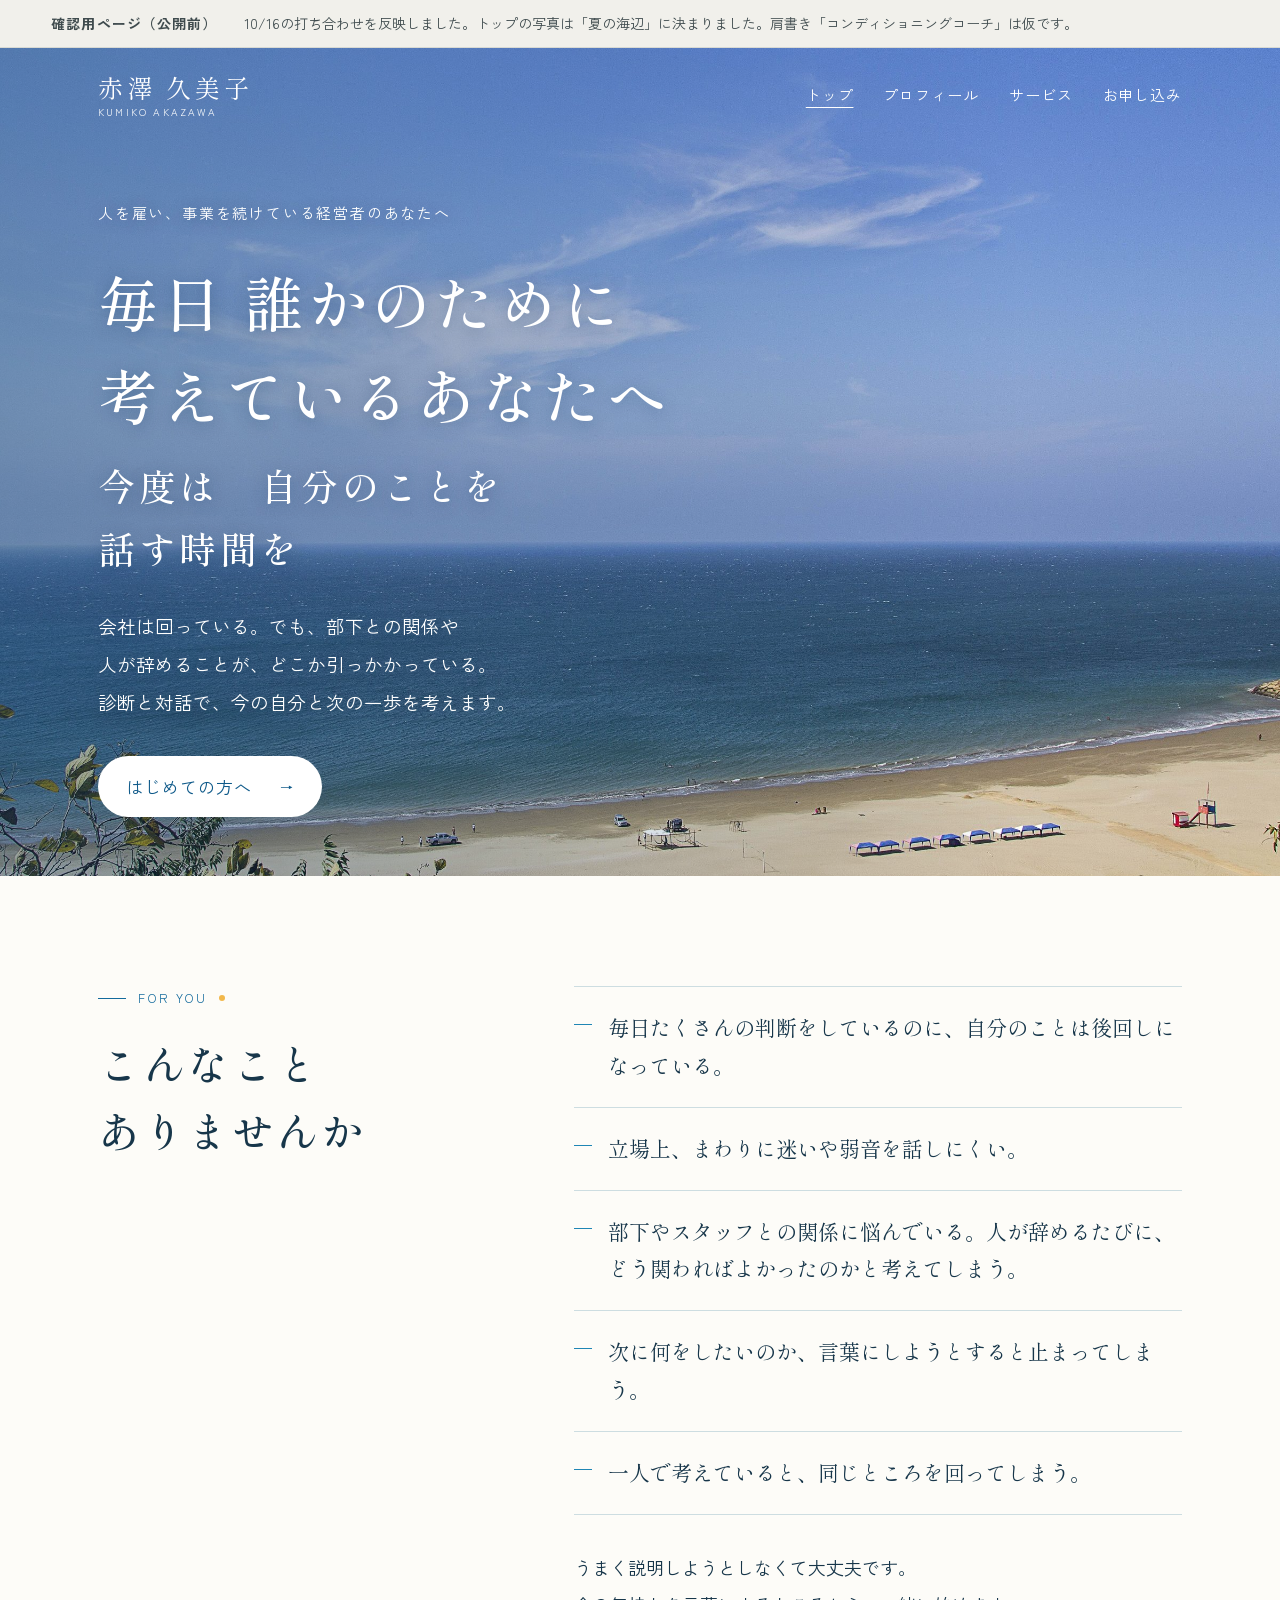
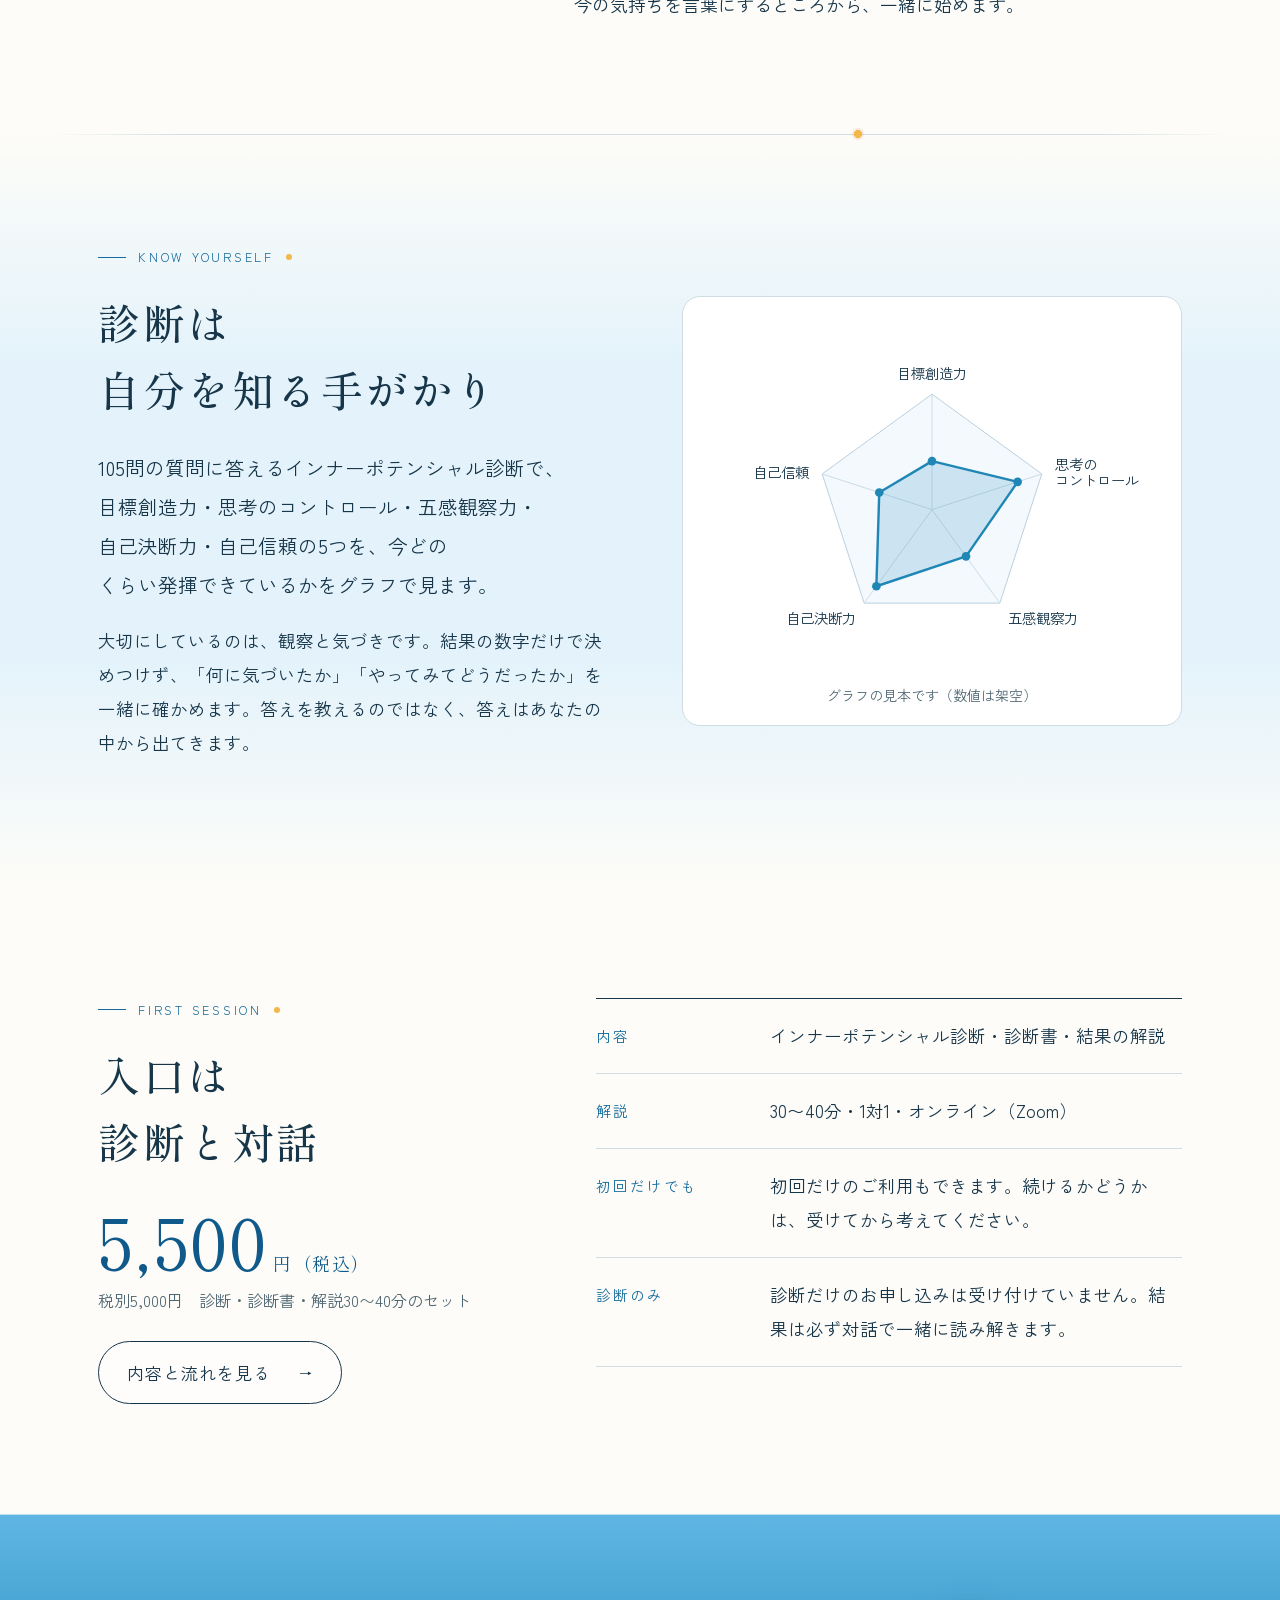
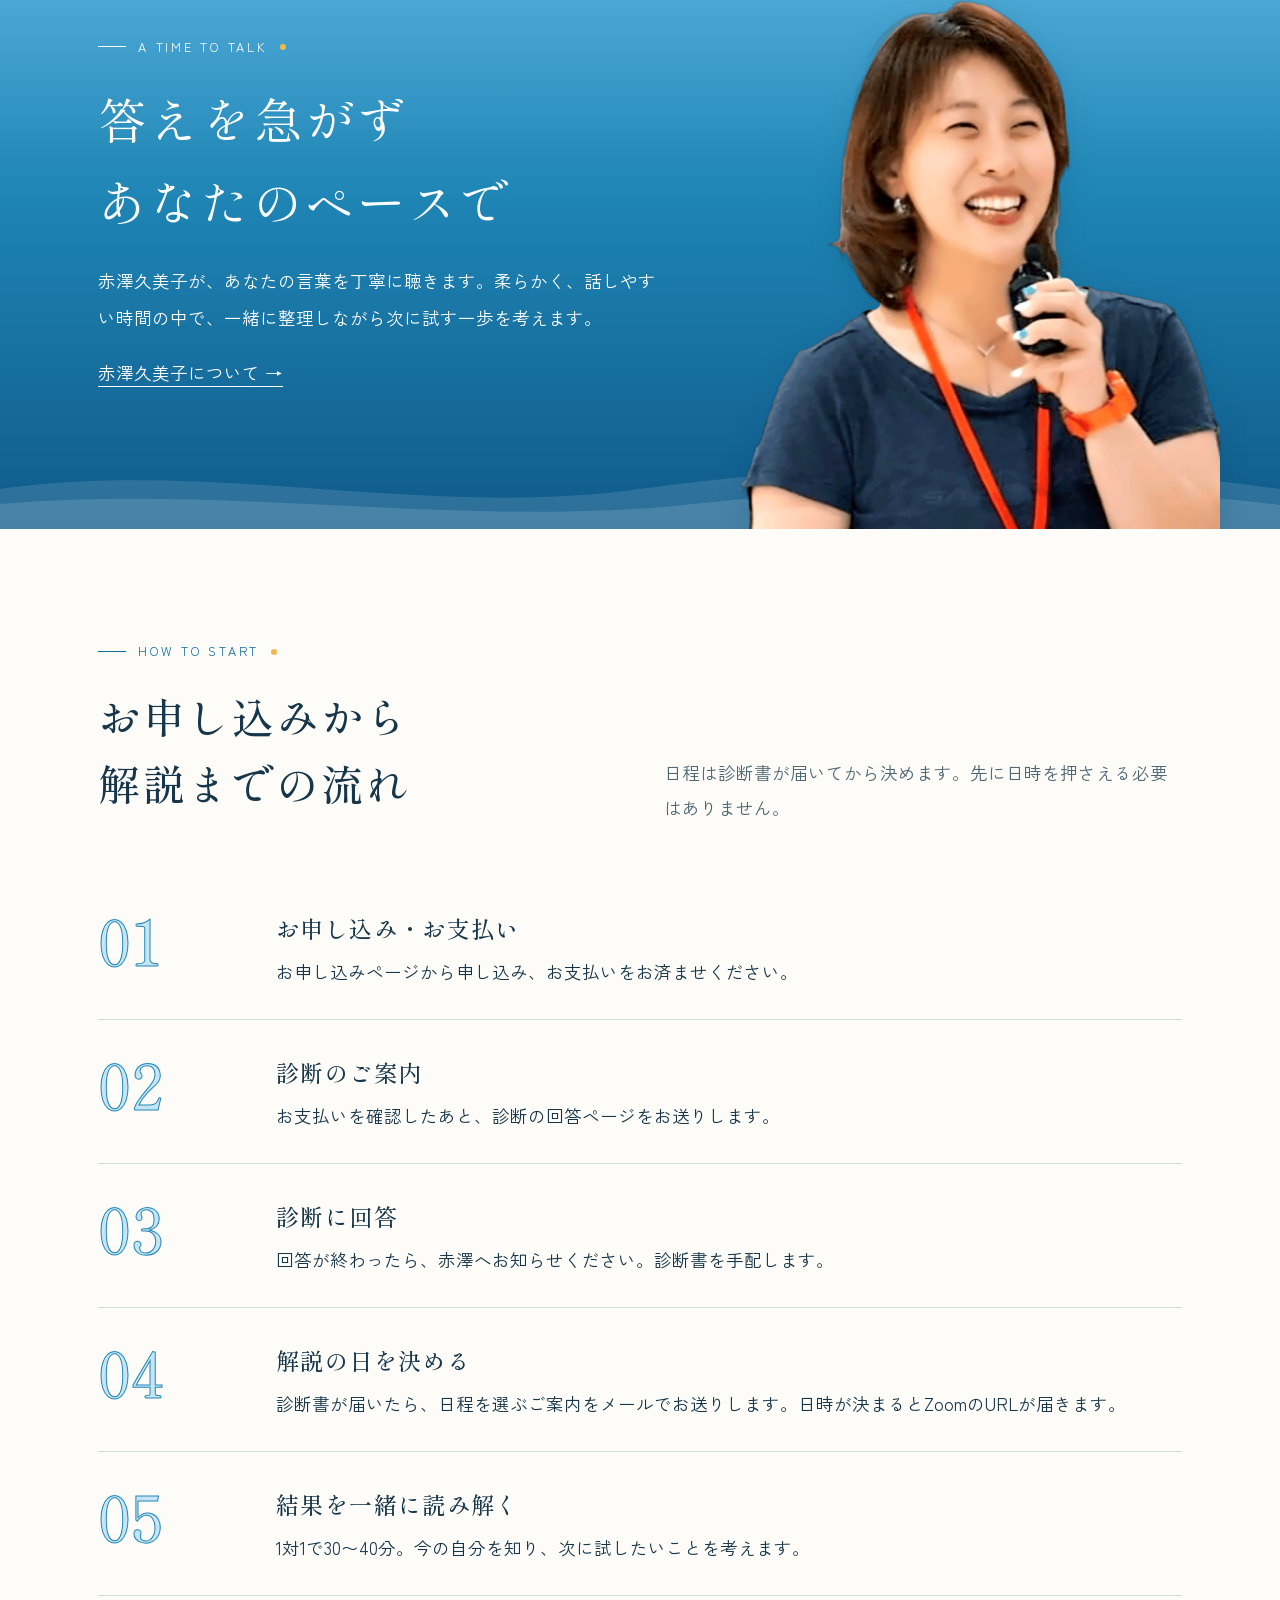
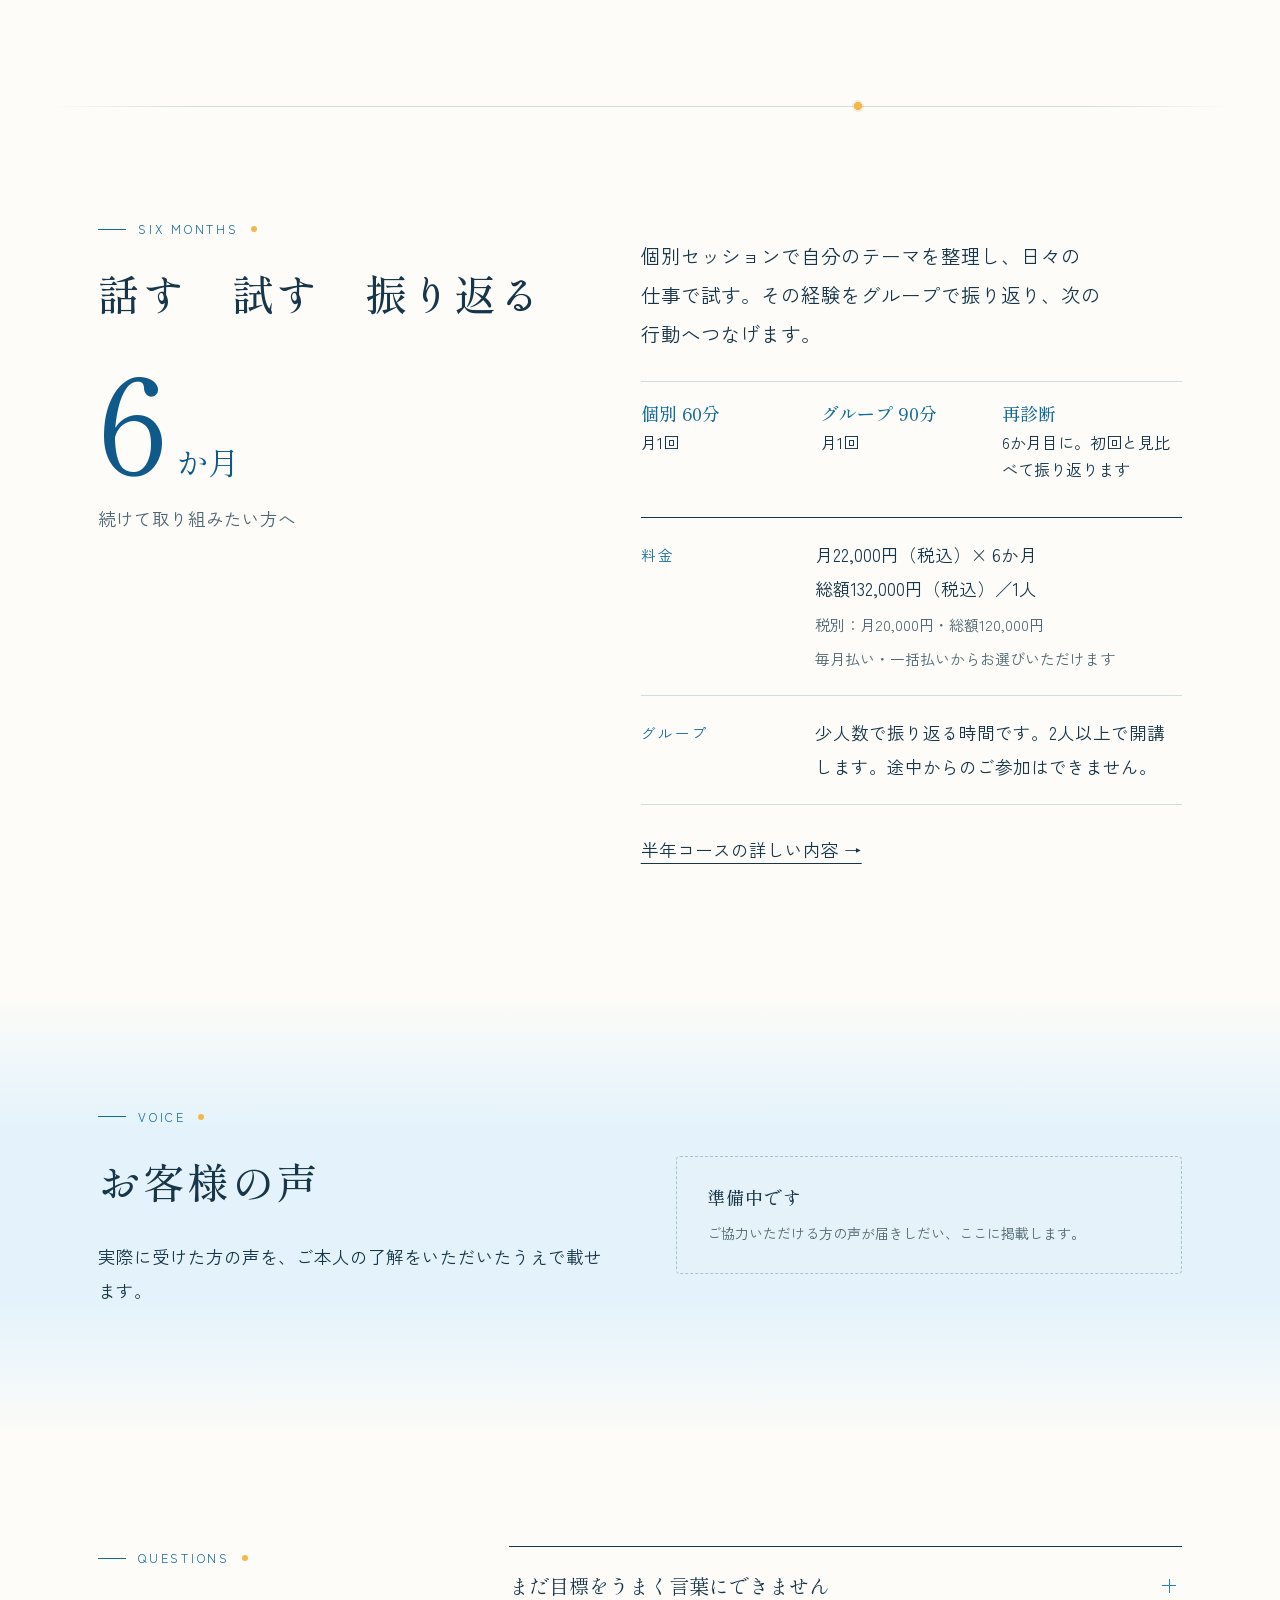
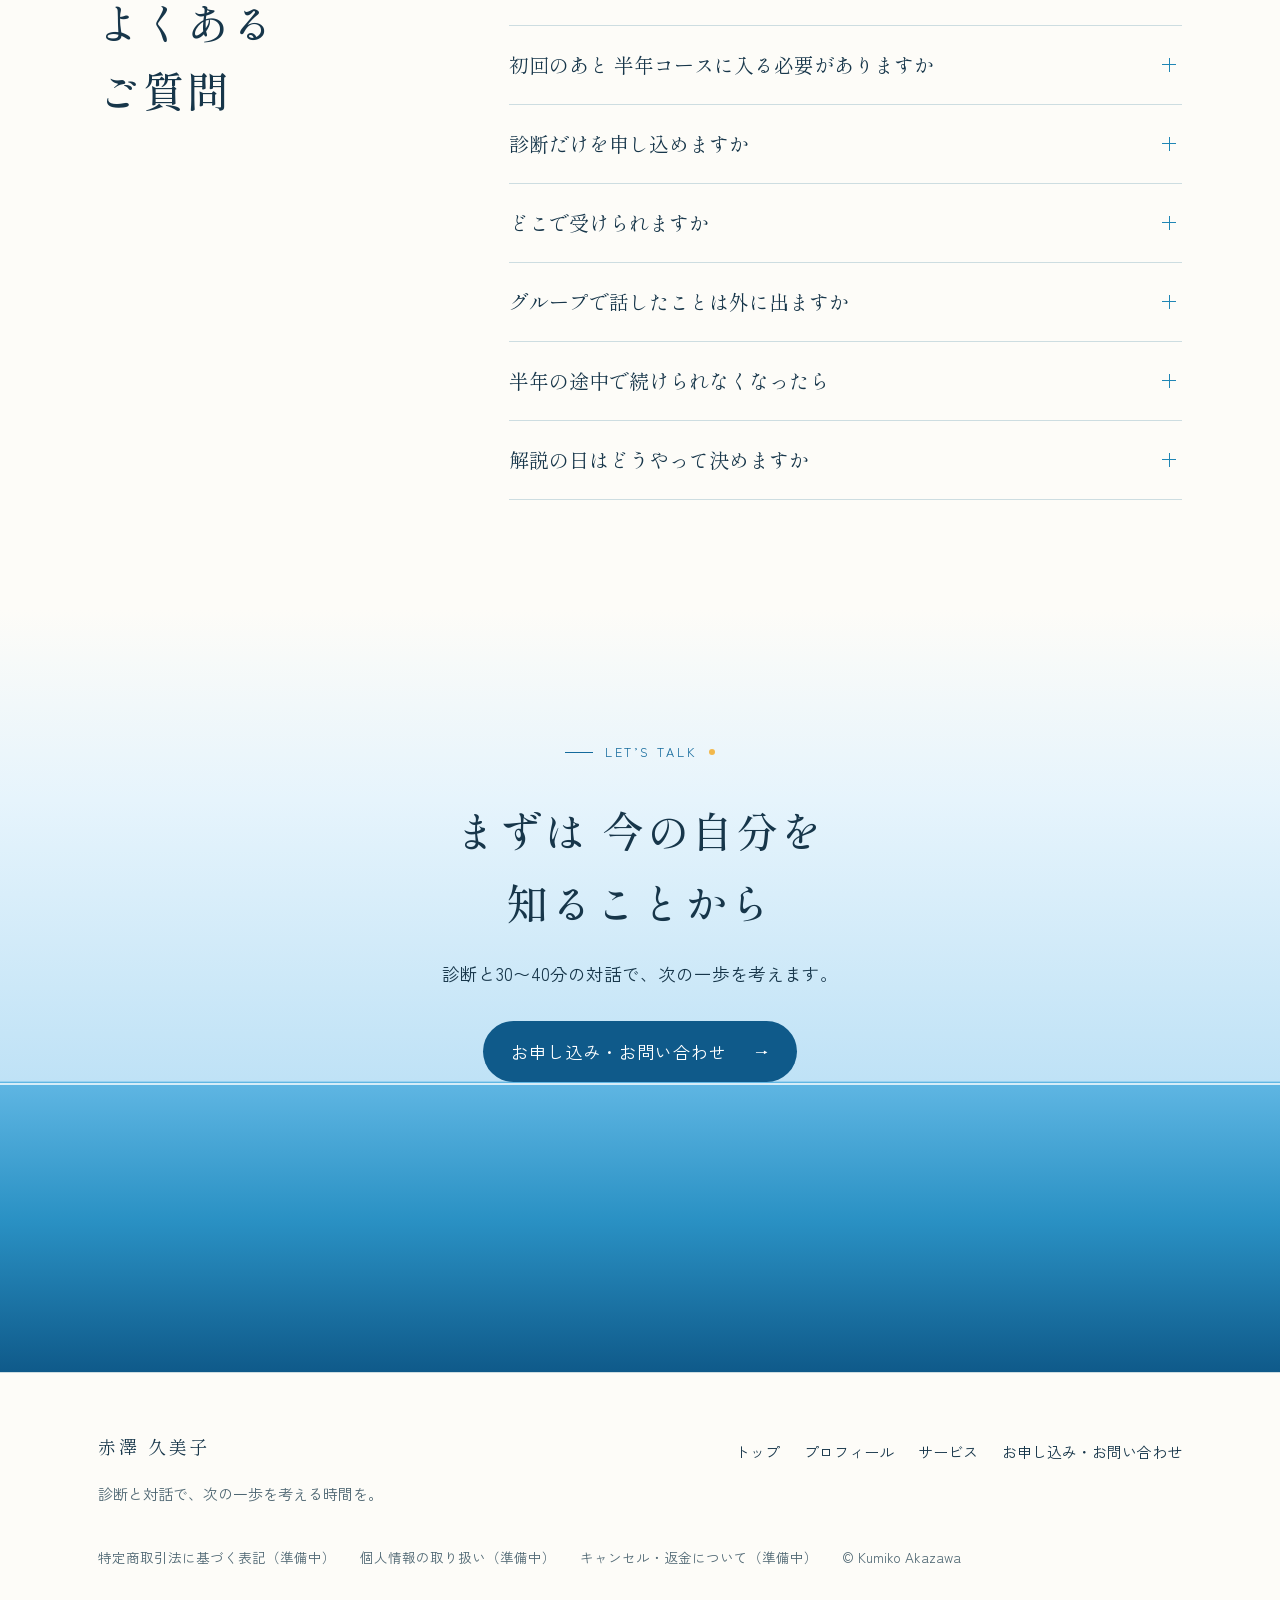
<file: index.html>
<!doctype html>
<html lang="ja"><head><meta charset="utf-8"><meta name="viewport" content="width=device-width, initial-scale=1.0">
<meta name="robots" content="noindex,nofollow"><title>トップ｜赤澤久美子</title><meta name="description" content="人を雇って事業を続ける経営者の方へ。インナーポテンシャル診断と1対1の対話で、今の自分と次の一歩を考えます。">
<link rel="preconnect" href="https://fonts.googleapis.com"><link rel="preconnect" href="https://fonts.gstatic.com" crossorigin><link href="https://fonts.googleapis.com/css2?family=Shippori+Mincho:wght@500;600&family=Zen+Kaku+Gothic+New:wght@400;500&display=swap" rel="stylesheet"><link rel="stylesheet" href="style.css"></head>
<body class="home fv-s3"><a href="#main" class="skip">本文へ</a>
<div class="review"><p><strong>確認用ページ（公開前）</strong>　10/16の打ち合わせを反映しました。トップの写真は「夏の海辺」に決まりました。肩書き「コンディショニングコーチ」は仮です。</p></div>
<header class="site-head"><div class="wrap"><a class="brand" href="index.html">赤澤 久美子<small>KUMIKO AKAZAWA</small></a><nav class="gnav" aria-label="サイトメニュー"><a href="index.html" aria-current="page">トップ</a><a href="profile.html">プロフィール</a><a href="services.html">サービス</a><a href="contact.html">お申し込み</a></nav></div></header>
<main id="main">
<section class="hero"><div class="photo-bg" aria-hidden="true"></div><div class="scene" aria-hidden="true"><svg viewBox="0 0 1440 900" preserveAspectRatio="xMidYMid slice">
<defs>
<linearGradient id="sky" x1="0" y1="0" x2="0" y2="1"><stop offset="0" stop-color="#b9dbea"/><stop offset=".45" stop-color="#dcedf4"/><stop offset=".6" stop-color="#f4f1ea"/><stop offset=".64" stop-color="#fbe9da"/></linearGradient>
<linearGradient id="sea" x1="0" y1="0" x2="0" y2="1"><stop offset="0" stop-color="#b4d8e2"/><stop offset=".25" stop-color="#8cc2d2"/><stop offset=".65" stop-color="#4b95ab"/><stop offset="1" stop-color="#23657b"/></linearGradient>
<radialGradient id="sun"><stop offset="0" stop-color="#fff4e6"/><stop offset=".35" stop-color="#fbd6b2"/><stop offset=".36" stop-color="#fbd6b2" stop-opacity=".55"/><stop offset="1" stop-color="#fbe6d4" stop-opacity="0"/></radialGradient>
<linearGradient id="path" x1="0" y1="0" x2="0" y2="1"><stop offset="0" stop-color="#fff3e4" stop-opacity=".9"/><stop offset="1" stop-color="#fff3e4" stop-opacity="0"/></linearGradient>
<filter id="soft"><feGaussianBlur stdDeviation="14"/></filter><filter id="haze"><feGaussianBlur stdDeviation="10"/></filter>
</defs>
<rect width="1440" height="900" fill="url(#sky)"/>
<circle cx="880" cy="560" r="150" fill="url(#sun)"/>
<g fill="#fff" filter="url(#soft)">
<g class="cloud"><ellipse cx="200" cy="150" rx="170" ry="34" opacity=".85"/><ellipse cx="290" cy="132" rx="90" ry="30" opacity=".7"/></g>
<g class="cloud c2"><ellipse cx="900" cy="250" rx="220" ry="30" opacity=".7"/><ellipse cx="1010" cy="236" rx="110" ry="26" opacity=".6"/></g>
<g class="cloud c3"><ellipse cx="520" cy="380" rx="150" ry="18" opacity=".55"/></g>
<g class="cloud-extra"><g class="cloud"><ellipse cx="1180" cy="110" rx="200" ry="40" opacity=".8"/></g><g class="cloud c2"><ellipse cx="420" cy="300" rx="240" ry="36" opacity=".75"/></g><g class="cloud c3"><ellipse cx="760" cy="470" rx="260" ry="26" opacity=".6"/></g></g>
</g>
<g class="sea-group">
<rect y="560" width="1440" height="560" fill="url(#sea)"/>
<rect y="559.5" width="1440" height="1.2" fill="#ffffff" opacity=".85"/>
<polygon points="860,562 900,562 960,900 800,900" fill="url(#path)" opacity=".38" filter="url(#haze)"/>
<g stroke="#fff" stroke-linecap="round">
<line class="glint" x1="858" y1="582" x2="896" y2="582" stroke-width="1.6" opacity=".6"/>
<line class="glint g2" x1="842" y1="604" x2="878" y2="604" stroke-width="1.8"/>
<line class="glint g3" x1="884" y1="618" x2="930" y2="618" stroke-width="1.8"/>
<line class="glint" x1="826" y1="652" x2="872" y2="652" stroke-width="2.2"/>
<line class="glint g2" x1="894" y1="676" x2="950" y2="676" stroke-width="2.2"/>
<line class="glint g3" x1="812" y1="722" x2="868" y2="722" stroke-width="2.6"/>
<line class="glint" x1="900" y1="760" x2="974" y2="760" stroke-width="2.6"/>
<line class="glint g2" x1="790" y1="820" x2="860" y2="820" stroke-width="3"/>
<line class="glint g3" x1="904" y1="858" x2="990" y2="858" stroke-width="3"/>
</g>
<g fill="none" stroke="#ffffff" stroke-width="1.4" opacity=".28" class="swell">
<path d="M0 640 C 180 628 360 652 540 640 S 900 628 1080 640 S 1320 652 1440 640"/>
<path d="M0 720 C 200 704 400 736 600 720 S 1000 704 1200 720 S 1380 732 1440 726"/>
<path d="M0 820 C 220 800 440 840 660 820 S 1100 800 1320 820 L 1440 816"/>
</g>
</g>
</svg></div>
<div class="hero-inner"><div class="hero-copy">
<p class="eyebrow">人を雇い、事業を続けている経営者のあなたへ</p>
<h1>毎日 誰かのために<br>考えているあなたへ<span class="soft">今度は　自分のことを<br class="sp">話す時間を</span></h1>
<p class="lead">会社は回っている。でも、部下との関係や<br>人が辞めることが、どこか引っかかっている。<br>診断と対話で、今の自分と次の一歩を考えます。</p>
<a class="btn btn-main" href="services.html#entry">はじめての方へ<span class="arw">→</span></a>
</div>
<figure class="hero-photo"><img src="assets/sprout.jpg" width="1800" height="1200" alt="土に根を下ろし、緑の葉を広げる小さな苗"><figcaption>ここから、少しずつ。（仮の写真）</figcaption></figure>
</div>
<p class="hero-note">— the horizon, your next step</p>
</section>

<section class="section"><div class="wrap letter">
<div class="rv"><p class="kicker">FOR YOU</p><h2>こんなこと<br>ありませんか</h2></div>
<div class="rv"><ul class="letter-list">
<li>毎日たくさんの判断をしているのに、自分のことは後回しになっている。</li>
<li>立場上、まわりに迷いや弱音を話しにくい。</li>
<li>部下やスタッフとの関係に悩んでいる。人が辞めるたびに、どう関わればよかったのかと考えてしまう。</li>
<li>次に何をしたいのか、言葉にしようとすると止まってしまう。</li>
<li>一人で考えていると、同じところを回ってしまう。</li>
</ul>
<p class="letter-after">うまく説明しようとしなくて大丈夫です。<br>今の気持ちを言葉にするところから、一緒に始めます。</p></div>
</div></section>
<div class="horizon" aria-hidden="true"></div>
<section class="section know"><div class="wrap know-grid">
<div class="rv"><p class="kicker">KNOW YOURSELF</p><h2>診断は<br>自分を知る手がかり</h2>
<p class="lead">105問の質問に答えるインナーポテンシャル診断で、目標創造力・思考のコントロール・五感観察力・自己決断力・自己信頼の5つを、今どのくらい発揮できているかをグラフで見ます。</p>
<p>大切にしているのは、観察と気づきです。結果の数字だけで決めつけず、「何に気づいたか」「やってみてどうだったか」を一緒に確かめます。答えを教えるのではなく、答えはあなたの中から出てきます。</p></div>
<figure class="chart-frame rv"><svg viewBox="-40 -6 480 372" role="img" aria-label="5つの項目のグラフの見本（目標創造力・思考のコントロール・五感観察力・自己決断力・自己信頼）"><g font-family="Zen Kaku Gothic New,Yu Gothic,sans-serif" font-size="15" fill="#17364a"><polygon points="200.0,166.0 222.8,182.6 214.1,209.4 185.9,209.4 177.2,182.6" fill="none" stroke="#b9cfdc" stroke-width="1"/><polygon points="200.0,142.0 245.7,175.2 228.2,228.8 171.8,228.8 154.3,175.2" fill="none" stroke="#b9cfdc" stroke-width="1"/><polygon points="200.0,118.0 268.5,167.8 242.3,248.2 157.7,248.2 131.5,167.8" fill="none" stroke="#b9cfdc" stroke-width="1"/><polygon points="200.0,94.0 291.3,160.3 256.4,267.7 143.6,267.7 108.7,160.3" fill="none" stroke="#b9cfdc" stroke-width="1"/><polygon points="200.0,70.0 314.1,152.9 270.5,287.1 129.5,287.1 85.9,152.9" fill="#f3f9fd" stroke="#b9cfdc" stroke-width="1"/><line x1="200" y1="190" x2="200.0" y2="70.0" stroke="#c9dbe5"/><line x1="200" y1="190" x2="314.1" y2="152.9" stroke="#c9dbe5"/><line x1="200" y1="190" x2="270.5" y2="287.1" stroke="#c9dbe5"/><line x1="200" y1="190" x2="129.5" y2="287.1" stroke="#c9dbe5"/><line x1="200" y1="190" x2="85.9" y2="152.9" stroke="#c9dbe5"/><polygon points="200.0,139.6 289.0,161.1 235.3,238.5 142.2,269.6 145.2,172.2" fill="rgba(31,134,181,.18)" stroke="#1f86b5" stroke-width="2.5" stroke-linejoin="round"/><circle cx="200.0" cy="139.6" r="4.5" fill="#1f86b5"/><circle cx="289.0" cy="161.1" r="4.5" fill="#1f86b5"/><circle cx="235.3" cy="238.5" r="4.5" fill="#1f86b5"/><circle cx="142.2" cy="269.6" r="4.5" fill="#1f86b5"/><circle cx="145.2" cy="172.2" r="4.5" fill="#1f86b5"/><text x="200.0" y="54.0" text-anchor="middle"><tspan x="200.0" dy="0">目標創造力</tspan></text><text x="328.1" y="148.9" text-anchor="start"><tspan x="328.1" dy="0">思考の</tspan><tspan x="328.1" dy="17">コントロール</tspan></text><text x="278.5" y="309.1" text-anchor="start"><tspan x="278.5" dy="0">五感観察力</tspan></text><text x="121.5" y="309.1" text-anchor="end"><tspan x="121.5" dy="0">自己決断力</tspan></text><text x="71.9" y="156.9" text-anchor="end"><tspan x="71.9" dy="0">自己信頼</tspan></text></g></svg><figcaption>グラフの見本です（数値は架空）</figcaption></figure>
</div></section>

<section class="section" id="first"><div class="wrap offer">
<div class="rv"><p class="kicker">FIRST SESSION</p><h2>入口は<br>診断と対話</h2><p class="price-big">5,500<small>円（税込）</small></p><p class="price-sub">税別5,000円　診断・診断書・解説30〜40分のセット</p>
<a class="btn btn-line" href="services.html#entry">内容と流れを見る<span class="arw">→</span></a></div>
<dl class="index-list rv">
<div><dt>内容</dt><dd>インナーポテンシャル診断・診断書・結果の解説</dd></div>
<div><dt>解説</dt><dd>30〜40分・<span class="nw">1対1</span>・オンライン（Zoom）</dd></div>
<div><dt>初回だけでも</dt><dd>初回だけのご利用もできます。続けるかどうかは、受けてから考えてください。</dd></div>
<div><dt>診断のみ</dt><dd>診断だけのお申し込みは受け付けていません。結果は必ず対話で一緒に読み解きます。</dd></div>
</dl></div></section>

<section class="band band-person"><div class="wrap rv">
<figure class="band-face"><img src="assets/akazawa-portrait.png" width="1200" height="1500" alt="笑顔で話す赤澤久美子"></figure>
<p class="kicker" style="color:#fff">A TIME TO TALK</p>
<p class="big">答えを急がず<br>あなたのペースで</p>
<p>赤澤久美子が、あなたの言葉を丁寧に聴きます。柔らかく、話しやすい時間の中で、一緒に整理しながら次に試す一歩を考えます。</p>
<p><a href="profile.html">赤澤久美子について →</a></p></div>
<svg class="waves" viewBox="0 0 1440 90" preserveAspectRatio="none" aria-hidden="true"><path d="M0 50 C 240 20 480 80 720 50 S 1200 20 1440 50 V90 H0Z" fill="#fff" opacity=".35"/><path d="M0 65 C 260 45 520 90 780 65 S 1240 45 1440 66 V90 H0Z" fill="#fff" opacity=".5"/></svg>
</section>

<section class="section"><div class="wrap">
<div class="flow-head rv"><div><p class="kicker">HOW TO START</p><h2>お申し込みから<br>解説までの流れ</h2></div><p class="muted">日程は診断書が届いてから決めます。先に日時を押さえる必要はありません。</p></div>
<ol class="steps"><li class="rv"><div><h3>お申し込み・お支払い</h3><p>お申し込みページから申し込み、お支払いをお済ませください。</p></div></li><li class="rv"><div><h3>診断のご案内</h3><p>お支払いを確認したあと、診断の回答ページをお送りします。</p></div></li><li class="rv"><div><h3>診断に回答</h3><p>回答が終わったら、赤澤へお知らせください。診断書を手配します。</p></div></li><li class="rv"><div><h3>解説の日を決める</h3><p>診断書が届いたら、日程を選ぶご案内をメールでお送りします。日時が決まるとZoomのURLが届きます。</p></div></li><li class="rv"><div><h3>結果を一緒に読み解く</h3><p><span class="nw">1対1</span>で30〜40分。今の自分を知り、次に試したいことを考えます。</p></div></li></ol>
</div></section>
<div class="horizon" aria-hidden="true"></div>
<section class="section" id="ongoing"><div class="wrap course">
<div class="rv"><p class="kicker">SIX MONTHS</p><h2>話す　試す　振り返る</h2><p class="course-mark">6<span>か月</span></p>
<p class="muted">続けて取り組みたい方へ</p></div>
<div class="rv"><p class="lead">個別セッションで自分のテーマを整理し、日々の仕事で試す。その経験をグループで振り返り、次の行動へつなげます。</p>
<ul class="course-rhythm"><li><b>個別 60分</b>月1回</li><li><b>グループ 90分</b>月1回</li><li><b>再診断</b>6か月目に。初回と見比べて振り返ります</li></ul>
<dl class="index-list" style="margin-top:34px">
<div><dt>料金</dt><dd>月22,000円（税込）× 6か月<br>総額132,000円（税込）／1人<br><span class="note">税別：月20,000円・総額120,000円<br>毎月払い・一括払いからお選びいただけます</span></dd></div>
<div><dt>グループ</dt><dd>少人数で振り返る時間です。2人以上で開講します。途中からのご参加はできません。</dd></div>
</dl>
<p style="margin-top:28px"><a href="services.html#ongoing">半年コースの詳しい内容 →</a></p></div>
</div></section>

<section class="section know"><div class="wrap know-grid">
<div class="rv"><p class="kicker">VOICE</p><h2>お客様の声</h2><p>実際に受けた方の声を、ご本人の了解をいただいたうえで載せます。</p></div>
<div class="rv"><div class="pending-box"><h3>準備中です</h3><p>ご協力いただける方の声が届きしだい、ここに掲載します。</p></div></div>
</div></section>
<section class="section" id="faq"><div class="wrap faq-grid">
<div class="rv"><p class="kicker">QUESTIONS</p><h2>よくある<br>ご質問</h2></div>
<div class="rv"><details><summary>まだ目標をうまく言葉にできません</summary><p>今気になっていることや、考えがまとまらないところからお話しいただけます。</p></details><details><summary>初回のあと 半年コースに入る必要がありますか</summary><p>初回だけで終えることもできます。続けたい方には、半年コースをご案内します。</p></details><details><summary>診断だけを申し込めますか</summary><p>診断と解説はセットでお届けしています。診断のみのお申し込みは受け付けていません。診断の回答ページは、このホームページからお申し込み・お支払いいただいた方にお送りします。</p></details><details><summary>どこで受けられますか</summary><p>初回の解説はオンライン（Zoom）で、赤澤と<span class="nw">1対1</span>で行います。対面をご希望の方は、ご相談ください。</p></details><details><summary>グループで話したことは外に出ますか</summary><p>グループで出た話は外に出しません。振り返りのための録画は、参加する皆さんの了解をいただいたうえで行い、外には渡しません。</p></details><details><summary>半年の途中で続けられなくなったら</summary><p>途中でやめた場合の返金はありません。お仕事などで参加できない月は、事前にご連絡いただければお休みにして、都合がよくなったときに再開できます。</p></details><details><summary>解説の日はどうやって決めますか</summary><p>診断書が届いたら、日程を選ぶご案内をメールでお送りします。日時が決まるとZoomの参加URLが届き、前日にもお知らせが届きます。</p></details></div></div></section>

<section class="closing"><div class="wrap rv">
<p class="kicker" style="justify-content:center">LET’S TALK</p>
<h2>まずは 今の自分を<br>知ることから</h2>
<p>診断と30〜40分の対話で、次の一歩を考えます。</p>
<a class="btn btn-main" href="contact.html">お申し込み・お問い合わせ<span class="arw">→</span></a>
<div class="space"></div></div></section>
</main>
<footer class="site-foot"><div class="wrap">
<div><p class="foot-brand">赤澤 久美子</p><p class="note">診断と対話で、次の一歩を考える時間を。</p></div>
<nav class="foot-nav" aria-label="フッターメニュー"><a href="index.html" aria-current="page">トップ</a><a href="profile.html">プロフィール</a><a href="services.html">サービス</a><a href="contact.html">お申し込み・お問い合わせ</a></nav>
<div class="foot-legal"><span>特定商取引法に基づく表記（準備中）</span><span>個人情報の取り扱い（準備中）</span><span>キャンセル・返金について（準備中）</span><span>© Kumiko Akazawa</span></div>

</div></footer>
<script src="site.js"></script></body></html>
</file>
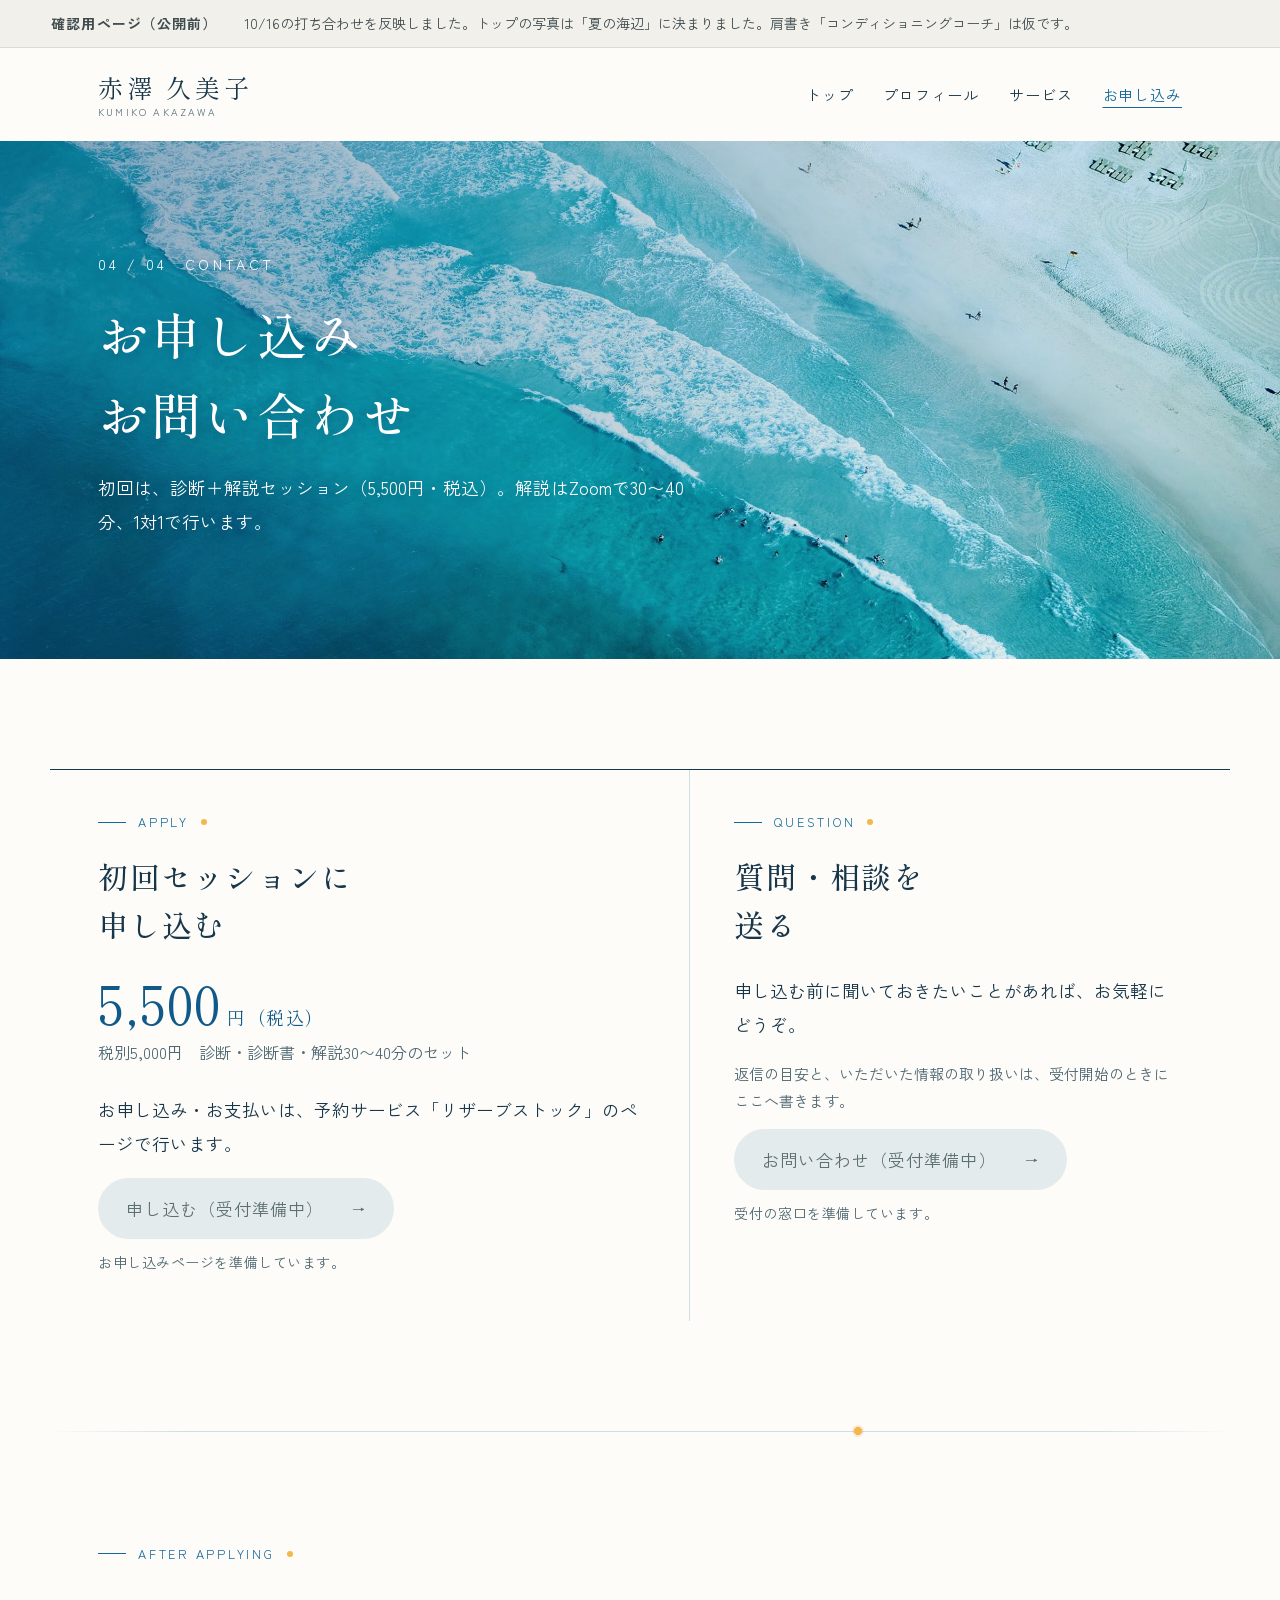
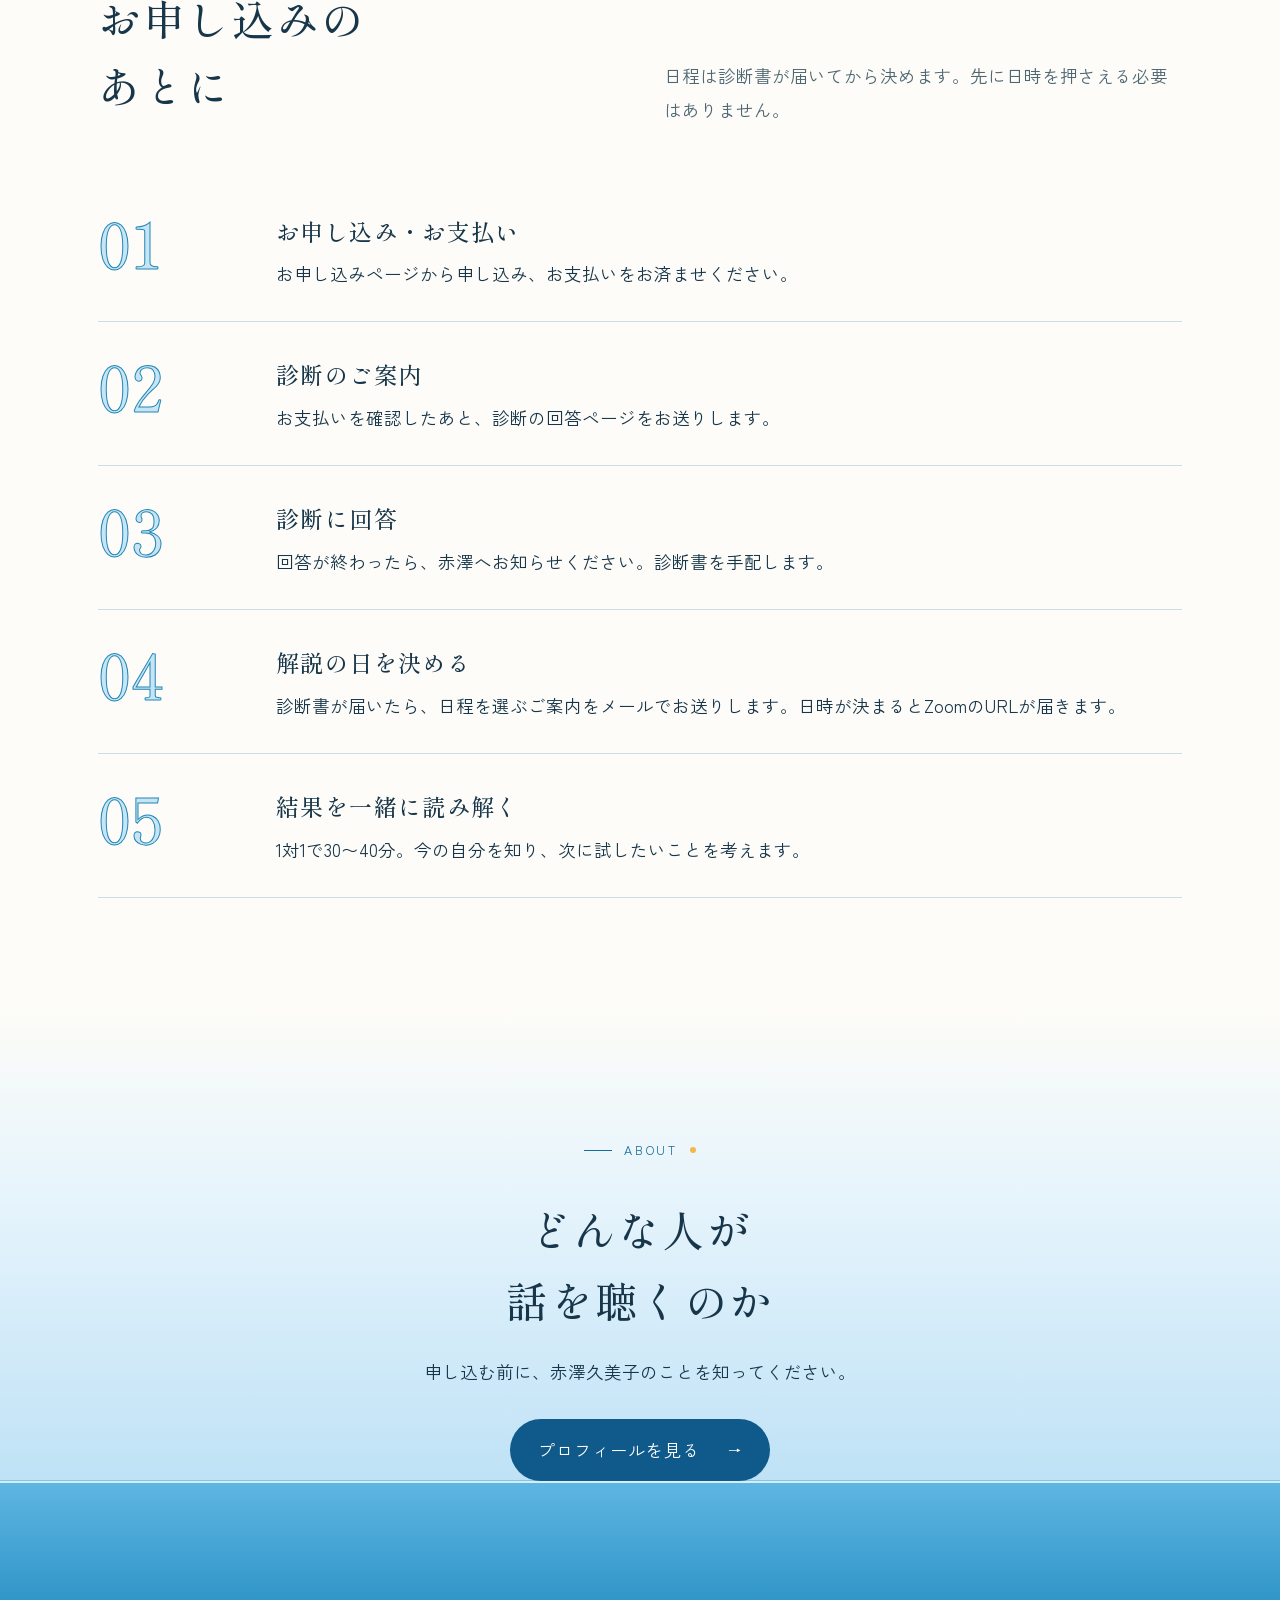
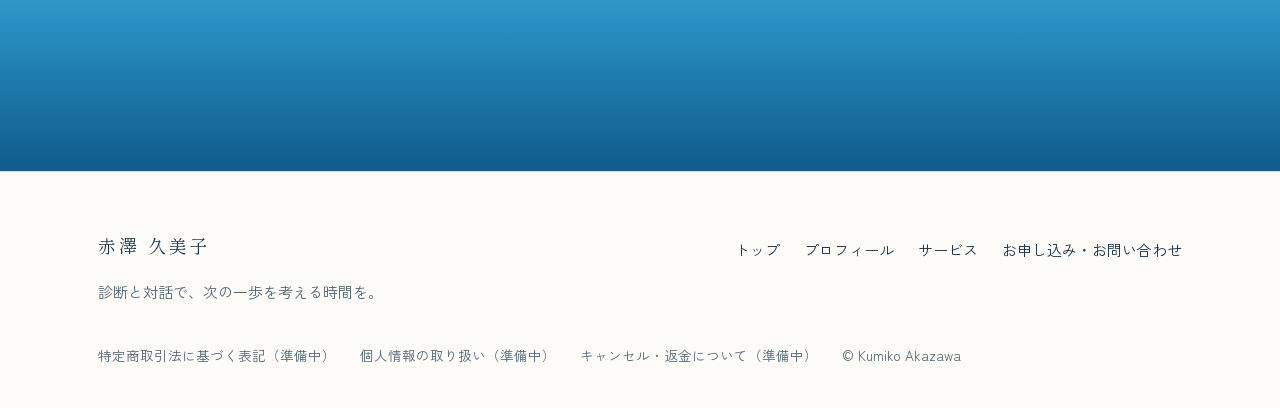
<file: contact.html>
<!doctype html>
<html lang="ja"><head><meta charset="utf-8"><meta name="viewport" content="width=device-width, initial-scale=1.0">
<meta name="robots" content="noindex,nofollow"><title>お申し込み・お問い合わせ｜赤澤久美子</title><meta name="description" content="初回の診断＋解説セッションのお申し込みと、お問い合わせの窓口です。">
<link rel="preconnect" href="https://fonts.googleapis.com"><link rel="preconnect" href="https://fonts.gstatic.com" crossorigin><link href="https://fonts.googleapis.com/css2?family=Shippori+Mincho:wght@500;600&family=Zen+Kaku+Gothic+New:wght@400;500&display=swap" rel="stylesheet"><link rel="stylesheet" href="style.css"></head>
<body class="fv-sea"><a href="#main" class="skip">本文へ</a>
<div class="review"><p><strong>確認用ページ（公開前）</strong>　10/16の打ち合わせを反映しました。トップの写真は「夏の海辺」に決まりました。肩書き「コンディショニングコーチ」は仮です。</p></div>
<header class="site-head"><div class="wrap"><a class="brand" href="index.html">赤澤 久美子<small>KUMIKO AKAZAWA</small></a><nav class="gnav" aria-label="サイトメニュー"><a href="index.html">トップ</a><a href="profile.html">プロフィール</a><a href="services.html">サービス</a><a href="contact.html" aria-current="page">お申し込み</a></nav></div></header>
<main id="main">
<section class="page-hero photo" style="--ph:url(assets/summer-aerial.jpg);--pos:center 55%"><div class="wrap"><p class="page-count">04 / 04　CONTACT</p><h1>お申し込み<br>お問い合わせ</h1>
<p class="desc">初回は、診断＋解説セッション（5,500円・税込）。解説はZoomで30〜40分、<span class="nw">1対1</span>で行います。</p></div></section>

<section class="section"><div class="wrap entries">
<div class="entry rv"><p class="kicker">APPLY</p><h2>初回セッションに<br>申し込む</h2><p class="price-big">5,500<small>円（税込）</small></p><p class="price-sub">税別5,000円　診断・診断書・解説30〜40分のセット</p>
<p>お申し込み・お支払いは、予約サービス「リザーブストック」のページで行います。</p>
<a class="btn btn-main" href="#" aria-disabled="true" data-reserve-slot>申し込む（受付準備中）<span class="arw">→</span></a><span class="btn-note">お申し込みページを準備しています。</span></div>
<div class="entry rv"><p class="kicker">QUESTION</p><h2>質問・相談を<br>送る</h2>
<p>申し込む前に聞いておきたいことがあれば、お気軽にどうぞ。</p>
<p class="note">返信の目安と、いただいた情報の取り扱いは、受付開始のときにここへ書きます。</p>
<a class="btn btn-main" href="#" aria-disabled="true" data-reserve-slot>お問い合わせ（受付準備中）<span class="arw">→</span></a><span class="btn-note">受付の窓口を準備しています。</span></div>
</div></section>
<div class="horizon" aria-hidden="true"></div>
<section class="section"><div class="wrap">
<div class="flow-head rv"><div><p class="kicker">AFTER APPLYING</p><h2>お申し込みの<br>あとに</h2></div><p class="muted">日程は診断書が届いてから決めます。先に日時を押さえる必要はありません。</p></div>
<ol class="steps"><li class="rv"><div><h3>お申し込み・お支払い</h3><p>お申し込みページから申し込み、お支払いをお済ませください。</p></div></li><li class="rv"><div><h3>診断のご案内</h3><p>お支払いを確認したあと、診断の回答ページをお送りします。</p></div></li><li class="rv"><div><h3>診断に回答</h3><p>回答が終わったら、赤澤へお知らせください。診断書を手配します。</p></div></li><li class="rv"><div><h3>解説の日を決める</h3><p>診断書が届いたら、日程を選ぶご案内をメールでお送りします。日時が決まるとZoomのURLが届きます。</p></div></li><li class="rv"><div><h3>結果を一緒に読み解く</h3><p><span class="nw">1対1</span>で30〜40分。今の自分を知り、次に試したいことを考えます。</p></div></li></ol>
</div></section>

<section class="closing"><div class="wrap rv">
<p class="kicker" style="justify-content:center">ABOUT</p>
<h2>どんな人が<br>話を聴くのか</h2>
<p>申し込む前に、赤澤久美子のことを知ってください。</p>
<a class="btn btn-main" href="profile.html">プロフィールを見る<span class="arw">→</span></a>
<div class="space"></div></div></section>
</main>
<footer class="site-foot"><div class="wrap">
<div><p class="foot-brand">赤澤 久美子</p><p class="note">診断と対話で、次の一歩を考える時間を。</p></div>
<nav class="foot-nav" aria-label="フッターメニュー"><a href="index.html">トップ</a><a href="profile.html">プロフィール</a><a href="services.html">サービス</a><a href="contact.html" aria-current="page">お申し込み・お問い合わせ</a></nav>
<div class="foot-legal"><span>特定商取引法に基づく表記（準備中）</span><span>個人情報の取り扱い（準備中）</span><span>キャンセル・返金について（準備中）</span><span>© Kumiko Akazawa</span></div>

</div></footer>
<script src="site.js"></script></body></html>
</file>
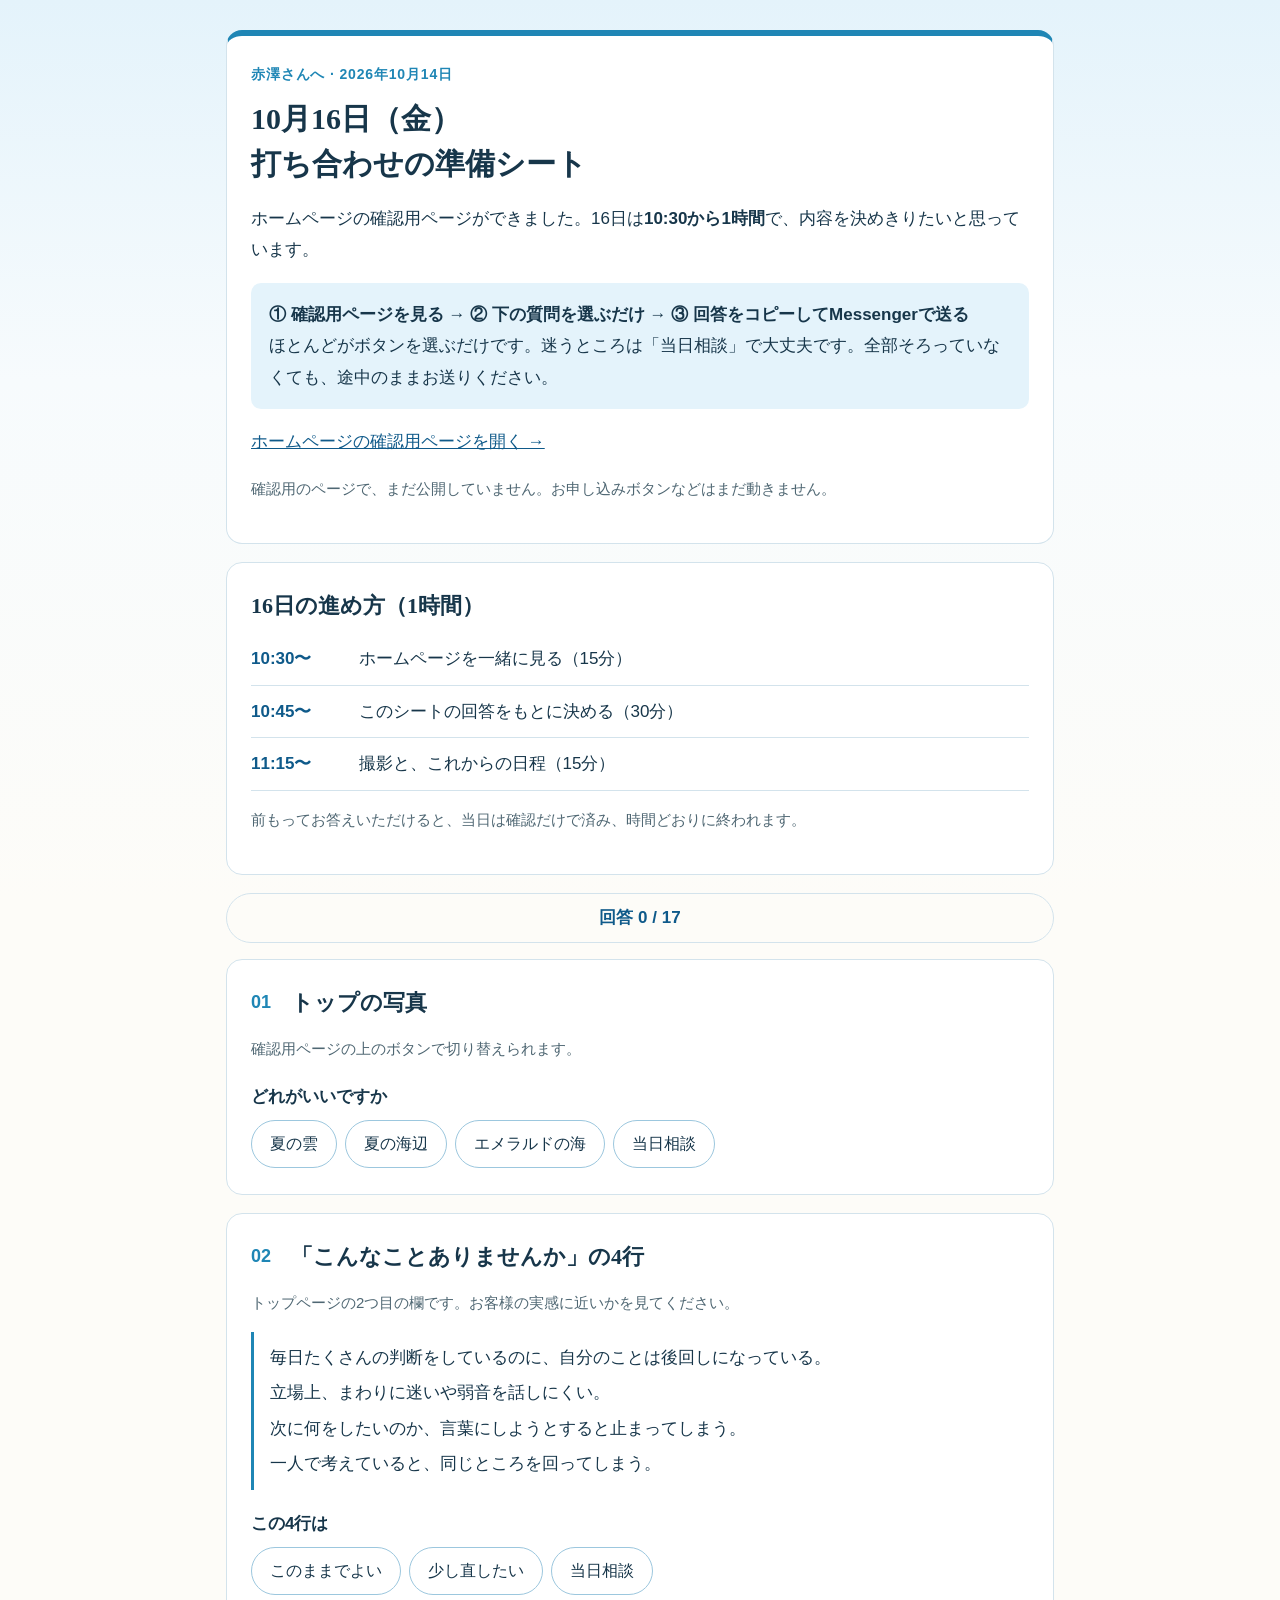
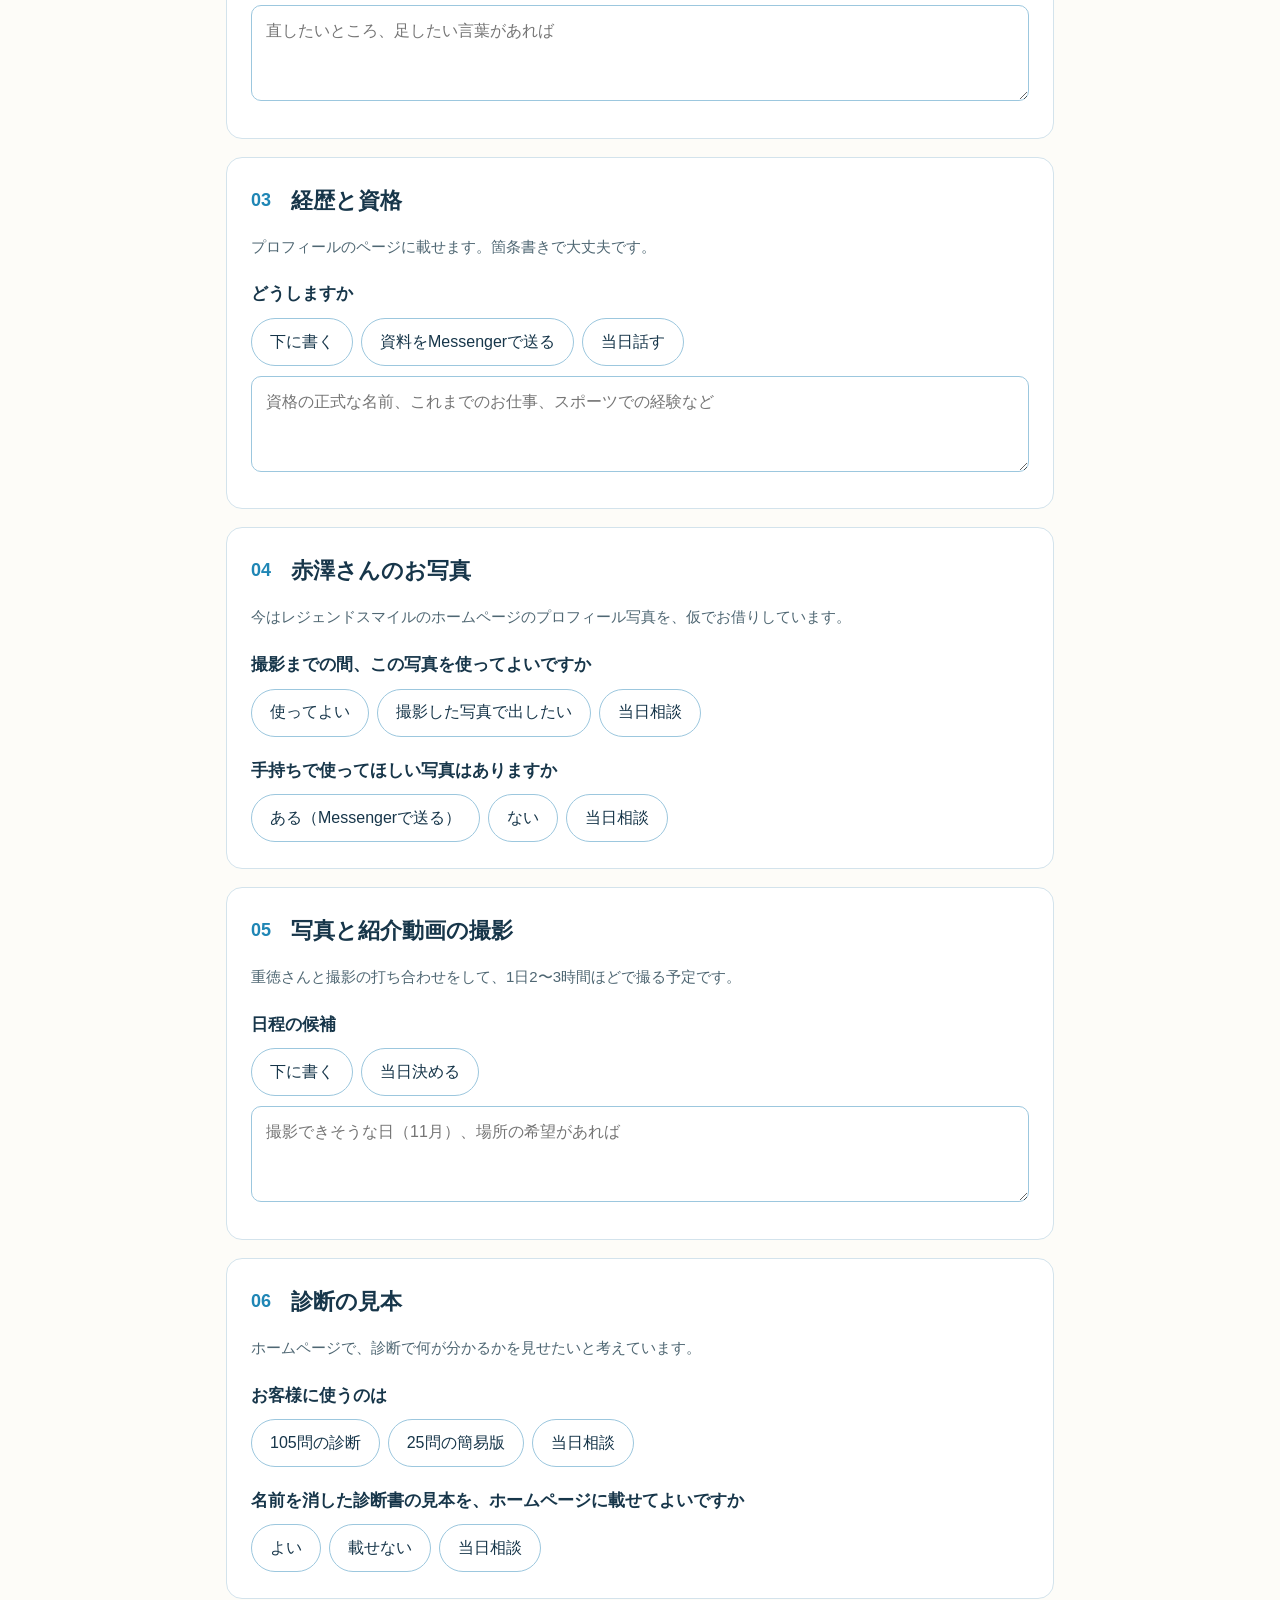
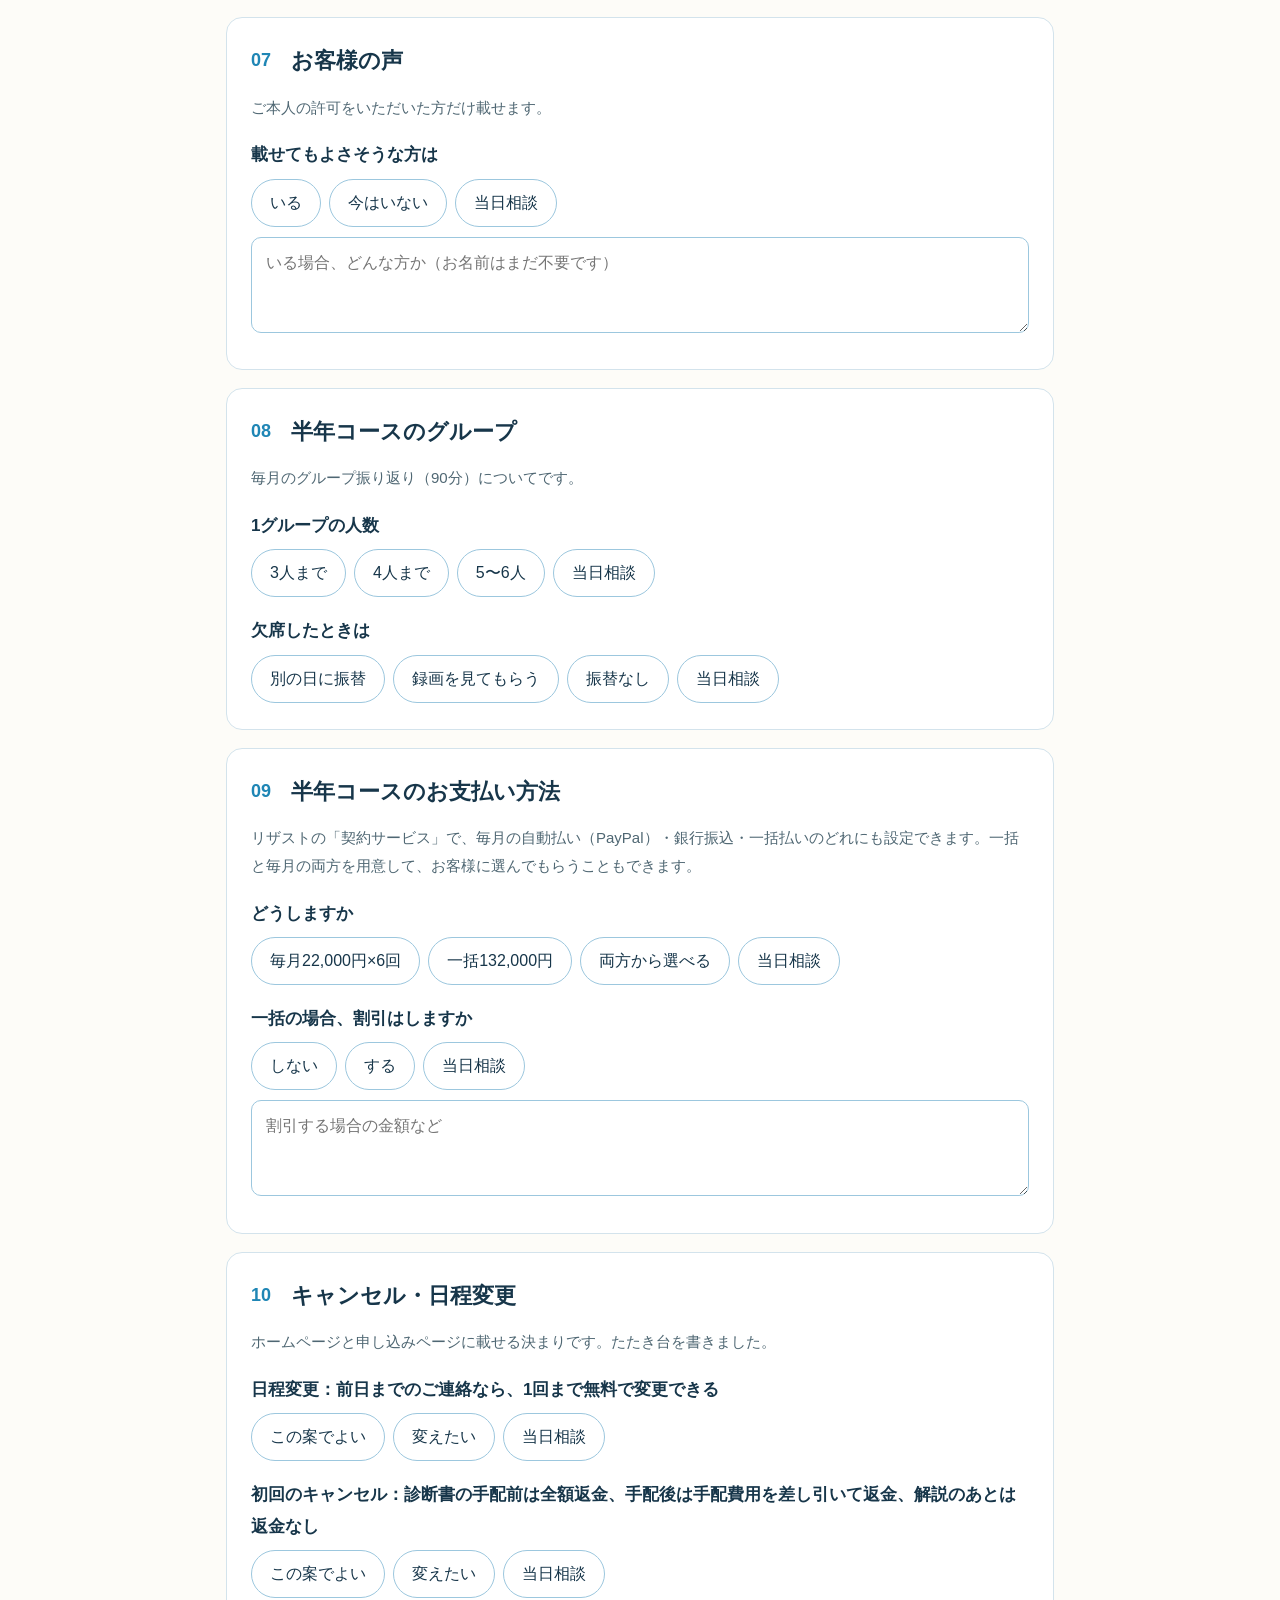
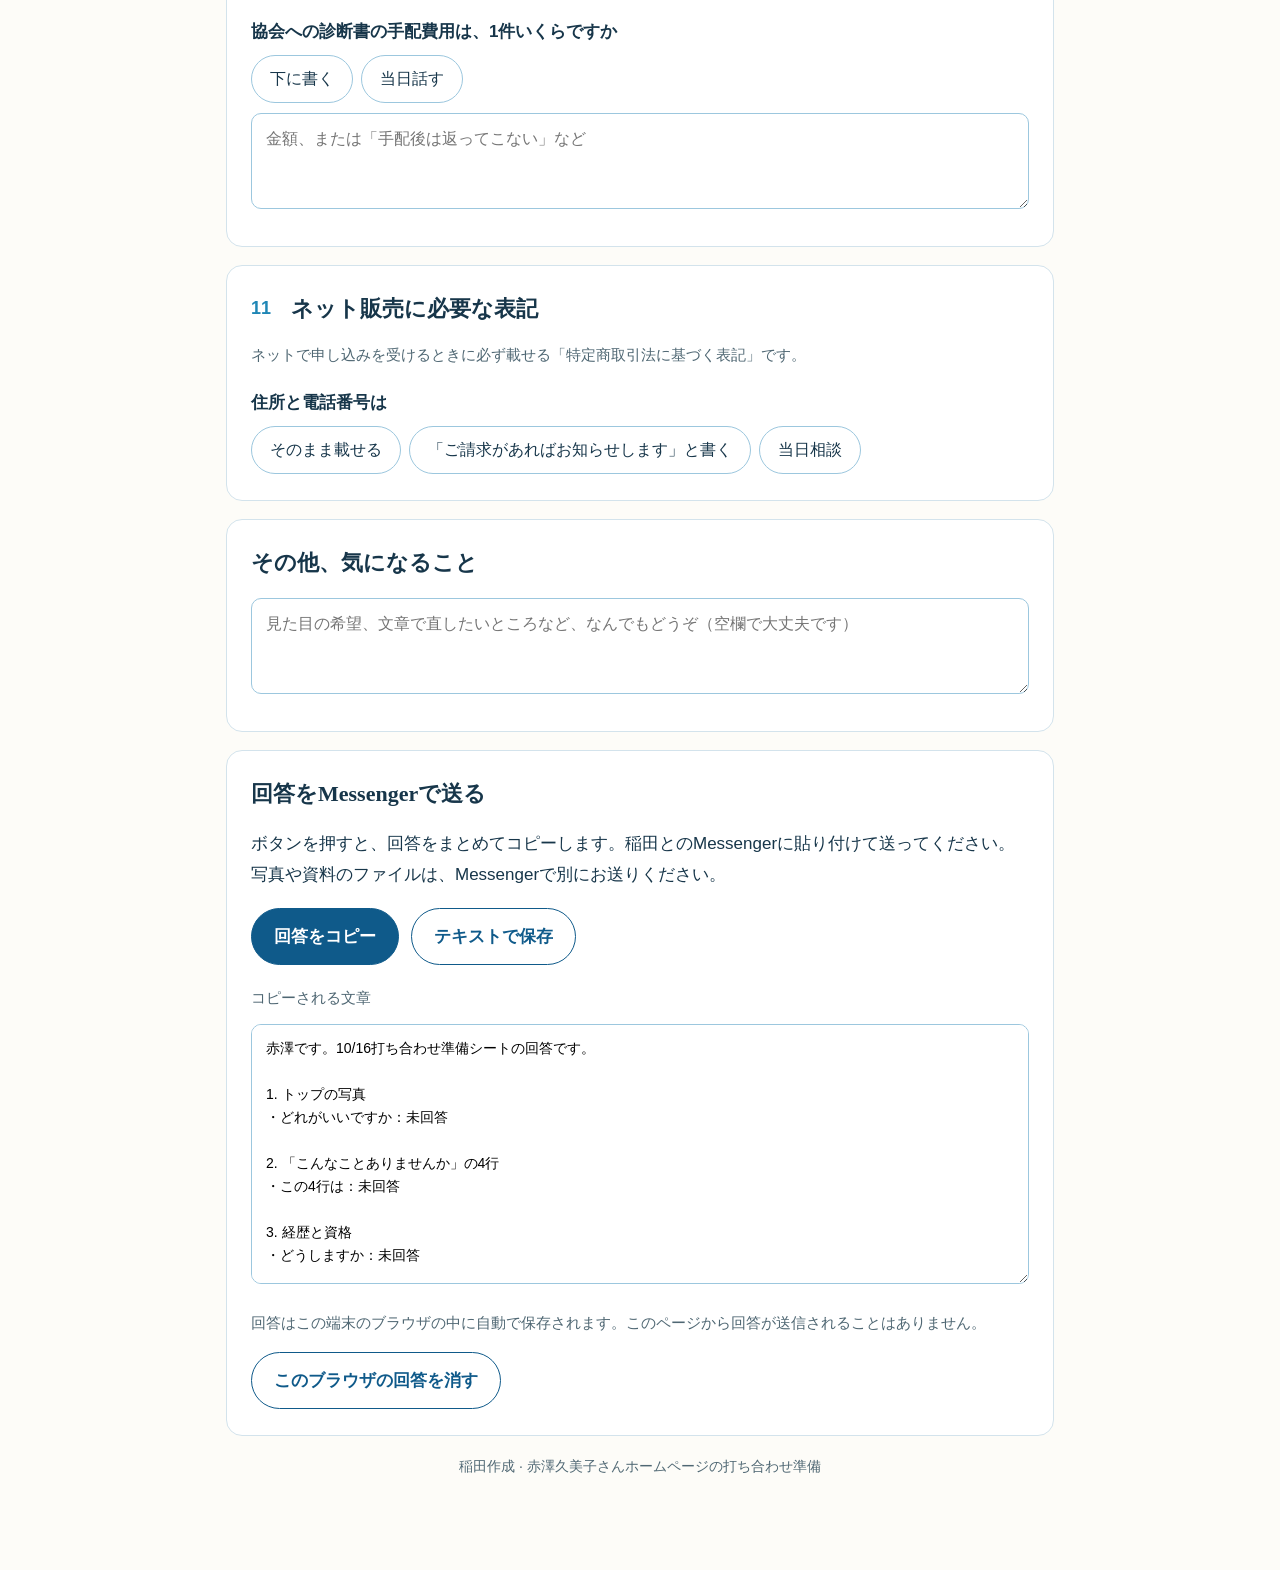
<file: junbi.html>
<!doctype html>
<html lang="ja"><head><meta charset="utf-8"><meta name="viewport" content="width=device-width, initial-scale=1.0"><meta name="robots" content="noindex,nofollow">
<title>10月16日の打ち合わせ準備シート</title>
<style>
:root{--ink:#17364a;--muted:#4f6773;--line:#d3e3ec;--sky:#e4f3fb;--sea:#1f86b5;--deep:#0f5a8a;--paper:#fdfcf8}
*{box-sizing:border-box}
body{margin:0;background:linear-gradient(180deg,#e4f3fb 0,#f7fbfd 380px,var(--paper) 900px);color:var(--ink);font:17px/1.85 'Yu Gothic','Hiragino Sans',Meiryo,sans-serif}
main{max-width:860px;margin:auto;padding:30px 16px 90px}
header,section{background:#fff;border:1px solid var(--line);border-radius:16px;padding:26px 24px;margin-bottom:18px}
header{border-top:6px solid var(--sea)}
.tag{color:var(--sea);font-weight:bold;font-size:14px;letter-spacing:.06em}
h1{font-family:'Yu Mincho','Hiragino Mincho ProN',serif;font-weight:600;font-size:30px;line-height:1.5;margin:8px 0 14px}
h2{font-family:'Yu Mincho','Hiragino Mincho ProN',serif;font-weight:600;font-size:22px;line-height:1.55;margin:0 0 8px;display:flex;gap:12px}
h2 .n{color:var(--sea);font-family:'Yu Gothic',sans-serif;font-size:18px;padding-top:3px;min-width:28px}
.note{background:var(--sky);border-radius:10px;padding:16px 18px;margin:14px 0}
.muted{font-size:15px;color:var(--muted)}
.agenda{margin:10px 0 0;padding:0;list-style:none}
.agenda li{display:flex;gap:14px;padding:10px 0;border-bottom:1px solid var(--line)}
.agenda li b{color:var(--deep);min-width:5.5em}
.sub{margin:18px 0 0}
.sub>p{font-weight:bold;margin:0 0 8px}
.chips{display:flex;flex-wrap:wrap;gap:8px}
.chips label{position:relative;display:inline-flex;align-items:center;min-height:48px;padding:8px 18px;border:1px solid #9cc7de;border-radius:30px;background:#fff;cursor:pointer;font-size:16px;line-height:1.4}
.chips input{position:absolute;opacity:0;pointer-events:none}
.chips label:has(input:checked){background:var(--deep);border-color:var(--deep);color:#fff}
.chips label:has(input:focus-visible){outline:3px solid #8fd0ef;outline-offset:2px}
textarea,input[type=text]{width:100%;margin-top:10px;padding:12px 14px;border:1px solid #9cc7de;border-radius:10px;font:inherit;font-size:16px;line-height:1.65}
textarea{min-height:96px;resize:vertical}
textarea:focus,input[type=text]:focus{outline:3px solid #8fd0ef;outline-offset:1px}
.quote{border-left:3px solid var(--sea);padding:6px 0 6px 16px;margin:10px 0;font-family:'Yu Mincho',serif;font-size:17px}
.quote p{margin:4px 0}
a{color:var(--deep)}
.btns{display:flex;flex-wrap:wrap;gap:12px;margin:16px 0}
button{min-height:52px;padding:12px 22px;border:1px solid var(--deep);border-radius:30px;background:var(--deep);color:#fff;font:inherit;font-weight:bold;cursor:pointer}
button.secondary{background:#fff;color:var(--deep)}
#reply{min-height:260px;font-size:14px}
.progress{position:sticky;top:0;z-index:2;background:rgba(253,252,248,.95);border:1px solid var(--line);border-radius:30px;padding:8px 18px;margin:0 0 16px;font-weight:bold;color:var(--deep);text-align:center}
footer{text-align:center;color:var(--muted);font-size:14px}
@media(max-width:600px){h1{font-size:25px}h2{font-size:19.5px}header,section{padding:22px 16px}.chips label{font-size:15px;padding:8px 14px}}
</style></head><body><main>

<header>
<div class="tag">赤澤さんへ · 2026年10月14日</div>
<h1>10月16日（金）<br>打ち合わせの準備シート</h1>
<p>ホームページの確認用ページができました。16日は<strong>10:30から1時間</strong>で、内容を決めきりたいと思っています。</p>
<div class="note"><strong>① 確認用ページを見る → ② 下の質問を選ぶだけ → ③ 回答をコピーしてMessengerで送る</strong><br>ほとんどがボタンを選ぶだけです。迷うところは「当日相談」で大丈夫です。全部そろっていなくても、途中のままお送りください。</div>
<p><a href="index.html" target="_blank" rel="noopener">ホームページの確認用ページを開く →</a></p>
<p class="muted">確認用のページで、まだ公開していません。お申し込みボタンなどはまだ動きません。</p>
</header>

<section>
<h2>16日の進め方（1時間）</h2>
<ul class="agenda">
<li><b>10:30〜</b><span>ホームページを一緒に見る（15分）</span></li>
<li><b>10:45〜</b><span>このシートの回答をもとに決める（30分）</span></li>
<li><b>11:15〜</b><span>撮影と、これからの日程（15分）</span></li>
</ul>
<p class="muted">前もってお答えいただけると、当日は確認だけで済み、時間どおりに終われます。</p>
</section>

<div class="progress" id="progress" role="status">回答 0 / 0</div>
<div id="items"></div>

<section>
<h2>その他、気になること</h2>
<textarea id="extra" placeholder="見た目の希望、文章で直したいところなど、なんでもどうぞ（空欄で大丈夫です）"></textarea>
</section>

<section id="send">
<h2>回答をMessengerで送る</h2>
<p>ボタンを押すと、回答をまとめてコピーします。稲田とのMessengerに貼り付けて送ってください。写真や資料のファイルは、Messengerで別にお送りください。</p>
<div class="btns"><button type="button" id="copy">回答をコピー</button><button type="button" id="download" class="secondary">テキストで保存</button></div>
<p id="status" role="status" aria-live="polite"></p>
<label for="reply" class="muted">コピーされる文章</label>
<textarea id="reply" readonly></textarea>
<p class="muted">回答はこの端末のブラウザの中に自動で保存されます。このページから回答が送信されることはありません。</p>
<button type="button" id="clear" class="secondary">このブラウザの回答を消す</button>
</section>
<footer>稲田作成 · 赤澤久美子さんホームページの打ち合わせ準備</footer>
</main>

<script id="formData" type="application/json">
[
 {"title":"トップの写真","lead":"確認用ページの上のボタンで切り替えられます。","subs":[
   {"q":"どれがいいですか","opts":["夏の雲","夏の海辺","エメラルドの海","当日相談"]}]},
 {"title":"「こんなことありませんか」の4行","lead":"トップページの2つ目の欄です。お客様の実感に近いかを見てください。",
  "quote":["毎日たくさんの判断をしているのに、自分のことは後回しになっている。","立場上、まわりに迷いや弱音を話しにくい。","次に何をしたいのか、言葉にしようとすると止まってしまう。","一人で考えていると、同じところを回ってしまう。"],
  "subs":[{"q":"この4行は","opts":["このままでよい","少し直したい","当日相談"],"text":"直したいところ、足したい言葉があれば"}]},
 {"title":"経歴と資格","lead":"プロフィールのページに載せます。箇条書きで大丈夫です。","subs":[
   {"q":"どうしますか","opts":["下に書く","資料をMessengerで送る","当日話す"],"text":"資格の正式な名前、これまでのお仕事、スポーツでの経験など"}]},
 {"title":"赤澤さんのお写真","lead":"今はレジェンドスマイルのホームページのプロフィール写真を、仮でお借りしています。","subs":[
   {"q":"撮影までの間、この写真を使ってよいですか","opts":["使ってよい","撮影した写真で出したい","当日相談"]},
   {"q":"手持ちで使ってほしい写真はありますか","opts":["ある（Messengerで送る）","ない","当日相談"]}]},
 {"title":"写真と紹介動画の撮影","lead":"重徳さんと撮影の打ち合わせをして、1日2〜3時間ほどで撮る予定です。","subs":[
   {"q":"日程の候補","opts":["下に書く","当日決める"],"text":"撮影できそうな日（11月）、場所の希望があれば"}]},
 {"title":"診断の見本","lead":"ホームページで、診断で何が分かるかを見せたいと考えています。","subs":[
   {"q":"お客様に使うのは","opts":["105問の診断","25問の簡易版","当日相談"]},
   {"q":"名前を消した診断書の見本を、ホームページに載せてよいですか","opts":["よい","載せない","当日相談"]}]},
 {"title":"お客様の声","lead":"ご本人の許可をいただいた方だけ載せます。","subs":[
   {"q":"載せてもよさそうな方は","opts":["いる","今はいない","当日相談"],"text":"いる場合、どんな方か（お名前はまだ不要です）"}]},
 {"title":"半年コースのグループ","lead":"毎月のグループ振り返り（90分）についてです。","subs":[
   {"q":"1グループの人数","opts":["3人まで","4人まで","5〜6人","当日相談"]},
   {"q":"欠席したときは","opts":["別の日に振替","録画を見てもらう","振替なし","当日相談"]}]},
 {"title":"半年コースのお支払い方法","lead":"リザストの「契約サービス」で、毎月の自動払い（PayPal）・銀行振込・一括払いのどれにも設定できます。一括と毎月の両方を用意して、お客様に選んでもらうこともできます。","subs":[
   {"q":"どうしますか","opts":["毎月22,000円×6回","一括132,000円","両方から選べる","当日相談"]},
   {"q":"一括の場合、割引はしますか","opts":["しない","する","当日相談"],"text":"割引する場合の金額など"}]},
 {"title":"キャンセル・日程変更","lead":"ホームページと申し込みページに載せる決まりです。たたき台を書きました。","subs":[
   {"q":"日程変更：前日までのご連絡なら、1回まで無料で変更できる","opts":["この案でよい","変えたい","当日相談"]},
   {"q":"初回のキャンセル：診断書の手配前は全額返金、手配後は手配費用を差し引いて返金、解説のあとは返金なし","opts":["この案でよい","変えたい","当日相談"]},
   {"q":"協会への診断書の手配費用は、1件いくらですか","opts":["下に書く","当日話す"],"text":"金額、または「手配後は返ってこない」など"}]},
 {"title":"ネット販売に必要な表記","lead":"ネットで申し込みを受けるときに必ず載せる「特定商取引法に基づく表記」です。","subs":[
   {"q":"住所と電話番号は","opts":["そのまま載せる","「ご請求があればお知らせします」と書く","当日相談"]}]}
]
</script>
<script>
(function(){
var items=JSON.parse(document.getElementById('formData').textContent),key='akazawa-junbi-20261016-v1',saved={},ok=true;
try{saved=JSON.parse(localStorage.getItem(key)||'{}')}catch(e){ok=false}
var box=document.getElementById('items'),esc=function(s){return s.replace(/[&<>"]/g,function(c){return{'&':'&amp;','<':'&lt;','>':'&gt;','"':'&quot;'}[c]})};
var html='',total=0;
items.forEach(function(it,i){
  html+='<section><h2><span class="n">'+String(i+1).padStart(2,'0')+'</span><span>'+esc(it.title)+'</span></h2>';
  if(it.lead)html+='<p class="muted">'+esc(it.lead)+'</p>';
  if(it.quote)html+='<div class="quote">'+it.quote.map(function(q){return '<p>'+esc(q)+'</p>'}).join('')+'</div>';
  it.subs.forEach(function(s,j){total++;var name='q'+i+'_'+j;
    html+='<div class="sub" role="radiogroup" aria-label="'+esc(s.q)+'"><p>'+esc(s.q)+'</p><div class="chips">'+s.opts.map(function(o){return '<label><input type="radio" name="'+name+'" value="'+esc(o)+'">'+esc(o)+'</label>'}).join('')+'</div>';
    if(s.text)html+='<textarea data-t="'+name+'" placeholder="'+esc(s.text)+'"></textarea>';
    html+='</div>';});
  html+='</section>';});
box.innerHTML=html;
document.querySelectorAll('input[type=radio]').forEach(function(r){if(saved[r.name]===r.value)r.checked=true});
document.querySelectorAll('textarea[data-t]').forEach(function(t){if(typeof saved['t_'+t.dataset.t]==='string')t.value=saved['t_'+t.dataset.t]});
var extra=document.getElementById('extra');if(typeof saved.extra==='string')extra.value=saved.extra;
var reply=document.getElementById('reply'),status=document.getElementById('status'),prog=document.getElementById('progress');
function val(name){var c=document.querySelector('input[name="'+name+'"]:checked');return c?c.value:''}
function txt(name){var t=document.querySelector('textarea[data-t="'+name+'"]');return t?t.value.trim():''}
function compose(){var out=['赤澤です。10/16打ち合わせ準備シートの回答です。',''];
  items.forEach(function(it,i){out.push((i+1)+'. '+it.title);
    it.subs.forEach(function(s,j){var n='q'+i+'_'+j,v=val(n),t=txt(n);out.push('・'+s.q+'：'+(v||'未回答')+(t?'（'+t+'）':''))});out.push('')});
  out.push('その他：'+(extra.value.trim()||'なし'));return out.join('\n')}
function update(save){var done=0;items.forEach(function(it,i){it.subs.forEach(function(s,j){if(val('q'+i+'_'+j))done++})});
  prog.textContent='回答 '+done+' / '+total+(done===total?'　ぜんぶ選べました':'');reply.value=compose();
  if(save){var d={extra:extra.value};document.querySelectorAll('input[type=radio]:checked').forEach(function(r){d[r.name]=r.value});document.querySelectorAll('textarea[data-t]').forEach(function(t){d['t_'+t.dataset.t]=t.value});
    try{localStorage.setItem(key,JSON.stringify(d))}catch(e){ok=false}}
  if(!ok)status.textContent='この端末では自動保存できません。回答をコピーするか、テキストで保存してください。'}
document.addEventListener('input',function(e){if(e.target.closest('main'))update(true)});
document.addEventListener('change',function(e){if(e.target.type==='radio')update(true)});
update(false);
document.getElementById('copy').addEventListener('click',function(){update(true);
  if(navigator.clipboard){navigator.clipboard.writeText(reply.value).then(function(){status.textContent='コピーしました。Messengerに貼り付けて送ってください。'},sel)}else sel()});
function sel(){reply.focus();reply.select();reply.setSelectionRange(0,reply.value.length);status.textContent='下の文章を選びました。端末のコピー操作でコピーしてください。'}
document.getElementById('download').addEventListener('click',function(){update(true);var u=URL.createObjectURL(new Blob(['﻿'+reply.value],{type:'text/plain;charset=utf-8'})),a=document.createElement('a');a.href=u;a.download='10月16日_準備シート_回答.txt';a.click();setTimeout(function(){URL.revokeObjectURL(u)},1000)});
document.getElementById('clear').addEventListener('click',function(){document.querySelectorAll('input[type=radio]').forEach(function(r){r.checked=false});document.querySelectorAll('textarea').forEach(function(t){if(t!==reply)t.value=''});try{localStorage.removeItem(key)}catch(e){}update(false);status.textContent='このブラウザの回答を消しました。'});
})();
</script></body></html>
</file>
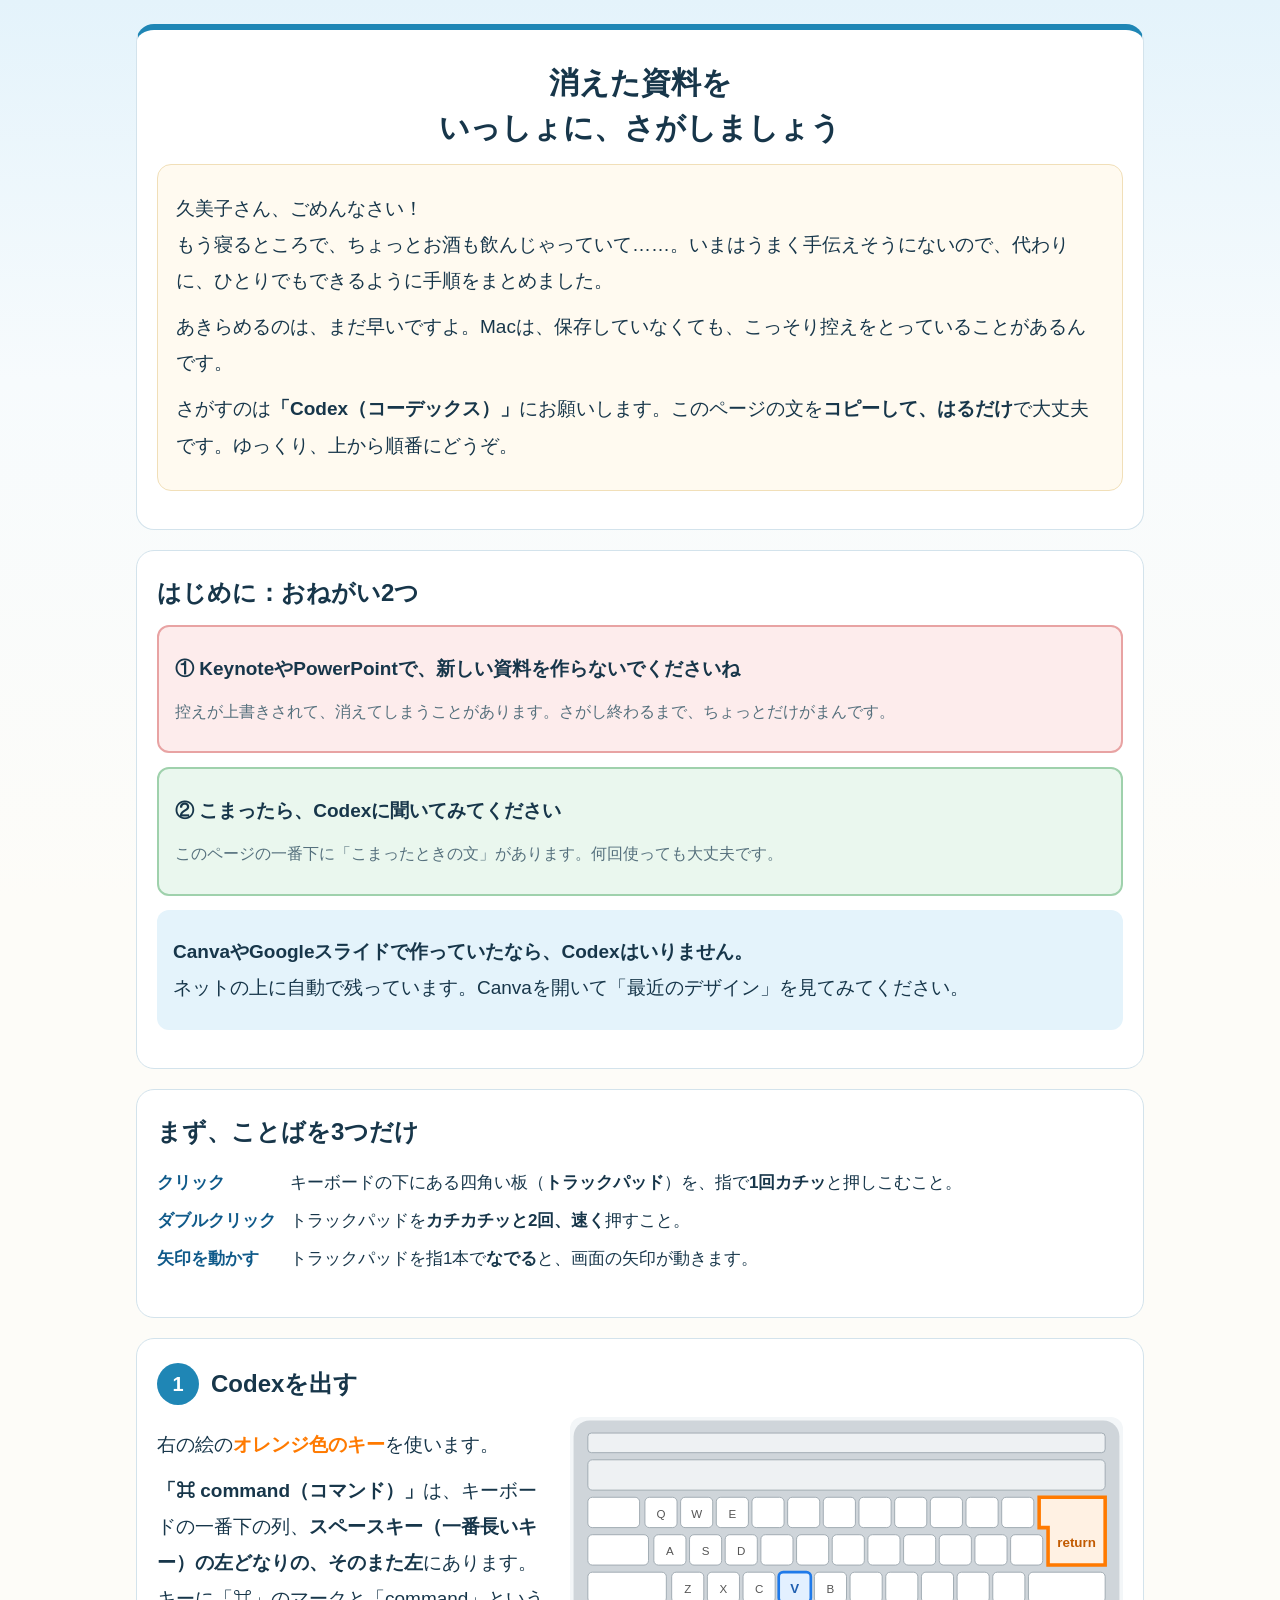
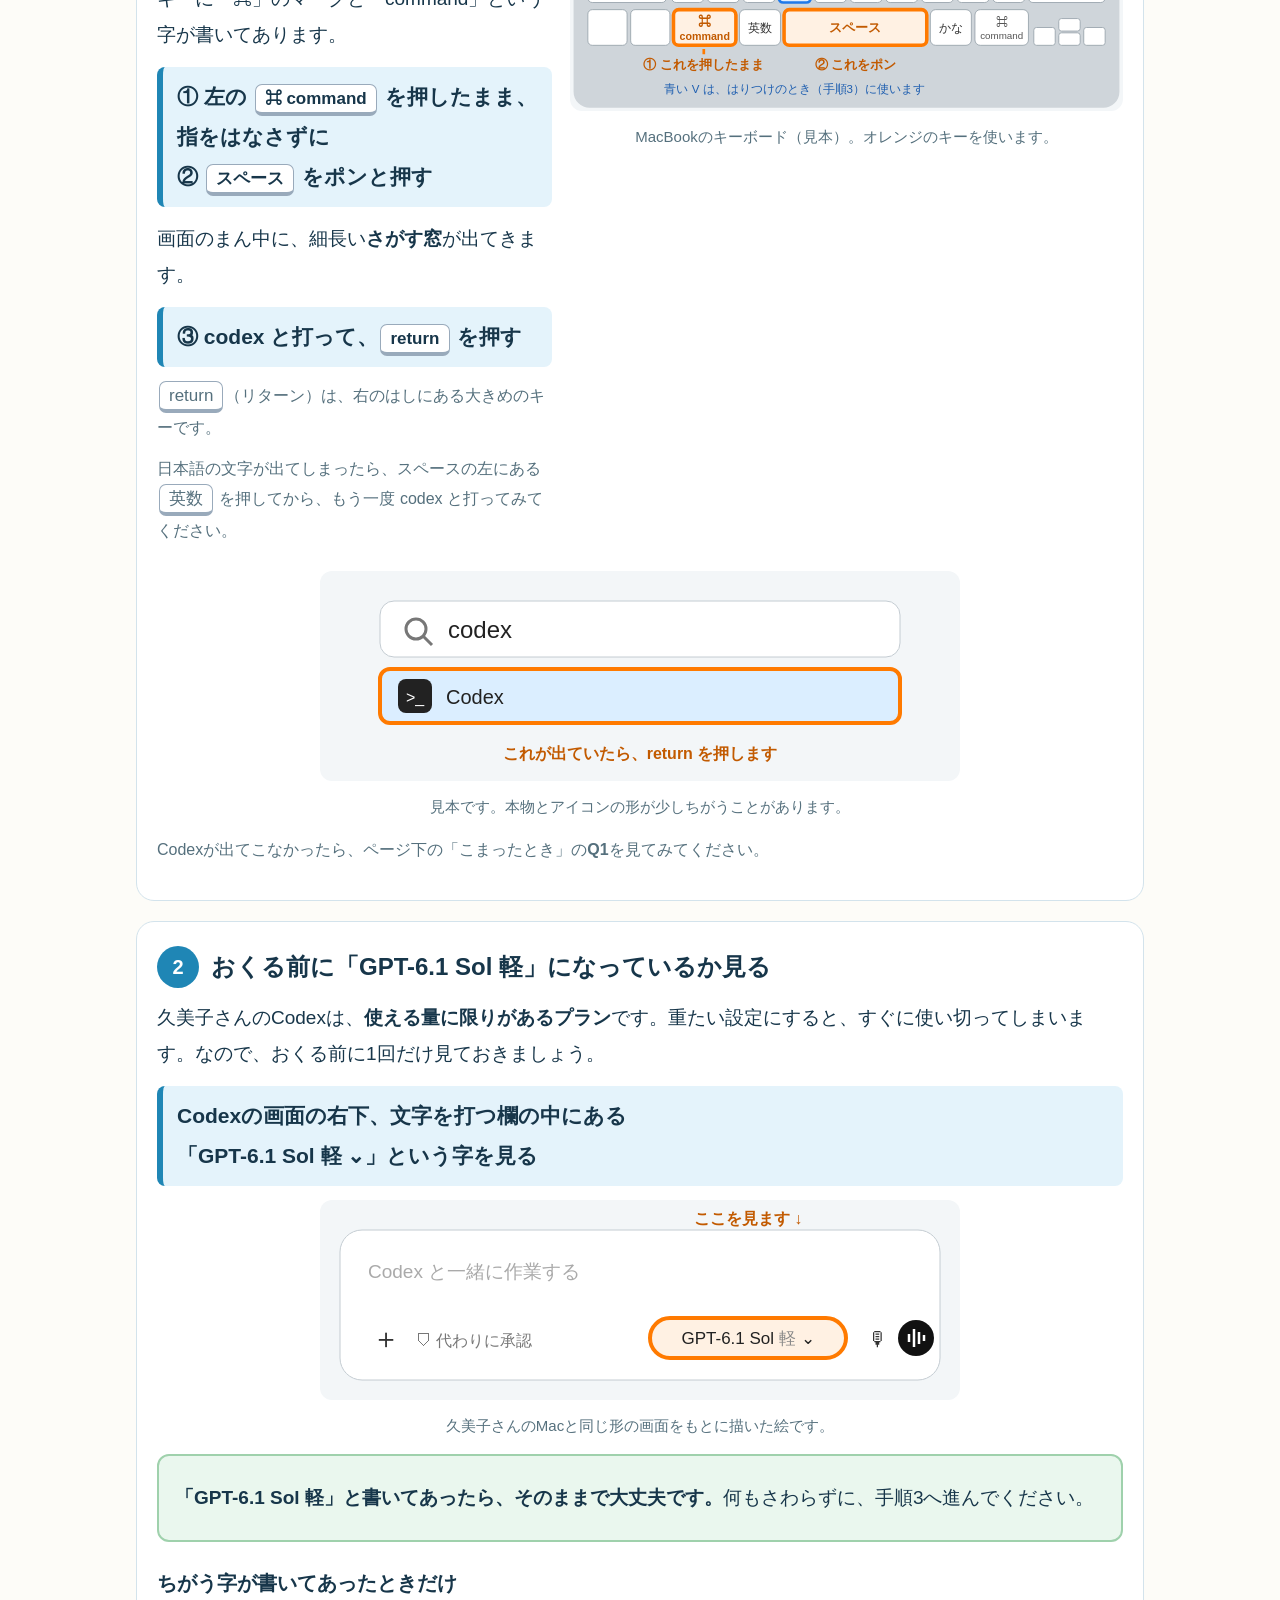
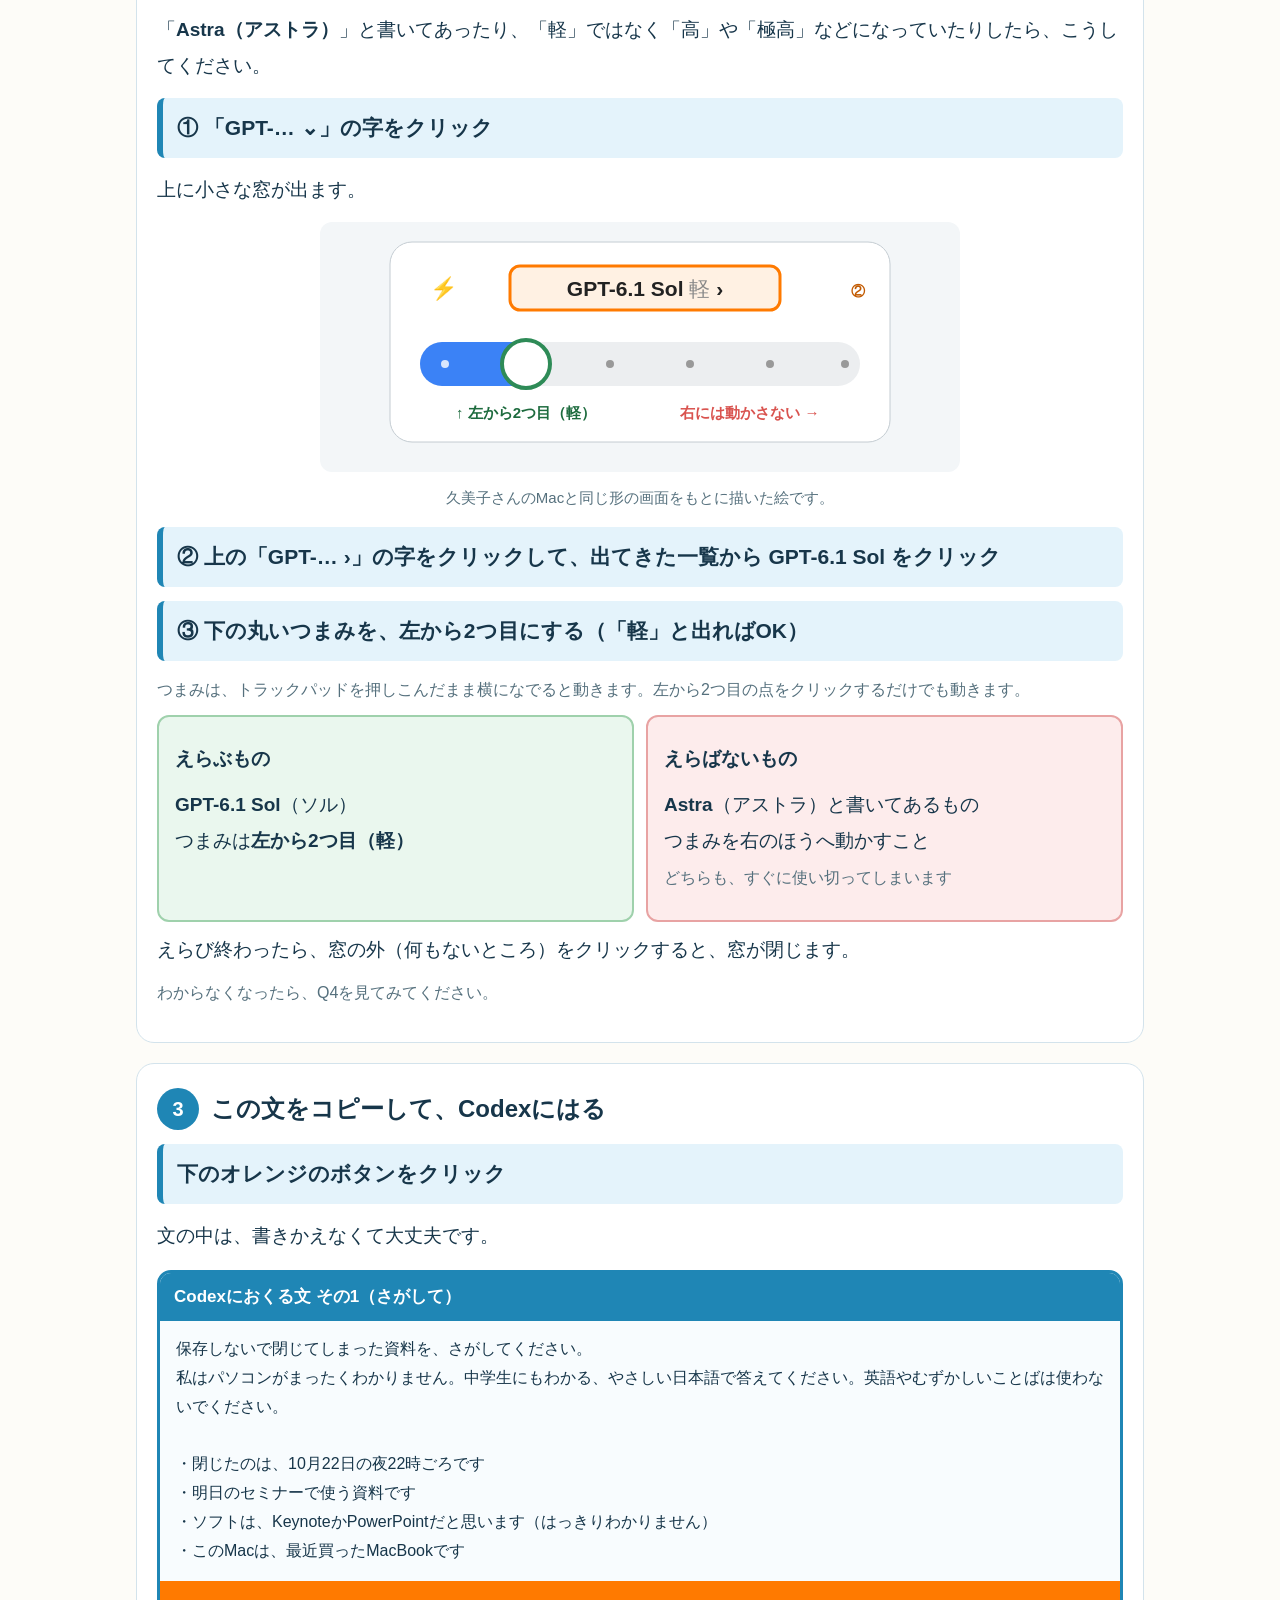
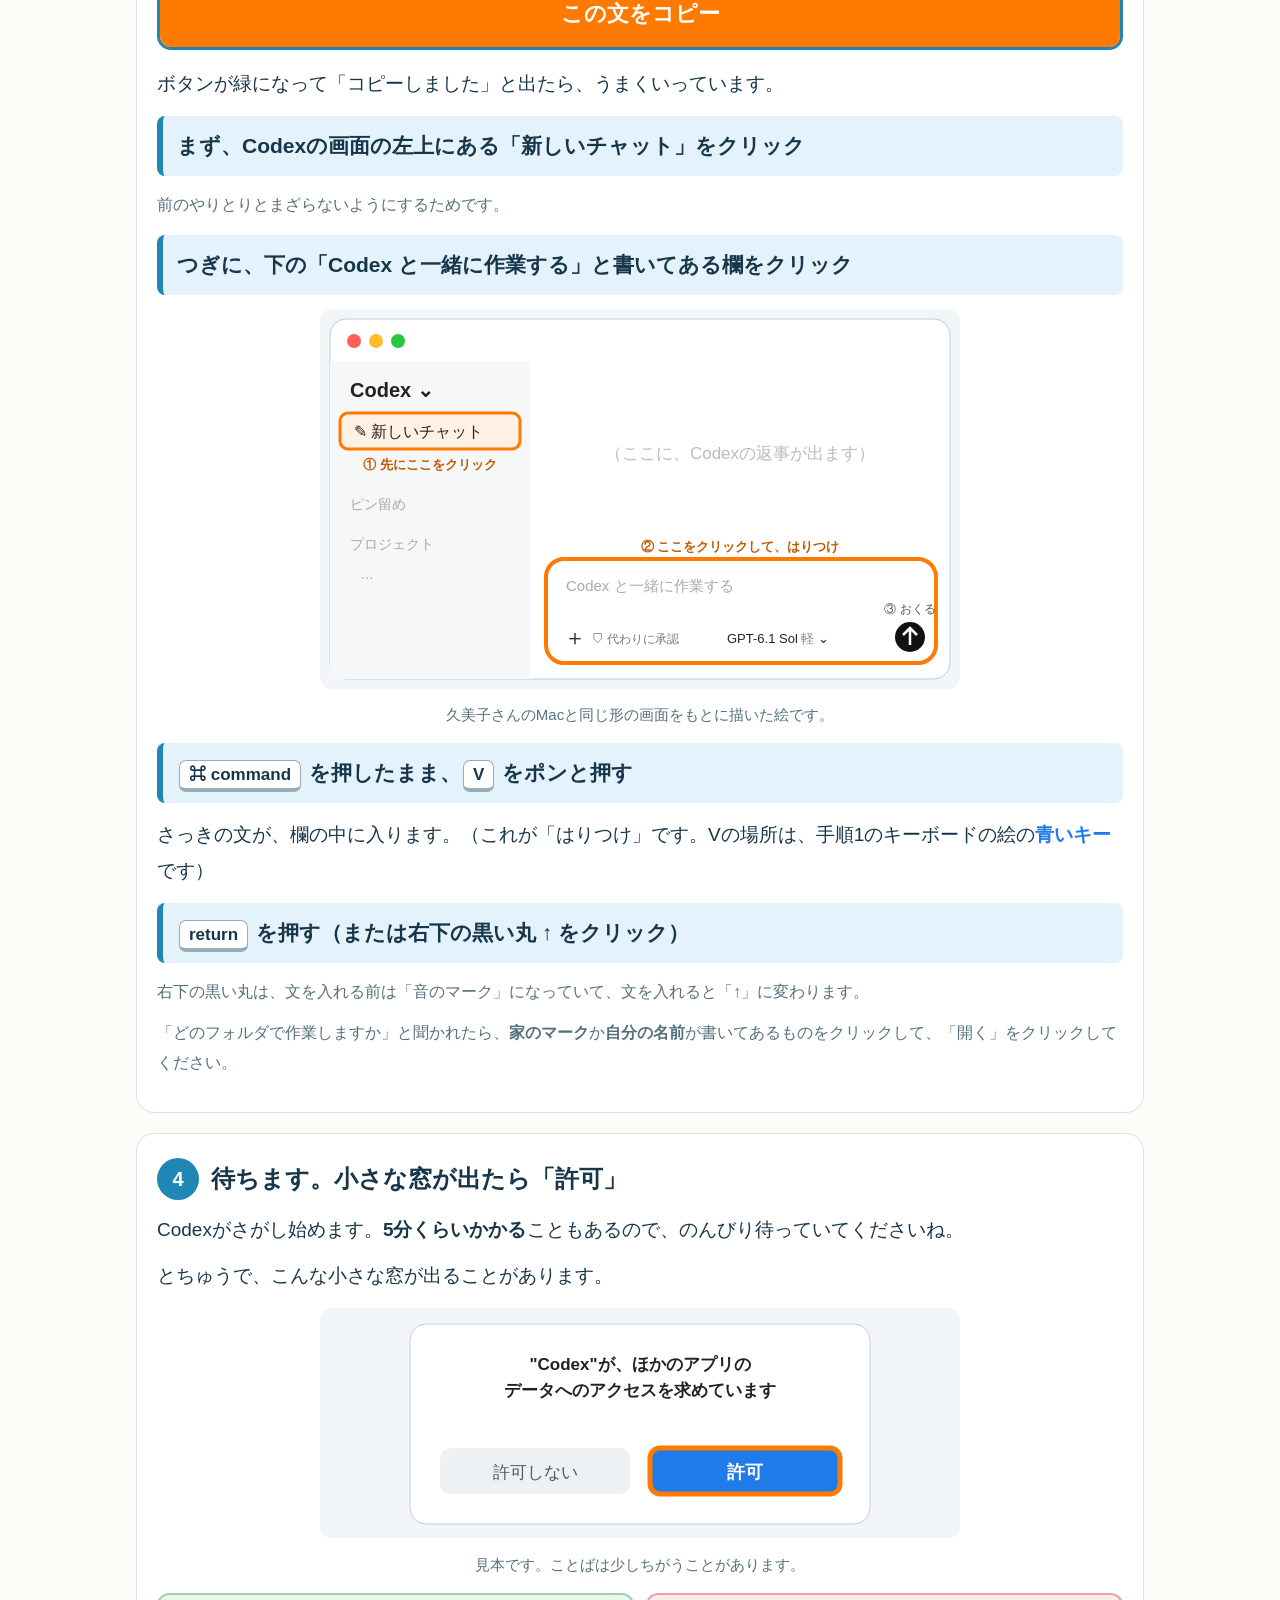
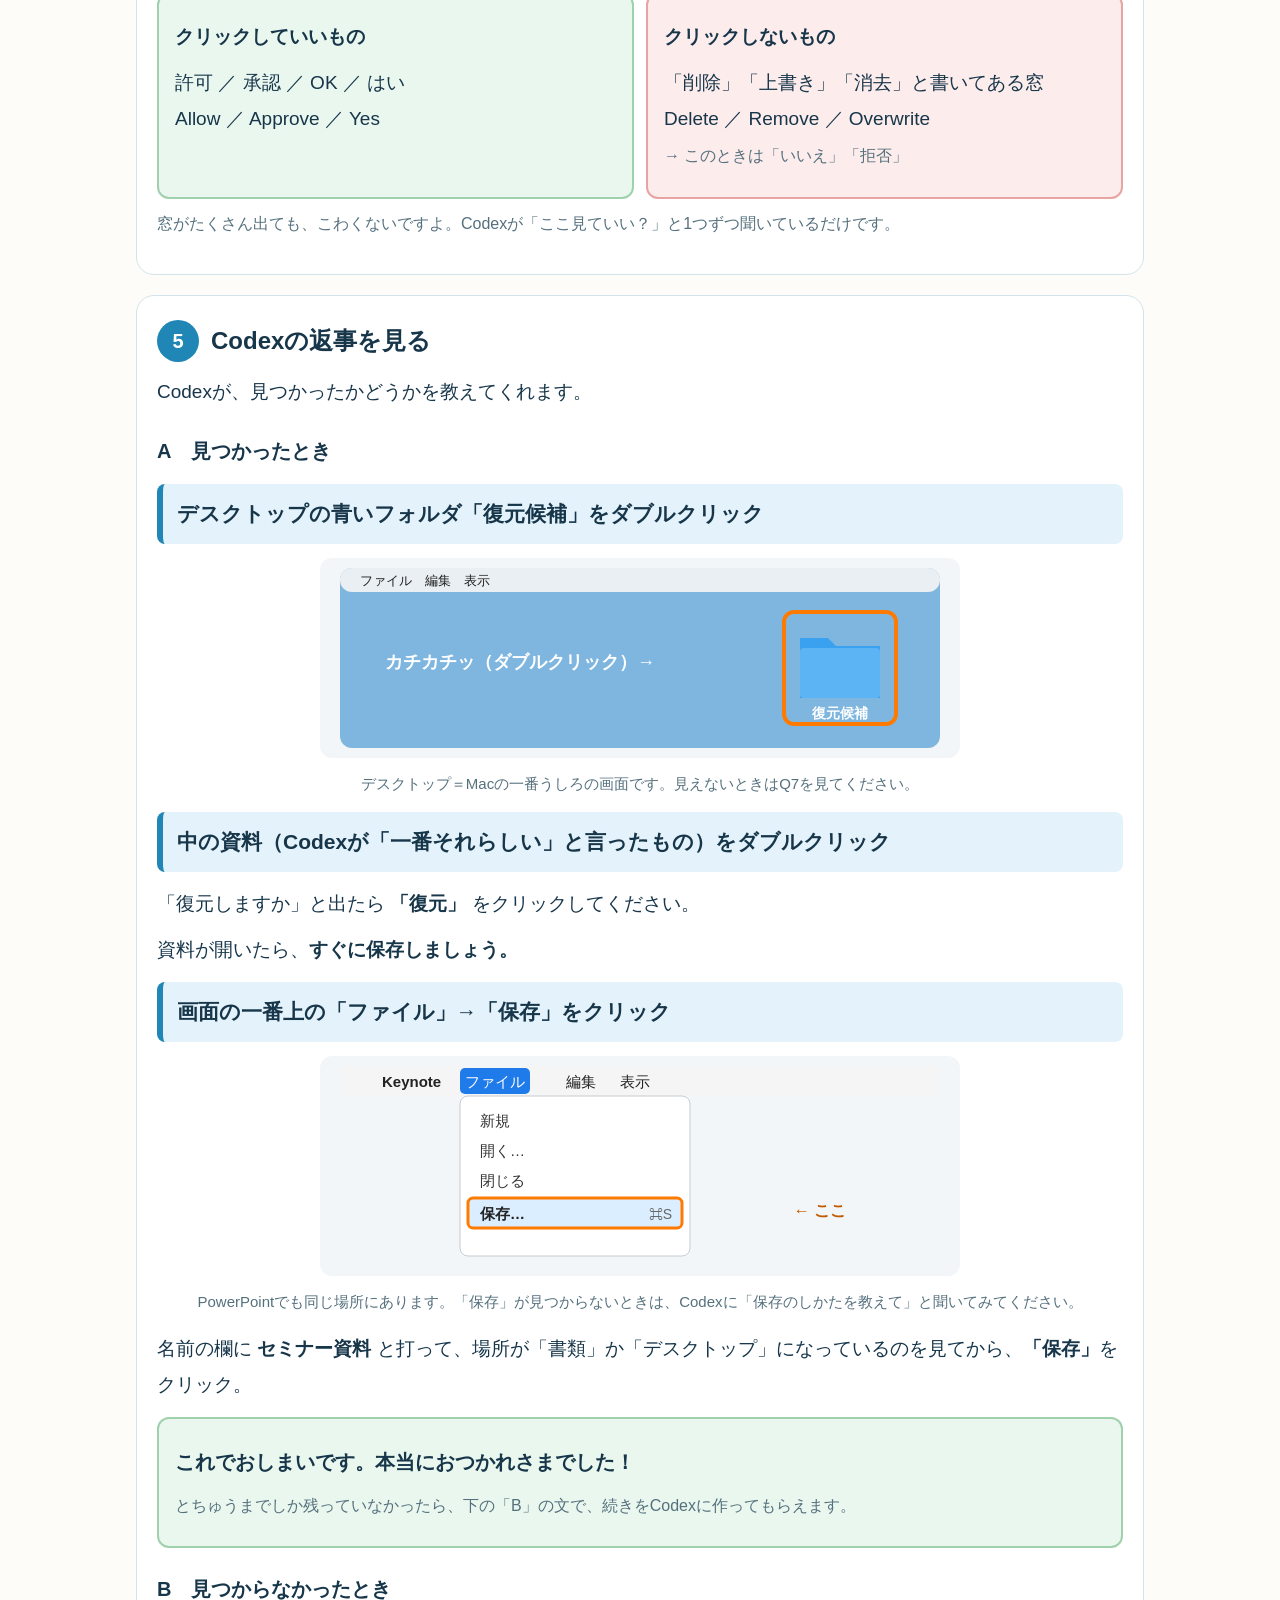
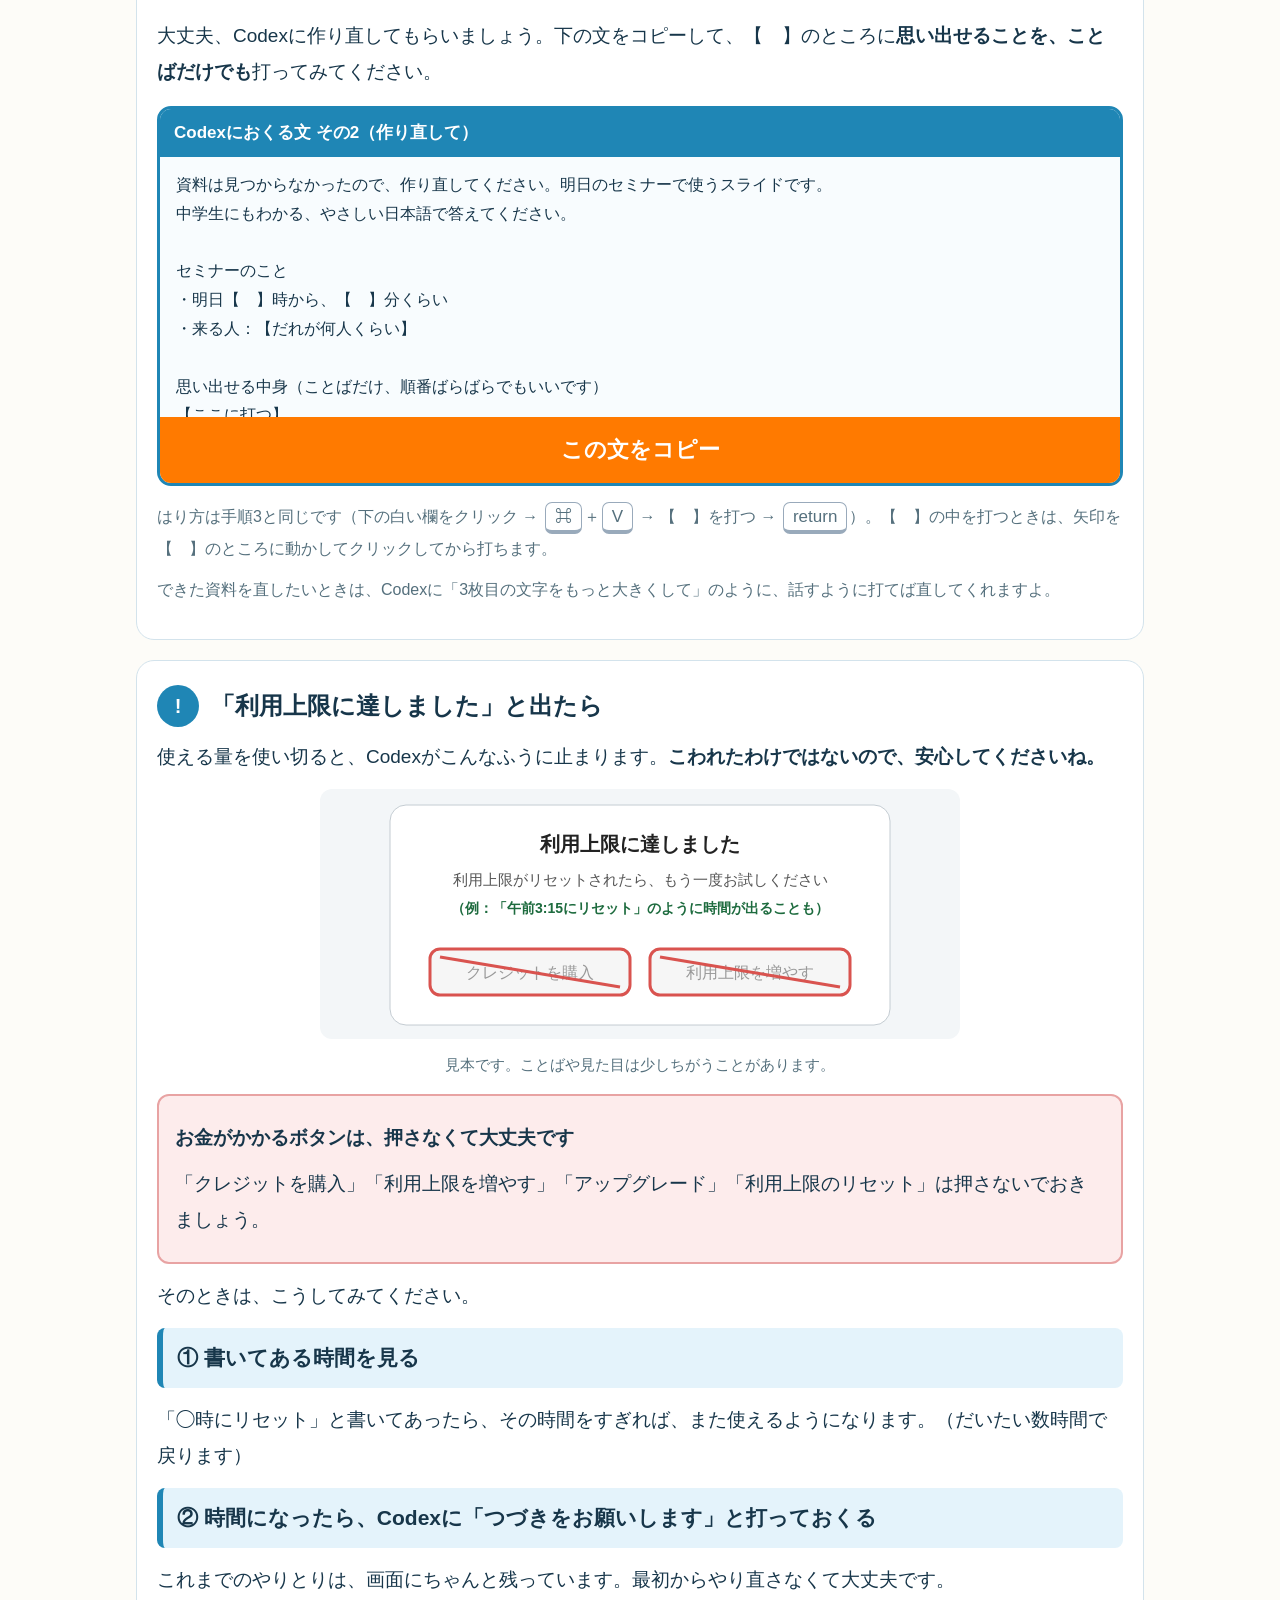
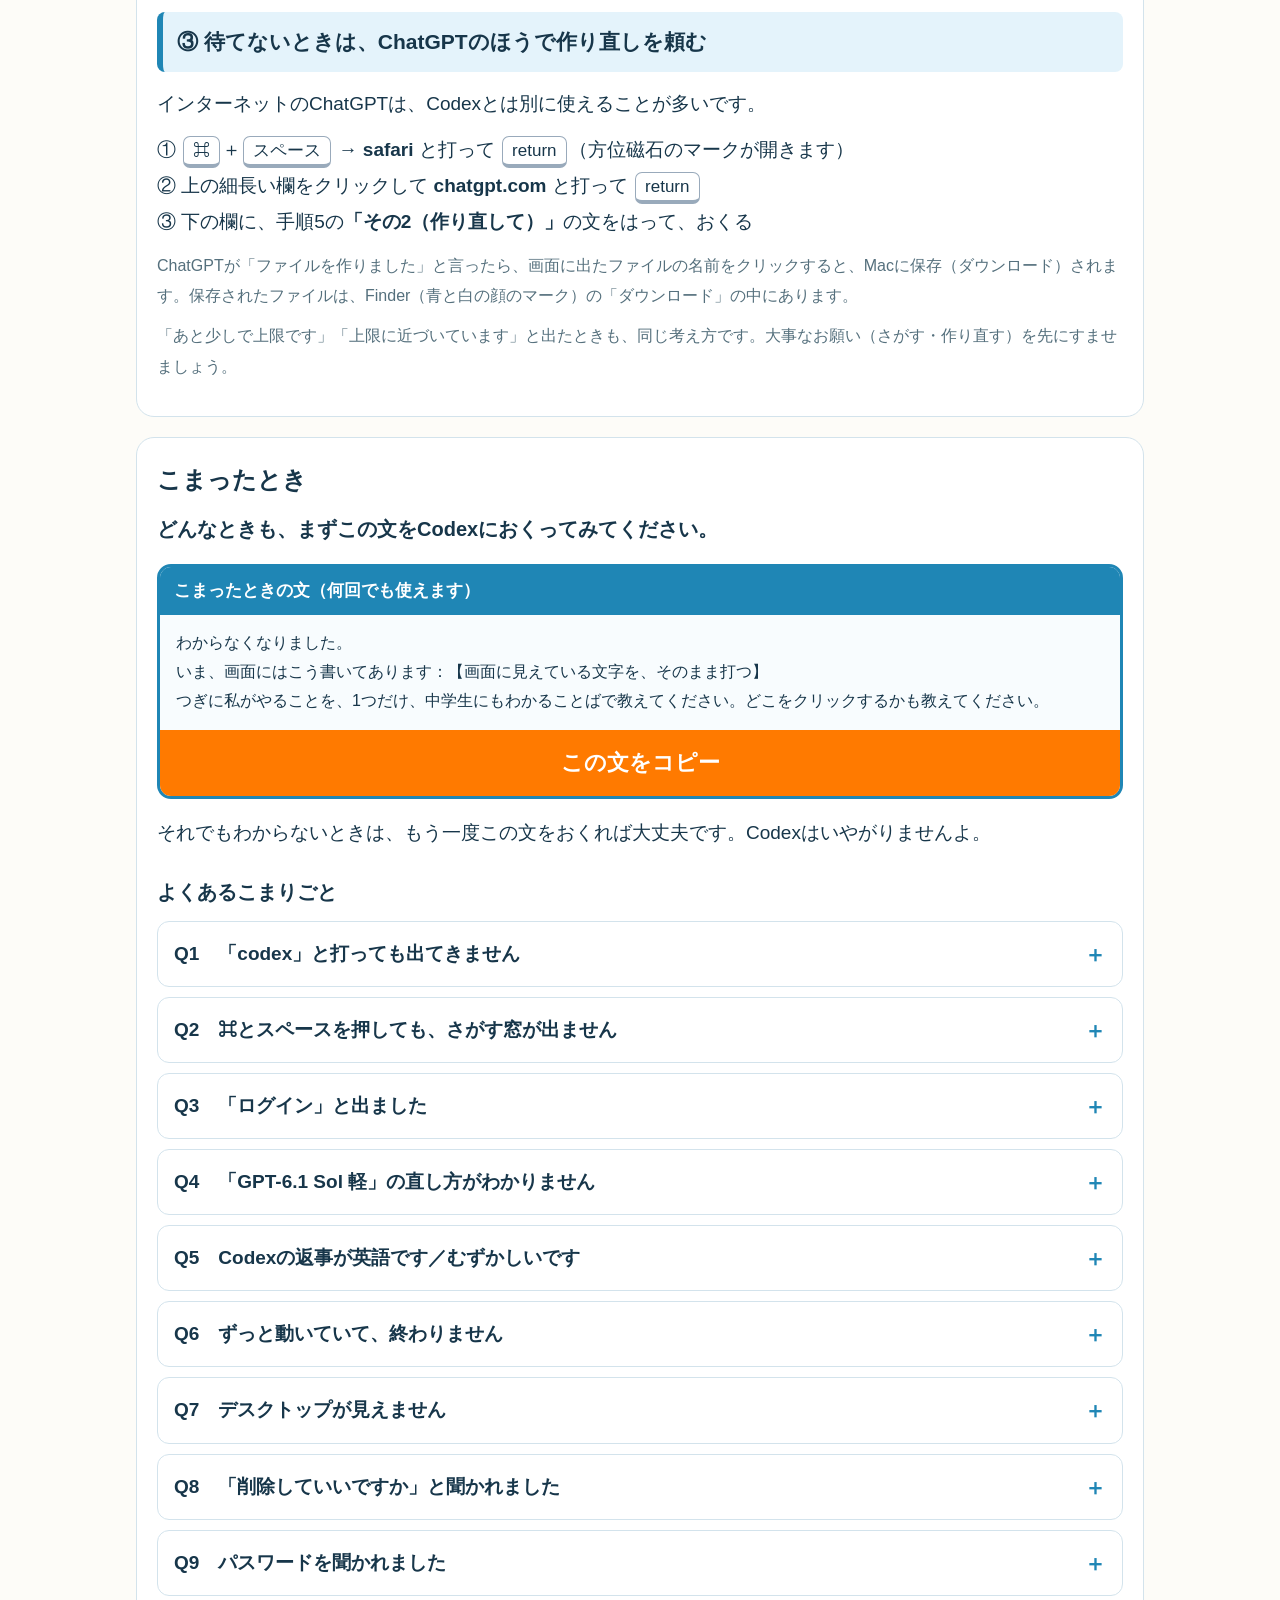
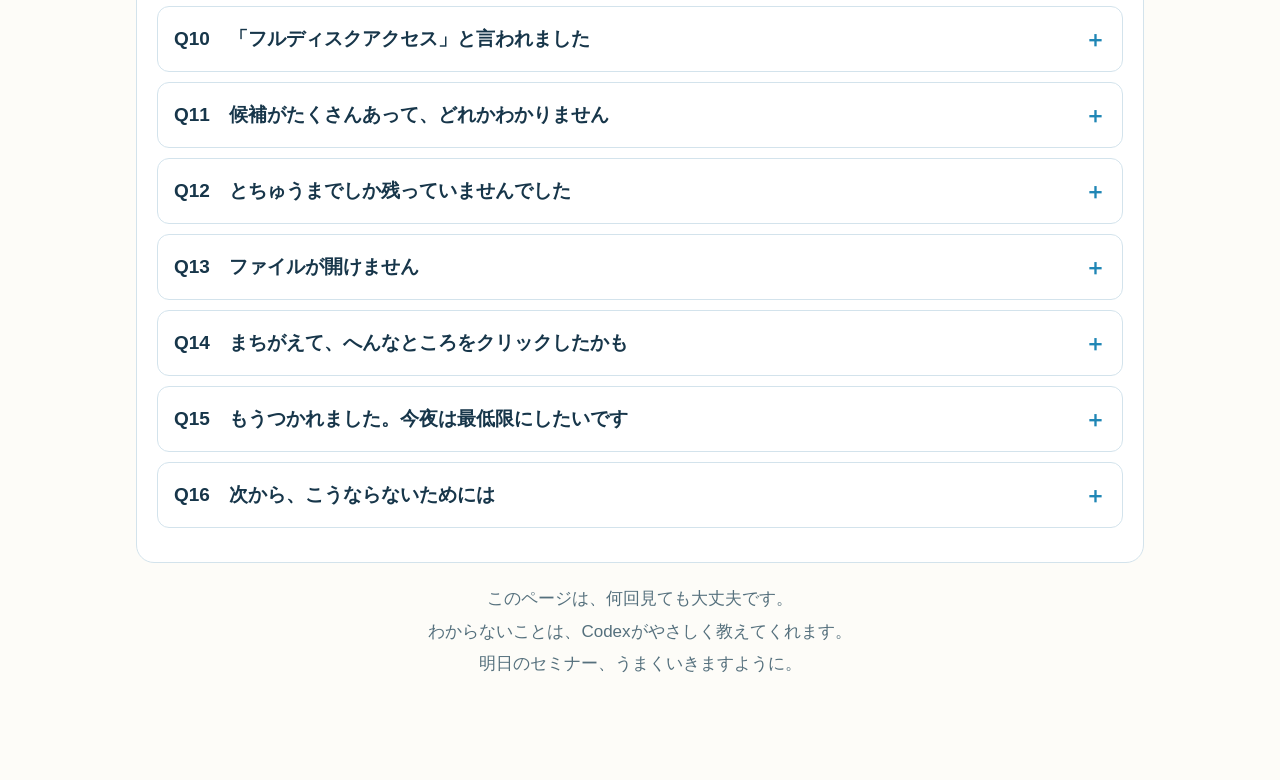
<file: kieta.html>
<!doctype html>
<html lang="ja"><head><meta charset="utf-8"><meta name="viewport" content="width=device-width, initial-scale=1.0"><meta name="robots" content="noindex,nofollow">
<title>消えた資料をさがす</title>
<style>
:root{--ink:#17364a;--muted:#55707d;--line:#d3e3ec;--sky:#e4f3fb;--sea:#1f86b5;--deep:#0f5a8a;--paper:#fdfcf8;--hi:#ff7a00;--warn:#fff4e5;--warnline:#f0c27a;--ok:#eaf7ee;--okline:#9fd1ac;--ng:#fdecec;--ngline:#e8a3a3}
*{box-sizing:border-box}
body{margin:0;background:linear-gradient(180deg,#e4f3fb 0,#f7fbfd 380px,var(--paper) 900px);color:var(--ink);font:19px/1.9 'Hiragino Sans','Yu Gothic',Meiryo,sans-serif}
main{max-width:1040px;margin:auto;padding:24px 16px 90px}
header,section{background:#fff;border:1px solid var(--line);border-radius:18px;padding:24px 20px;margin-bottom:20px}
header{border-top:6px solid var(--sea)}
h1{font-size:30px;line-height:1.5;margin:6px 0 10px;text-align:center}
h2{font-size:24px;line-height:1.5;margin:0 0 12px;display:flex;gap:12px;align-items:center}
h2 .n{flex:none;color:#fff;background:var(--sea);font-size:20px;border-radius:50%;width:42px;height:42px;display:inline-flex;align-items:center;justify-content:center}
h3{font-size:20px;margin:22px 0 6px}
p{margin:10px 0}
.lead{font-size:20px}
.letter{background:#fffaf0;border:1px solid #f1dfb8;border-radius:14px;padding:16px 18px;margin:14px 0}
.do{font-size:21px;font-weight:bold;background:var(--sky);border-left:6px solid var(--sea);border-radius:8px;padding:10px 14px;margin:14px 0}
.note{background:var(--sky);border-radius:12px;padding:14px 16px;margin:14px 0}
.warn{background:var(--warn);border:2px solid var(--warnline);border-radius:12px;padding:14px 16px;margin:14px 0}
.ok{background:var(--ok);border:2px solid var(--okline);border-radius:12px;padding:14px 16px;margin:14px 0}
.ng{background:var(--ng);border:2px solid var(--ngline);border-radius:12px;padding:14px 16px;margin:14px 0}
.small{font-size:16px;color:var(--muted)}
figure{margin:14px 0;text-align:center}
figure svg{width:100%;height:auto;border-radius:12px;background:#f3f6f8}
figure.mid svg{max-width:640px}
figcaption{font-size:15px;color:var(--muted)}
.side{display:grid;gap:18px;grid-template-columns:1fr}
@media(min-width:900px){.side{grid-template-columns:5fr 7fr;align-items:start}.side figure{margin-top:0;position:sticky;top:12px}}
.copybox{border:3px solid var(--sea);border-radius:14px;margin:16px 0;overflow:hidden}
.copybox .label{background:var(--sea);color:#fff;font-weight:bold;padding:8px 14px;font-size:17px}
.copybox pre{margin:0;padding:14px 16px;white-space:pre-wrap;word-break:break-word;font:16px/1.8 'Hiragino Sans','Yu Gothic',Meiryo,sans-serif;background:#f8fcfe;max-height:260px;overflow:auto}
.copybox button{display:block;width:100%;border:0;background:var(--hi);color:#fff;font-size:22px;font-weight:bold;padding:18px;cursor:pointer;font-family:inherit}
.copybox button.done{background:#2e8b57}
kbd{display:inline-block;border:1px solid #9ab;border-bottom-width:4px;border-radius:7px;padding:0 9px;font-family:inherit;font-size:17px;background:#fff;line-height:1.6;margin:0 2px}
.words{display:grid;grid-template-columns:auto 1fr;gap:6px 14px;font-size:17px}
.words dt{font-weight:bold;color:var(--deep)}
.words dd{margin:0}
.two{display:grid;gap:12px;grid-template-columns:1fr}
@media(min-width:620px){.two{grid-template-columns:1fr 1fr}}
.two>div{margin:0}
details{border:1px solid var(--line);border-radius:12px;margin:10px 0;background:#fff}
summary{cursor:pointer;padding:14px 44px 14px 16px;font-weight:bold;list-style:none;position:relative}
summary::-webkit-details-marker{display:none}
summary::after{content:"＋";position:absolute;right:16px;top:12px;color:var(--sea);font-size:22px}
details[open] summary::after{content:"－"}
details[open] summary{border-bottom:1px dashed var(--line)}
details .a{padding:8px 18px 14px}
.phone-only{display:none}
@media(max-width:700px) and (hover:none){.phone-only{display:block}}
footer{text-align:center;color:var(--muted);font-size:17px}
</style></head>
<body><main>

<header>
<h1>消えた資料を<br>いっしょに、さがしましょう</h1>
<div class="letter">
<p>久美子さん、ごめんなさい！<br>もう寝るところで、ちょっとお酒も飲んじゃっていて……。いまはうまく手伝えそうにないので、代わりに、ひとりでもできるように手順をまとめました。</p>
<p>あきらめるのは、まだ早いですよ。Macは、保存していなくても、こっそり控えをとっていることがあるんです。</p>
<p>さがすのは<b>「Codex（コーデックス）」</b>にお願いします。このページの文を<b>コピーして、はるだけ</b>で大丈夫です。ゆっくり、上から順番にどうぞ。</p>
</div>
</header>

<div class="warn phone-only">
<p><b>いまスマホで見ていますか？</b></p>
<p>このページは<b>Macで開いてください</b>ね。スマホでコピーしても、Macにははれないんです。</p>
<p>MacのLINEでこのリンクを開くか、MacのSafari（方位磁石のマーク）の上の欄に <b>inada2026.github.io/akazawa-hp-preview/kieta.html</b> と打って <kbd>return</kbd> を押してください。</p>
</div>

<section>
<h2>はじめに：おねがい2つ</h2>
<div class="ng"><p><b>① KeynoteやPowerPointで、新しい資料を作らないでくださいね</b></p><p class="small">控えが上書きされて、消えてしまうことがあります。さがし終わるまで、ちょっとだけがまんです。</p></div>
<div class="ok"><p><b>② こまったら、Codexに聞いてみてください</b></p><p class="small">このページの一番下に「こまったときの文」があります。何回使っても大丈夫です。</p></div>
<div class="note"><p><b>CanvaやGoogleスライドで作っていたなら、Codexはいりません。</b><br>ネットの上に自動で残っています。Canvaを開いて「最近のデザイン」を見てみてください。</p></div>
</section>

<section>
<h2>まず、ことばを3つだけ</h2>
<dl class="words">
<dt>クリック</dt><dd>キーボードの下にある四角い板（<b>トラックパッド</b>）を、指で<b>1回カチッ</b>と押しこむこと。</dd>
<dt>ダブルクリック</dt><dd>トラックパッドを<b>カチカチッと2回、速く</b>押すこと。</dd>
<dt>矢印を動かす</dt><dd>トラックパッドを指1本で<b>なでる</b>と、画面の矢印が動きます。</dd>
</dl>
</section>

<section>
<h2><span class="n">1</span>Codexを出す</h2>
<div class="side">
<div>
<p>右の絵の<b style="color:var(--hi)">オレンジ色のキー</b>を使います。</p>
<p><b>「⌘ command（コマンド）」</b>は、キーボードの一番下の列、<b>スペースキー（一番長いキー）の左どなりの、そのまた左</b>にあります。キーに「⌘」のマークと「command」という字が書いてあります。</p>
<div class="do">① 左の <kbd>⌘ command</kbd> を押したまま、指をはなさずに<br>② <kbd>スペース</kbd> をポンと押す</div>
<p>画面のまん中に、細長い<b>さがす窓</b>が出てきます。</p>
<div class="do">③ <b>codex</b> と打って、<kbd>return</kbd> を押す</div>
<p class="small"><kbd>return</kbd>（リターン）は、右のはしにある大きめのキーです。</p>
<p class="small">日本語の文字が出てしまったら、スペースの左にある <kbd>英数</kbd> を押してから、もう一度 codex と打ってみてください。</p>
</div>
<figure>
<svg viewBox="0 0 620 330" role="img" aria-label="MacBookのキーボード。commandとスペースとreturnの場所">
<rect x="4" y="4" width="612" height="322" rx="18" fill="#cfd5da"/>
<g fill="#fff" stroke="#9aa6ae" stroke-width="1">
<!-- row0 function -->
<rect x="20" y="18" width="580" height="22" rx="4" fill="#eef1f3"/>
<!-- row1 numbers -->
<rect x="20" y="48" width="580" height="34" rx="5" fill="#eef1f3"/>
<!-- row2 -->
<rect x="20" y="90" width="58" height="34" rx="5"/>
</g>
<g fill="#fff" stroke="#9aa6ae">
<rect x="84" y="90" width="36" height="34" rx="5"/><rect x="124" y="90" width="36" height="34" rx="5"/><rect x="164" y="90" width="36" height="34" rx="5"/><rect x="204" y="90" width="36" height="34" rx="5"/><rect x="244" y="90" width="36" height="34" rx="5"/><rect x="284" y="90" width="36" height="34" rx="5"/><rect x="324" y="90" width="36" height="34" rx="5"/><rect x="364" y="90" width="36" height="34" rx="5"/><rect x="404" y="90" width="36" height="34" rx="5"/><rect x="444" y="90" width="36" height="34" rx="5"/><rect x="484" y="90" width="36" height="34" rx="5"/>
<rect x="20" y="132" width="68" height="34" rx="5"/>
<rect x="94" y="132" width="36" height="34" rx="5"/><rect x="134" y="132" width="36" height="34" rx="5"/><rect x="174" y="132" width="36" height="34" rx="5"/><rect x="214" y="132" width="36" height="34" rx="5"/><rect x="254" y="132" width="36" height="34" rx="5"/><rect x="294" y="132" width="36" height="34" rx="5"/><rect x="334" y="132" width="36" height="34" rx="5"/><rect x="374" y="132" width="36" height="34" rx="5"/><rect x="414" y="132" width="36" height="34" rx="5"/><rect x="454" y="132" width="36" height="34" rx="5"/><rect x="494" y="132" width="36" height="34" rx="5"/>
<rect x="20" y="174" width="88" height="34" rx="5"/>
<rect x="114" y="174" width="36" height="34" rx="5"/><rect x="154" y="174" width="36" height="34" rx="5"/><rect x="194" y="174" width="36" height="34" rx="5"/><rect x="234" y="174" width="36" height="34" rx="5"/><rect x="274" y="174" width="36" height="34" rx="5"/><rect x="314" y="174" width="36" height="34" rx="5"/><rect x="354" y="174" width="36" height="34" rx="5"/><rect x="394" y="174" width="36" height="34" rx="5"/><rect x="434" y="174" width="36" height="34" rx="5"/><rect x="474" y="174" width="36" height="34" rx="5"/><rect x="514" y="174" width="86" height="34" rx="5"/>
<!-- bottom row -->
<rect x="20" y="216" width="44" height="40" rx="5"/><rect x="68" y="216" width="44" height="40" rx="5"/>
<rect x="520" y="236" width="24" height="20" rx="3"/><rect x="548" y="226" width="24" height="14" rx="3"/><rect x="548" y="242" width="24" height="14" rx="3"/><rect x="576" y="236" width="24" height="20" rx="3"/>
</g>
<!-- return (orange) -->
<path d="M526 90 h74 v76 h-64 v-42 h-10 z" fill="#fff1e3" stroke="#ff7a00" stroke-width="4"/>
<text x="568" y="146" font-size="15" fill="#c25a00" text-anchor="middle" font-weight="bold">return</text>
<!-- command left (orange) -->
<rect x="116" y="216" width="70" height="40" rx="6" fill="#fff1e3" stroke="#ff7a00" stroke-width="4"/>
<text x="151" y="234" font-size="15" fill="#c25a00" text-anchor="middle" font-weight="bold">⌘</text>
<text x="151" y="250" font-size="12" fill="#c25a00" text-anchor="middle" font-weight="bold">command</text>
<!-- eisu -->
<rect x="190" y="216" width="46" height="40" rx="6" fill="#fff" stroke="#9aa6ae"/>
<text x="213" y="241" font-size="13" fill="#333" text-anchor="middle">英数</text>
<!-- space (orange) -->
<rect x="240" y="216" width="160" height="40" rx="6" fill="#fff1e3" stroke="#ff7a00" stroke-width="4"/>
<text x="320" y="241" font-size="15" fill="#c25a00" text-anchor="middle" font-weight="bold">スペース</text>
<rect x="404" y="216" width="46" height="40" rx="6" fill="#fff" stroke="#9aa6ae"/>
<text x="427" y="241" font-size="13" fill="#333" text-anchor="middle">かな</text>
<rect x="454" y="216" width="60" height="40" rx="6" fill="#fff" stroke="#9aa6ae"/>
<text x="484" y="234" font-size="13" fill="#555" text-anchor="middle">⌘</text>
<text x="484" y="249" font-size="11" fill="#555" text-anchor="middle">command</text>
<!-- V key highlight (blue) -->
<rect x="234" y="174" width="36" height="34" rx="5" fill="#e3f0ff" stroke="#1f7aea" stroke-width="3"/>
<text x="252" y="197" font-size="15" fill="#1f5fb0" text-anchor="middle" font-weight="bold">V</text>
<g font-size="13" fill="#555" text-anchor="middle">
<text x="132" y="197">Z</text><text x="172" y="197">X</text><text x="212" y="197">C</text><text x="292" y="197">B</text>
<text x="112" y="155">A</text><text x="152" y="155">S</text><text x="192" y="155">D</text>
<text x="102" y="113">Q</text><text x="142" y="113">W</text><text x="182" y="113">E</text>
</g>
<!-- callouts -->
<g font-size="15" font-weight="bold" fill="#c25a00">
<text x="150" y="282" text-anchor="middle">① これを押したまま</text>
<text x="320" y="282" text-anchor="middle">② これをポン</text>
</g>
<path d="M150 266 v-6" stroke="#ff7a00" stroke-width="3"/>
<text x="252" y="310" font-size="13" fill="#1f5fb0" text-anchor="middle">青い V は、はりつけのとき（手順3）に使います</text>
</svg>
<figcaption>MacBookのキーボード（見本）。オレンジのキーを使います。</figcaption>
</figure>
</div>
<figure class="mid">
<svg viewBox="0 0 640 210" role="img" aria-label="さがす窓にcodexと打つ">
<rect x="60" y="30" width="520" height="56" rx="14" fill="#fff" stroke="#c4ccd2"/>
<circle cx="96" cy="58" r="10" fill="none" stroke="#777" stroke-width="3"/><line x1="103" y1="65" x2="112" y2="74" stroke="#777" stroke-width="3"/>
<text x="128" y="67" font-size="24" fill="#222">codex</text>
<rect x="60" y="98" width="520" height="54" rx="10" fill="#dbeeff" stroke="#ff7a00" stroke-width="4"/>
<rect x="78" y="108" width="34" height="34" rx="8" fill="#222"/><text x="95" y="132" font-size="16" fill="#fff" text-anchor="middle">&gt;_</text>
<text x="126" y="133" font-size="20" fill="#222">Codex</text>
<text x="320" y="188" font-size="16" fill="#c25a00" text-anchor="middle" font-weight="bold">これが出ていたら、return を押します</text>
</svg>
<figcaption>見本です。本物とアイコンの形が少しちがうことがあります。</figcaption>
</figure>
<p class="small">Codexが出てこなかったら、ページ下の「こまったとき」の<b>Q1</b>を見てみてください。</p>
</section>

<section>
<h2><span class="n">2</span>おくる前に「GPT-6.1 Sol 軽」になっているか見る</h2>
<p>久美子さんのCodexは、<b>使える量に限りがあるプラン</b>です。重たい設定にすると、すぐに使い切ってしまいます。なので、おくる前に1回だけ見ておきましょう。</p>
<div class="do">Codexの画面の右下、文字を打つ欄の中にある<br><b>「GPT-6.1 Sol 軽 ⌄」</b>という字を見る</div>
<figure class="mid">
<svg viewBox="0 0 640 200" role="img" aria-label="文字を打つ欄の右下にあるモデルのボタン">
<rect x="20" y="30" width="600" height="150" rx="22" fill="#fff" stroke="#c4ccd2"/>
<text x="48" y="78" font-size="19" fill="#aaa">Codex と一緒に作業する</text>
<text x="52" y="148" font-size="28" fill="#333">＋</text>
<text x="96" y="146" font-size="16" fill="#777">⛉ 代わりに承認</text>
<rect x="330" y="118" width="196" height="40" rx="20" fill="#fff1e3" stroke="#ff7a00" stroke-width="4"/>
<text x="428" y="144" font-size="17" fill="#222" text-anchor="middle">GPT-6.1 Sol <tspan fill="#888">軽</tspan> ⌄</text>
<text x="548" y="146" font-size="20" fill="#333">🎙</text>
<circle cx="596" cy="138" r="18" fill="#111"/><g stroke="#fff" stroke-width="2.5"><line x1="589" y1="134" x2="589" y2="142"/><line x1="594" y1="129" x2="594" y2="147"/><line x1="599" y1="132" x2="599" y2="144"/><line x1="604" y1="135" x2="604" y2="141"/></g>
<text x="428" y="24" font-size="16" fill="#c25a00" text-anchor="middle" font-weight="bold">ここを見ます ↓</text>
</svg>
<figcaption>久美子さんのMacと同じ形の画面をもとに描いた絵です。</figcaption>
</figure>
<div class="ok"><p><b>「GPT-6.1 Sol 軽」と書いてあったら、そのままで大丈夫です。</b>何もさわらずに、手順3へ進んでください。</p></div>

<h3>ちがう字が書いてあったときだけ</h3>
<p>「<b>Astra（アストラ）</b>」と書いてあったり、「軽」ではなく「高」や「極高」などになっていたりしたら、こうしてください。</p>
<div class="do">① 「GPT-… ⌄」の字をクリック</div>
<p>上に小さな窓が出ます。</p>
<figure class="mid">
<svg viewBox="0 0 640 250" role="img" aria-label="モデルと考える量を選ぶ窓">
<rect x="70" y="20" width="500" height="200" rx="22" fill="#fff" stroke="#c4ccd2"/>
<text x="110" y="74" font-size="22" fill="#888">⚡</text>
<rect x="190" y="44" width="270" height="44" rx="10" fill="#fff1e3" stroke="#ff7a00" stroke-width="3"/>
<text x="325" y="74" font-size="21" fill="#222" text-anchor="middle" font-weight="bold">GPT-6.1 Sol <tspan fill="#888" font-weight="normal">軽</tspan> ›</text>
<text x="545" y="74" font-size="14" fill="#c25a00" text-anchor="end" font-weight="bold">②</text>
<rect x="100" y="120" width="440" height="44" rx="22" fill="#eceef0"/>
<rect x="100" y="120" width="120" height="44" rx="22" fill="#3b82f6"/>
<circle cx="125" cy="142" r="4" fill="#fff" opacity=".8"/>
<circle cx="206" cy="142" r="24" fill="#fff" stroke="#2e8b57" stroke-width="4"/>
<g fill="#999"><circle cx="290" cy="142" r="4"/><circle cx="370" cy="142" r="4"/><circle cx="450" cy="142" r="4"/><circle cx="525" cy="142" r="4"/></g>
<text x="206" y="196" font-size="15" fill="#1d6b3e" text-anchor="middle" font-weight="bold">↑ 左から2つ目（軽）</text>
<text x="430" y="196" font-size="15" fill="#d9534f" text-anchor="middle" font-weight="bold">右には動かさない →</text>
</svg>
<figcaption>久美子さんのMacと同じ形の画面をもとに描いた絵です。</figcaption>
</figure>
<div class="do">② 上の「GPT-… ›」の字をクリックして、出てきた一覧から <b>GPT-6.1 Sol</b> をクリック</div>
<div class="do">③ 下の丸いつまみを、<b>左から2つ目</b>にする（「軽」と出ればOK）</div>
<p class="small">つまみは、トラックパッドを押しこんだまま横になでると動きます。左から2つ目の点をクリックするだけでも動きます。</p>
<div class="two">
<div class="ok"><p><b>えらぶもの</b></p><p><b>GPT-6.1 Sol</b>（ソル）<br>つまみは<b>左から2つ目（軽）</b></p></div>
<div class="ng"><p><b>えらばないもの</b></p><p><b>Astra</b>（アストラ）と書いてあるもの<br>つまみを右のほうへ動かすこと<br><span class="small">どちらも、すぐに使い切ってしまいます</span></p></div>
</div>
<p>えらび終わったら、窓の外（何もないところ）をクリックすると、窓が閉じます。</p>
<p class="small">わからなくなったら、Q4を見てみてください。</p>
</section>

<section>
<h2><span class="n">3</span>この文をコピーして、Codexにはる</h2>
<div class="do">下のオレンジのボタンをクリック</div>
<p>文の中は、書きかえなくて大丈夫です。</p>
<div class="copybox">
<div class="label">Codexにおくる文 その1（さがして）</div>
<pre id="p1">保存しないで閉じてしまった資料を、さがしてください。
私はパソコンがまったくわかりません。中学生にもわかる、やさしい日本語で答えてください。英語やむずかしいことばは使わないでください。

・閉じたのは、10月22日の夜22時ごろです
・明日のセミナーで使う資料です
・ソフトは、KeynoteかPowerPointだと思います（はっきりわかりません）
・このMacは、最近買ったMacBookです

おねがい
1. このMacの中から、ここ3日のあいだに作ったり変わったりした資料（Keynote、PowerPoint、Pages、Word、PDFなど）をさがしてください。KeynoteとPowerPointの「自動保存」「自動回復」の場所、iCloud Drive、ゴミ箱、一時ファイルの場所も見てください。
2. 見つかったら、デスクトップに「復元候補」というフォルダを作って、そこにコピーしてください。
3. もとのファイルは、動かさない・消さない・上書きしないでください。
4. 見つかったら、名前と、最後に変わった時間と、スライドが何枚くらいかを教えてください。一番それらしいものも教えてください。
5. 私がやることがあるときは、押すところを1つずつ教えてください。1回に1つだけです。
6. 使える量に限りがあるので、むだなく進めてください。
7. 私がこまったら、あなたが最後まで助けてください。</pre>
<button type="button" data-target="p1">この文をコピー</button>
</div>
<p>ボタンが緑になって「コピーしました」と出たら、うまくいっています。</p>
<div class="do">まず、Codexの画面の左上にある<b>「新しいチャット」</b>をクリック</div>
<p class="small">前のやりとりとまざらないようにするためです。</p>
<div class="do">つぎに、下の<b>「Codex と一緒に作業する」</b>と書いてある欄をクリック</div>
<figure class="mid">
<svg viewBox="0 0 640 380" role="img" aria-label="Codexの画面。左上の新しいチャットと、下の文字を打つ欄">
<rect x="10" y="10" width="620" height="360" rx="16" fill="#fff" stroke="#c4ccd2"/>
<circle cx="34" cy="32" r="7" fill="#ff5f57"/><circle cx="56" cy="32" r="7" fill="#febc2e"/><circle cx="78" cy="32" r="7" fill="#28c840"/>
<rect x="10" y="52" width="200" height="318" fill="#f6f7f8"/>
<text x="30" y="88" font-size="20" fill="#222" font-weight="bold">Codex ⌄</text>
<rect x="20" y="104" width="180" height="36" rx="8" fill="#fff1e3" stroke="#ff7a00" stroke-width="3"/>
<text x="34" y="128" font-size="16" fill="#222">✎ 新しいチャット</text>
<text x="110" y="160" font-size="13" fill="#c25a00" text-anchor="middle" font-weight="bold">① 先にここをクリック</text>
<g fill="#aaa" font-size="14"><text x="30" y="200">ピン留め</text><text x="30" y="240">プロジェクト</text><text x="40" y="270">…</text></g>
<text x="420" y="150" font-size="17" fill="#bbb" text-anchor="middle">（ここに、Codexの返事が出ます）</text>
<rect x="226" y="250" width="390" height="104" rx="18" fill="#fff" stroke="#ff7a00" stroke-width="4"/>
<text x="246" y="282" font-size="15" fill="#aaa">Codex と一緒に作業する</text>
<text x="420" y="242" font-size="13" fill="#c25a00" text-anchor="middle" font-weight="bold">② ここをクリックして、はりつけ</text>
<text x="244" y="336" font-size="22" fill="#333">＋</text>
<text x="272" y="334" font-size="12" fill="#777">⛉ 代わりに承認</text>
<text x="458" y="334" font-size="13" fill="#222" text-anchor="middle">GPT-6.1 Sol <tspan fill="#888">軽</tspan> ⌄</text>
<circle cx="590" cy="328" r="15" fill="#111"/><path d="M590 336 L590 320 M583 326 L590 319 L597 326" stroke="#fff" stroke-width="2.5" fill="none"/>
<text x="590" y="304" font-size="12" fill="#555" text-anchor="middle">③ おくる</text>
</svg>
<figcaption>久美子さんのMacと同じ形の画面をもとに描いた絵です。</figcaption>
</figure>
<div class="do"><kbd>⌘ command</kbd> を押したまま、<kbd>V</kbd> をポンと押す</div>
<p>さっきの文が、欄の中に入ります。（これが「はりつけ」です。Vの場所は、手順1のキーボードの絵の<b style="color:#1f7aea">青いキー</b>です）</p>
<div class="do"><kbd>return</kbd> を押す（または右下の黒い丸 ↑ をクリック）</div>
<p class="small">右下の黒い丸は、文を入れる前は「音のマーク」になっていて、文を入れると「↑」に変わります。</p>
<p class="small">「どのフォルダで作業しますか」と聞かれたら、<b>家のマーク</b>か<b>自分の名前</b>が書いてあるものをクリックして、「開く」をクリックしてください。</p>
</section>

<section>
<h2><span class="n">4</span>待ちます。小さな窓が出たら「許可」</h2>
<p>Codexがさがし始めます。<b>5分くらいかかる</b>こともあるので、のんびり待っていてくださいね。</p>
<p>とちゅうで、こんな小さな窓が出ることがあります。</p>
<figure class="mid">
<svg viewBox="0 0 640 230" role="img" aria-label="許可をたずねる窓の見本">
<rect x="90" y="16" width="460" height="200" rx="16" fill="#fff" stroke="#c4ccd2"/>
<text x="320" y="62" font-size="17" fill="#222" text-anchor="middle" font-weight="bold">"Codex"が、ほかのアプリの</text>
<text x="320" y="88" font-size="17" fill="#222" text-anchor="middle" font-weight="bold">データへのアクセスを求めています</text>
<rect x="120" y="140" width="190" height="46" rx="10" fill="#eef1f3"/>
<text x="215" y="170" font-size="17" fill="#555" text-anchor="middle">許可しない</text>
<rect x="330" y="140" width="190" height="46" rx="10" fill="#1f7aea" stroke="#ff7a00" stroke-width="5"/>
<text x="425" y="170" font-size="18" fill="#fff" text-anchor="middle" font-weight="bold">許可</text>
</svg>
<figcaption>見本です。ことばは少しちがうことがあります。</figcaption>
</figure>
<div class="two">
<div class="ok"><p><b>クリックしていいもの</b></p><p>許可 ／ 承認 ／ OK ／ はい<br>Allow ／ Approve ／ Yes</p></div>
<div class="ng"><p><b>クリックしないもの</b></p><p>「削除」「上書き」「消去」と書いてある窓<br>Delete ／ Remove ／ Overwrite<br><span class="small">→ このときは「いいえ」「拒否」</span></p></div>
</div>
<p class="small">窓がたくさん出ても、こわくないですよ。Codexが「ここ見ていい？」と1つずつ聞いているだけです。</p>
</section>

<section>
<h2><span class="n">5</span>Codexの返事を見る</h2>
<p>Codexが、見つかったかどうかを教えてくれます。</p>

<h3>A　見つかったとき</h3>
<div class="do">デスクトップの青いフォルダ「復元候補」をダブルクリック</div>
<figure class="mid">
<svg viewBox="0 0 640 200" role="img" aria-label="デスクトップの復元候補フォルダ">
<rect x="20" y="10" width="600" height="180" rx="12" fill="#7fb6e0"/>
<rect x="20" y="10" width="600" height="24" rx="12" fill="#f5f5f5" opacity=".9"/>
<text x="40" y="27" font-size="13" fill="#222"> ファイル　編集　表示</text>
<g transform="translate(470,60)">
<rect x="-6" y="-6" width="112" height="112" rx="10" fill="none" stroke="#ff7a00" stroke-width="4"/>
<path d="M10 20 h28 l8 8 h44 v52 h-80z" fill="#3aa0f0"/><rect x="10" y="30" width="80" height="50" rx="4" fill="#5cb4f5"/>
<text x="50" y="100" font-size="14" fill="#fff" text-anchor="middle" font-weight="bold">復元候補</text>
</g>
<text x="200" y="110" font-size="18" fill="#fff" text-anchor="middle" font-weight="bold">カチカチッ（ダブルクリック）→</text>
</svg>
<figcaption>デスクトップ＝Macの一番うしろの画面です。見えないときはQ7を見てください。</figcaption>
</figure>
<div class="do">中の資料（Codexが「一番それらしい」と言ったもの）をダブルクリック</div>
<p>「復元しますか」と出たら <b>「復元」</b> をクリックしてください。</p>
<p>資料が開いたら、<b>すぐに保存しましょう。</b></p>
<div class="do">画面の一番上の「ファイル」→「保存」をクリック</div>
<figure class="mid">
<svg viewBox="0 0 640 220" role="img" aria-label="ファイルメニューから保存">
<rect x="20" y="10" width="600" height="30" fill="#f5f5f5"/>
<text x="62" y="31" font-size="15" fill="#222" font-weight="bold">Keynote</text>
<rect x="140" y="12" width="70" height="26" rx="5" fill="#1f7aea"/><text x="175" y="31" font-size="15" fill="#fff" text-anchor="middle">ファイル</text>
<text x="246" y="31" font-size="15" fill="#222">編集</text><text x="300" y="31" font-size="15" fill="#222">表示</text>
<rect x="140" y="40" width="230" height="160" rx="8" fill="#fff" stroke="#c4ccd2"/>
<text x="160" y="70" font-size="15" fill="#333">新規</text>
<text x="160" y="100" font-size="15" fill="#333">開く…</text>
<text x="160" y="130" font-size="15" fill="#333">閉じる</text>
<rect x="148" y="142" width="214" height="30" rx="5" fill="#dbeeff" stroke="#ff7a00" stroke-width="3"/>
<text x="160" y="163" font-size="15" fill="#222" font-weight="bold">保存…</text><text x="352" y="163" font-size="14" fill="#666" text-anchor="end">⌘S</text>
<text x="500" y="160" font-size="16" fill="#c25a00" text-anchor="middle" font-weight="bold">← ここ</text>
</svg>
<figcaption>PowerPointでも同じ場所にあります。「保存」が見つからないときは、Codexに「保存のしかたを教えて」と聞いてみてください。</figcaption>
</figure>
<p>名前の欄に <b>セミナー資料</b> と打って、場所が「書類」か「デスクトップ」になっているのを見てから、<b>「保存」</b>をクリック。</p>
<div class="ok"><p class="lead"><b>これでおしまいです。本当におつかれさまでした！</b></p><p class="small">とちゅうまでしか残っていなかったら、下の「B」の文で、続きをCodexに作ってもらえます。</p></div>

<h3>B　見つからなかったとき</h3>
<p>大丈夫、Codexに作り直してもらいましょう。下の文をコピーして、【　】のところに<b>思い出せることを、ことばだけでも</b>打ってみてください。</p>
<div class="copybox">
<div class="label">Codexにおくる文 その2（作り直して）</div>
<pre id="p2">資料は見つからなかったので、作り直してください。明日のセミナーで使うスライドです。
中学生にもわかる、やさしい日本語で答えてください。

セミナーのこと
・明日【　】時から、【　】分くらい
・来る人：【だれが何人くらい】

思い出せる中身（ことばだけ、順番ばらばらでもいいです）
【ここに打つ】

おねがい
1. 1枚の文字は少なく、大きく、読みやすくしてください。
2. KeynoteかPowerPointで開けるファイルにして、デスクトップに保存してください。
3. できたら、開き方を1つずつ教えてください。
4. 私がたしたほうがいいところがあれば、最後に教えてください。</pre>
<button type="button" data-target="p2">この文をコピー</button>
</div>
<p class="small">はり方は手順3と同じです（下の白い欄をクリック → <kbd>⌘</kbd>＋<kbd>V</kbd> → 【　】を打つ → <kbd>return</kbd>）。【　】の中を打つときは、矢印を【　】のところに動かしてクリックしてから打ちます。</p>
<p class="small">できた資料を直したいときは、Codexに「3枚目の文字をもっと大きくして」のように、話すように打てば直してくれますよ。</p>
</section>

<section id="genkai">
<h2><span class="n">!</span>「利用上限に達しました」と出たら</h2>
<p>使える量を使い切ると、Codexがこんなふうに止まります。<b>こわれたわけではないので、安心してくださいね。</b></p>
<figure class="mid">
<svg viewBox="0 0 640 250" role="img" aria-label="利用上限に達しましたの表示の見本">
<rect x="70" y="16" width="500" height="220" rx="16" fill="#fff" stroke="#c4ccd2"/>
<text x="320" y="62" font-size="20" fill="#222" text-anchor="middle" font-weight="bold">利用上限に達しました</text>
<text x="320" y="96" font-size="15" fill="#555" text-anchor="middle">利用上限がリセットされたら、もう一度お試しください</text>
<text x="320" y="124" font-size="14" fill="#1d6b3e" text-anchor="middle" font-weight="bold">（例：「午前3:15にリセット」のように時間が出ることも）</text>
<rect x="110" y="160" width="200" height="46" rx="10" fill="#f6f6f6" stroke="#d9534f" stroke-width="3"/>
<text x="210" y="189" font-size="16" fill="#999" text-anchor="middle">クレジットを購入</text>
<line x1="120" y1="168" x2="300" y2="198" stroke="#d9534f" stroke-width="3"/>
<rect x="330" y="160" width="200" height="46" rx="10" fill="#f6f6f6" stroke="#d9534f" stroke-width="3"/>
<text x="430" y="189" font-size="16" fill="#999" text-anchor="middle">利用上限を増やす</text>
<line x1="340" y1="168" x2="520" y2="198" stroke="#d9534f" stroke-width="3"/>
</svg>
<figcaption>見本です。ことばや見た目は少しちがうことがあります。</figcaption>
</figure>
<div class="ng"><p><b>お金がかかるボタンは、押さなくて大丈夫です</b></p><p>「クレジットを購入」「利用上限を増やす」「アップグレード」「利用上限のリセット」は押さないでおきましょう。</p></div>
<p>そのときは、こうしてみてください。</p>
<div class="do">① 書いてある<b>時間</b>を見る</div>
<p>「◯時にリセット」と書いてあったら、その時間をすぎれば、また使えるようになります。（だいたい数時間で戻ります）</p>
<div class="do">② 時間になったら、Codexに「つづきをお願いします」と打っておくる</div>
<p>これまでのやりとりは、画面にちゃんと残っています。最初からやり直さなくて大丈夫です。</p>
<div class="do">③ 待てないときは、ChatGPTのほうで作り直しを頼む</div>
<p>インターネットのChatGPTは、Codexとは別に使えることが多いです。</p>
<p>① <kbd>⌘</kbd>＋<kbd>スペース</kbd> → <b>safari</b> と打って <kbd>return</kbd>（方位磁石のマークが開きます）<br>② 上の細長い欄をクリックして <b>chatgpt.com</b> と打って <kbd>return</kbd><br>③ 下の欄に、手順5の<b>「その2（作り直して）」</b>の文をはって、おくる</p>
<p class="small">ChatGPTが「ファイルを作りました」と言ったら、画面に出たファイルの名前をクリックすると、Macに保存（ダウンロード）されます。保存されたファイルは、Finder（青と白の顔のマーク）の「ダウンロード」の中にあります。</p>
<p class="small">「あと少しで上限です」「上限に近づいています」と出たときも、同じ考え方です。大事なお願い（さがす・作り直す）を先にすませましょう。</p>
</section>

<section id="komatta">
<h2>こまったとき</h2>
<p class="lead"><b>どんなときも、まずこの文をCodexにおくってみてください。</b></p>
<div class="copybox">
<div class="label">こまったときの文（何回でも使えます）</div>
<pre id="p3">わからなくなりました。
いま、画面にはこう書いてあります：【画面に見えている文字を、そのまま打つ】
つぎに私がやることを、1つだけ、中学生にもわかることばで教えてください。どこをクリックするかも教えてください。</pre>
<button type="button" data-target="p3">この文をコピー</button>
</div>
<p>それでもわからないときは、もう一度この文をおくれば大丈夫です。Codexはいやがりませんよ。</p>

<h3>よくあるこまりごと</h3>
<details><summary>Q1　「codex」と打っても出てきません</summary><div class="a">
<p>MacにCodexが入っていないのかもしれません。そのときは、インターネットのChatGPTで聞けます。</p>
<p>① <kbd>⌘</kbd>＋<kbd>スペース</kbd> → <b>safari</b> と打って <kbd>return</kbd><br>② 上の細長い欄をクリックして <b>chatgpt.com</b> と打って <kbd>return</kbd><br>③ 下の欄に「こまったときの文」か「その2（作り直して）」をはって、おくる</p>
<p class="small">ChatGPTはMacの中はさがせませんが、作り直しや、とり戻し方の説明はしてくれます。「Macで保存しないで閉じたKeynoteの資料をとり戻す方法を、1つずつ教えて」と聞いてみてください。</p>
</div></details>
<details><summary>Q2　⌘とスペースを押しても、さがす窓が出ません</summary><div class="a"><p><kbd>⌘</kbd>を<b>先に</b>押して、指をはなさずに<kbd>スペース</kbd>を押してみてください。同時だとうまくいかないことがあります。</p><p>それでもだめなら、画面の右上の<b>虫めがねのマーク</b>をクリックしても、同じ窓が出ます。</p></div></details>
<details><summary>Q3　「ログイン」と出ました</summary><div class="a"><p>いつもChatGPTで使っているメールアドレスでログインします。「Googleで続ける」や「Appleで続ける」のボタンがあれば、それをクリックすると楽です。</p></div></details>
<details><summary>Q4　「GPT-6.1 Sol 軽」の直し方がわかりません</summary><div class="a"><p>Codexに「モデルをGPT-6.1 Solにして、考える量を『軽』にしたいです。どこをクリックすればいいか、1つずつ教えてください」と聞いてみてください。うまくできなくても、さがす作業はできるので大丈夫です。</p></div></details>
<details><summary>Q5　Codexの返事が英語です／むずかしいです</summary><div class="a"><p>「日本語で、中学生にもわかるように言いなおしてください」と打っておくってみてください。</p></div></details>
<details><summary>Q6　ずっと動いていて、終わりません</summary><div class="a"><p>文字が流れていたり、くるくる回るマークが出ていたら、ちゃんと動いています。10分たっても変わらなければ「まだですか？いまわかっていることだけ教えてください」とおくってみてください。</p></div></details>
<details><summary>Q7　デスクトップが見えません</summary><div class="a"><p>画面の一番下にならんでいるアイコンから、<b>青と白の顔のマーク（Finder）</b>をクリック。左の列の<b>「デスクトップ」</b>をクリックすると、中に「復元候補」があります。</p></div></details>
<details><summary>Q8　「削除していいですか」と聞かれました</summary><div class="a"><p><b>「いいえ」</b>で大丈夫です。Codexに「何も消さないでください」とおくってください。</p></div></details>
<details><summary>Q9　パスワードを聞かれました</summary><div class="a"><p>灰色の小さな窓で聞かれたら、<b>いつもMacを開くときのパスワード</b>を入れます。<b>Codexの欄には、パスワードは打たないでくださいね。</b></p><p class="small">キーボードの右上の、指紋のボタンに指をのせるだけでいいこともあります。</p></div></details>
<details><summary>Q10　「フルディスクアクセス」と言われました</summary><div class="a"><p>Codexに「フルディスクアクセスの入れ方を、1つずつ教えてください」とおくると、順番に教えてくれます。</p><p class="small">自分でやるときは：左上のりんごマーク → システム設定 → プライバシーとセキュリティ → フルディスクアクセス → Codexの横のスイッチをクリックして青くする。</p></div></details>
<details><summary>Q11　候補がたくさんあって、どれかわかりません</summary><div class="a"><p>「一番新しくて、スライドが一番多いのはどれ？」と聞いてみてください。開くだけなら、何もこわれません。ちがったら閉じて、次を開けば大丈夫です。</p></div></details>
<details><summary>Q12　とちゅうまでしか残っていませんでした</summary><div class="a"><p>まず手順5Aのとおり<b>保存</b>します。そのあとCodexに「この資料のつづきを作ってください。つづきの中身は【思い出せること】です」とおくってみてください。</p></div></details>
<details><summary>Q13　ファイルが開けません</summary><div class="a"><p>Codexに「復元候補の資料が開けません。中の文字だけでも出せますか」とおくってみてください。</p></div></details>
<details><summary>Q14　まちがえて、へんなところをクリックしたかも</summary><div class="a"><p>大丈夫です。最初の文で「消さないで」とたのんであります。Codexに「まちがえて何か押したかもしれません。大丈夫ですか」と聞いてみてください。</p></div></details>
<details><summary>Q15　もうつかれました。今夜は最低限にしたいです</summary><div class="a"><p>「その1」をおくるだけおくって、寝てしまっても大丈夫です。Codexの返事は画面に残っています。Macのふたは<b>開けたまま</b>にしておいてくださいね。朝、つづきから読めばいいですよ。</p></div></details>
<details><summary>Q16　次から、こうならないためには</summary><div class="a"><p>資料を作りはじめたら、<b>最初に1回だけ</b> <kbd>⌘</kbd>＋<kbd>S</kbd> を押して、名前をつけて保存します。そのあとは自動で保存され続けるので、閉じても消えなくなります。</p></div></details>
</section>

<footer>
<p>このページは、何回見ても大丈夫です。<br>わからないことは、Codexがやさしく教えてくれます。<br>明日のセミナー、うまくいきますように。</p>
</footer>

</main>
<script>
document.querySelectorAll('.copybox button').forEach(function(b){
  b.addEventListener('click',function(){
    var t=document.getElementById(b.dataset.target).innerText;
    function done(){var o=b.textContent;b.textContent='コピーしました。Codexにはってください';b.classList.add('done');setTimeout(function(){b.textContent=o;b.classList.remove('done')},5000)}
    function fallback(){var a=document.createElement('textarea');a.value=t;a.style.position='fixed';a.style.opacity='0';document.body.appendChild(a);a.select();try{document.execCommand('copy');done()}catch(e){}document.body.removeChild(a)}
    if(navigator.clipboard&&window.isSecureContext){navigator.clipboard.writeText(t).then(done,fallback)}else{fallback()}
  });
});
</script>
</body></html>
</file>
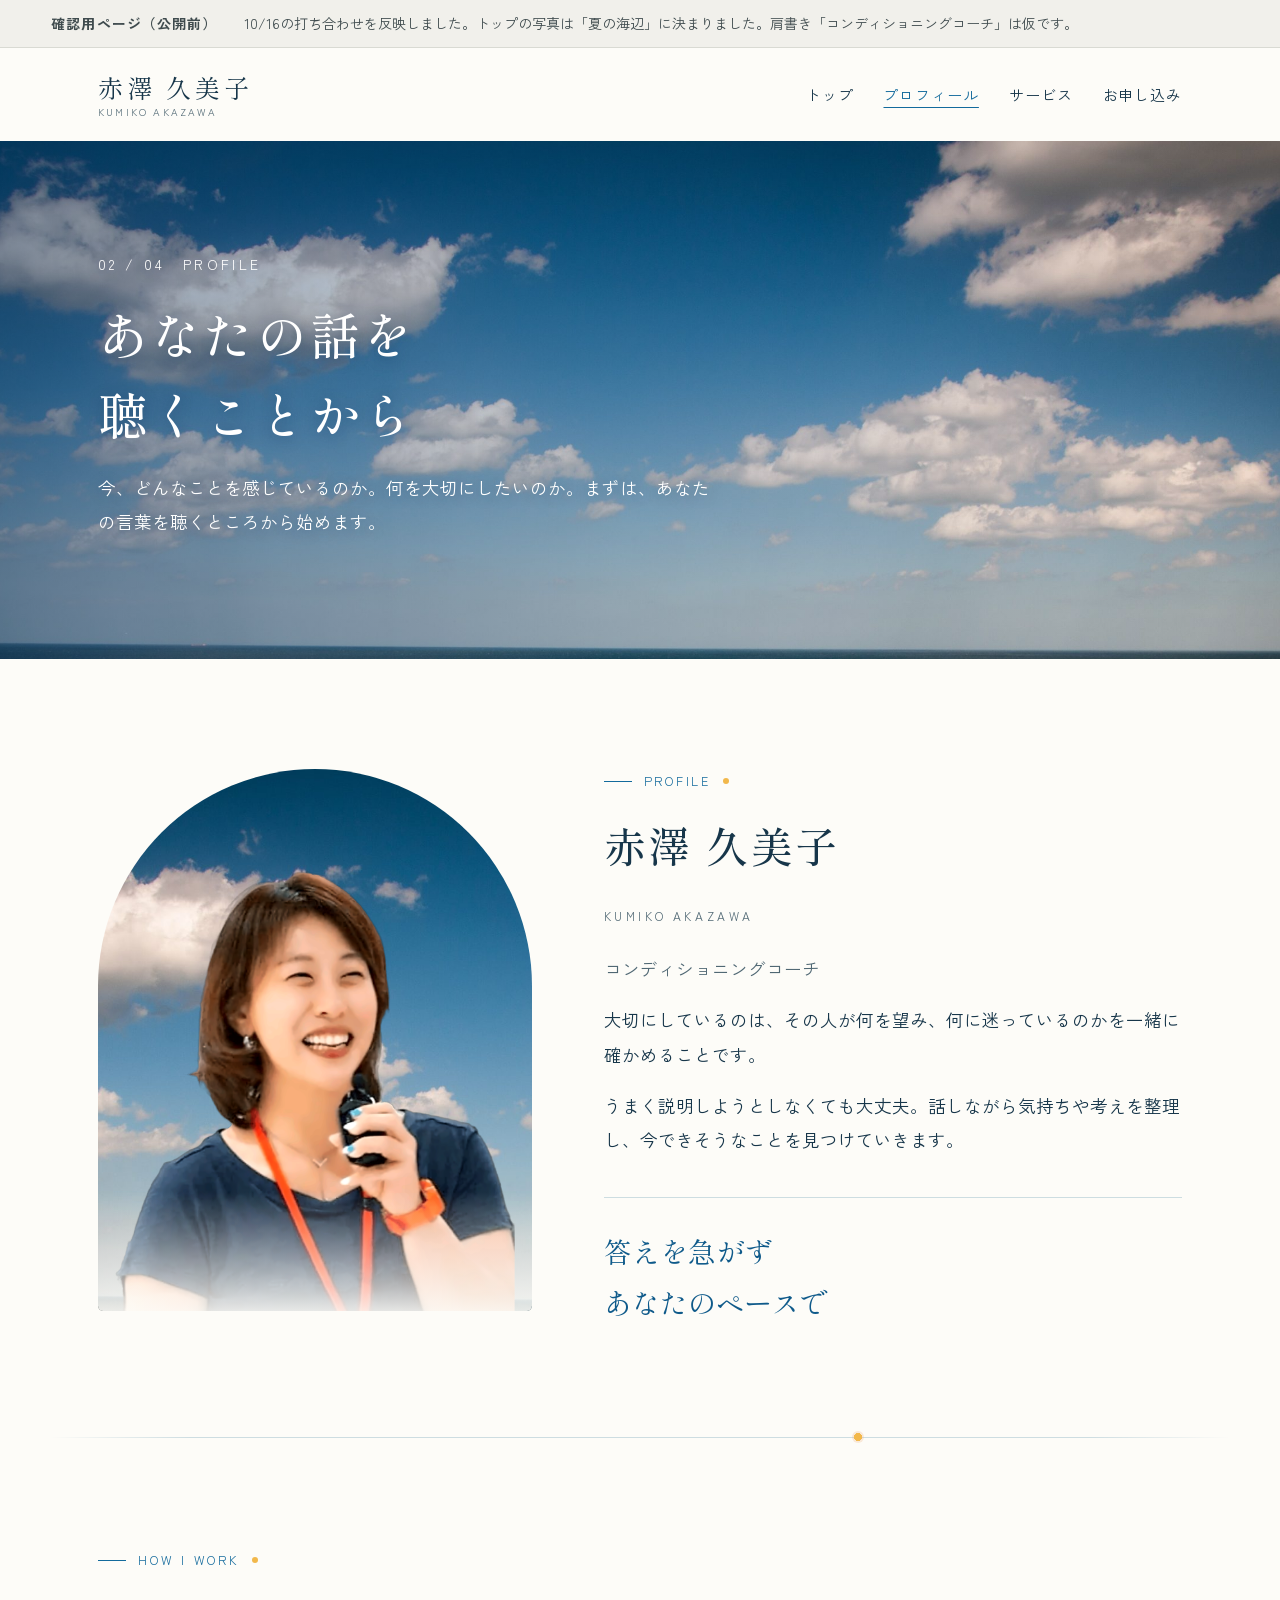
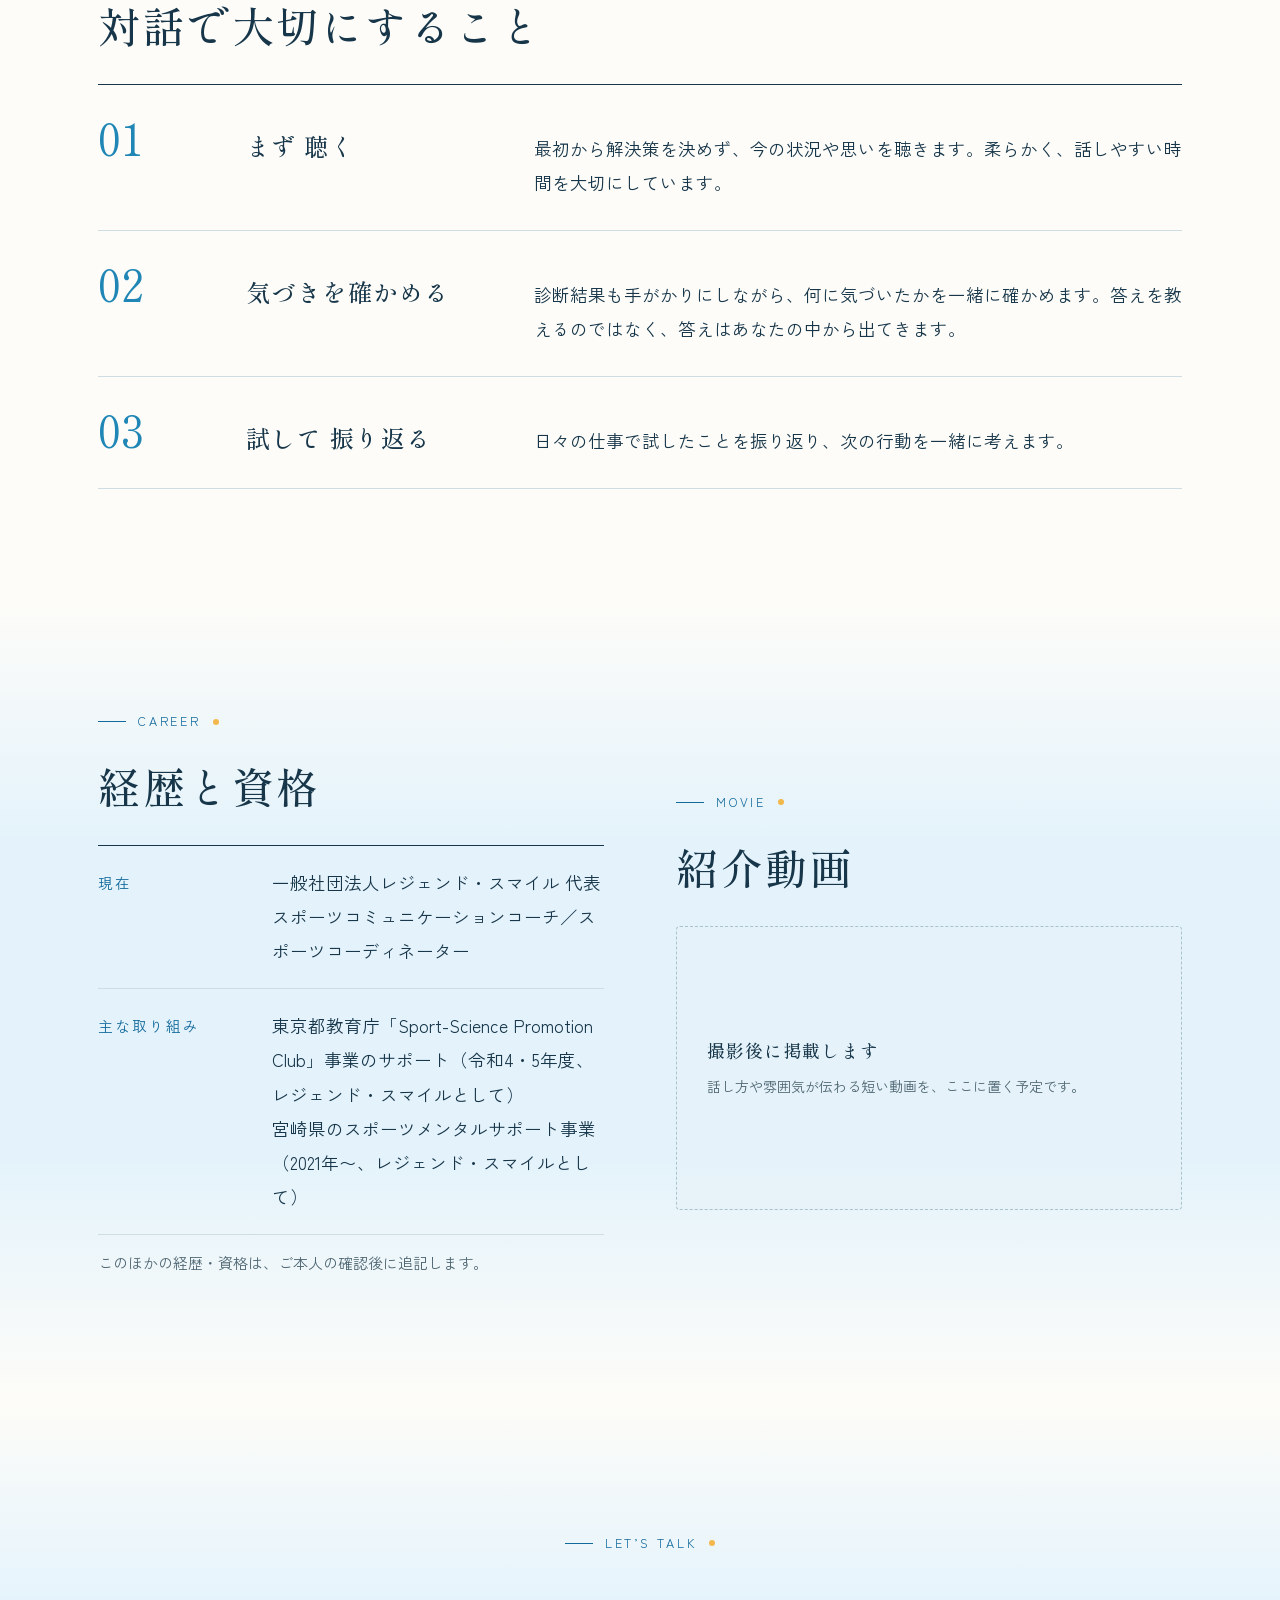
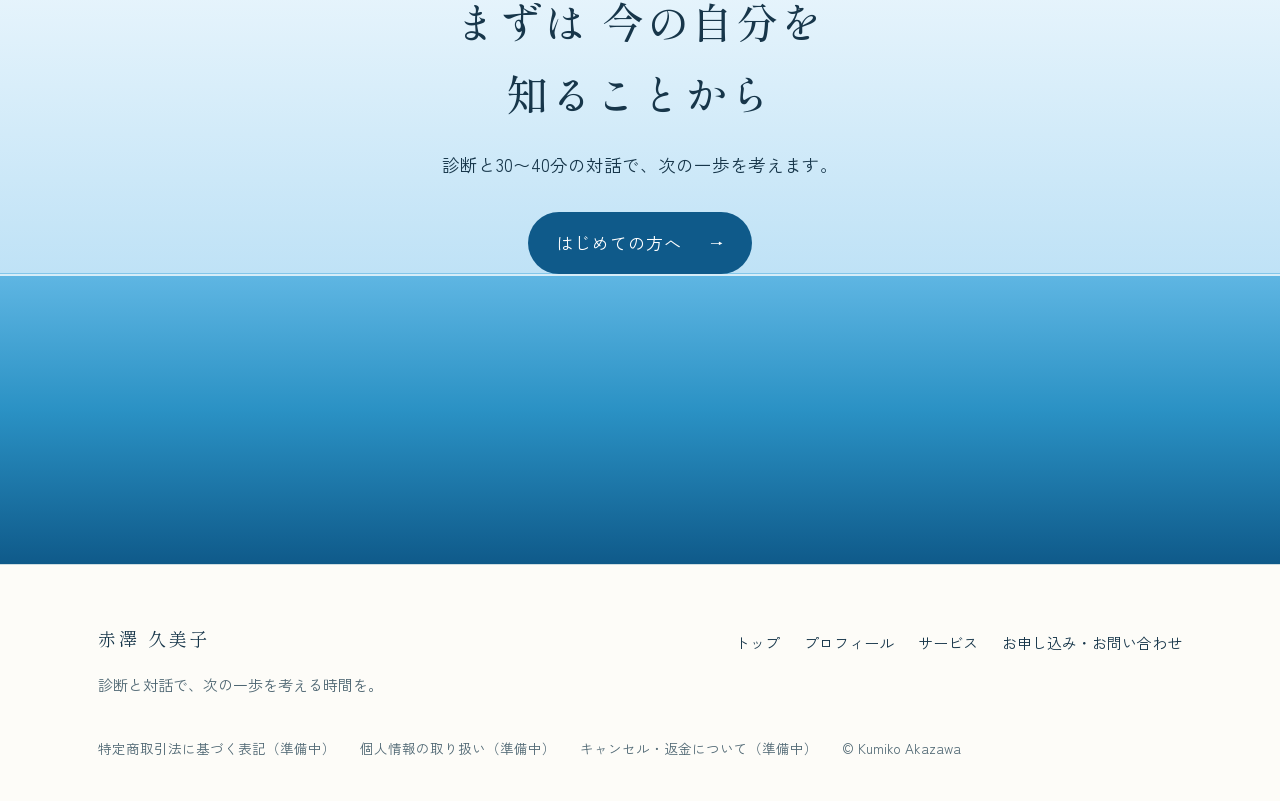
<file: profile.html>
<!doctype html>
<html lang="ja"><head><meta charset="utf-8"><meta name="viewport" content="width=device-width, initial-scale=1.0">
<meta name="robots" content="noindex,nofollow"><title>プロフィール｜赤澤久美子</title><meta name="description" content="赤澤久美子のプロフィール。答えを急がず、あなたの言葉を聴くところから始めます。">
<link rel="preconnect" href="https://fonts.googleapis.com"><link rel="preconnect" href="https://fonts.gstatic.com" crossorigin><link href="https://fonts.googleapis.com/css2?family=Shippori+Mincho:wght@500;600&family=Zen+Kaku+Gothic+New:wght@400;500&display=swap" rel="stylesheet"><link rel="stylesheet" href="style.css"></head>
<body class="fv-sea"><a href="#main" class="skip">本文へ</a>
<div class="review"><p><strong>確認用ページ（公開前）</strong>　10/16の打ち合わせを反映しました。トップの写真は「夏の海辺」に決まりました。肩書き「コンディショニングコーチ」は仮です。</p></div>
<header class="site-head"><div class="wrap"><a class="brand" href="index.html">赤澤 久美子<small>KUMIKO AKAZAWA</small></a><nav class="gnav" aria-label="サイトメニュー"><a href="index.html">トップ</a><a href="profile.html" aria-current="page">プロフィール</a><a href="services.html">サービス</a><a href="contact.html">お申し込み</a></nav></div></header>
<main id="main">
<section class="page-hero photo" style="--ph:url(assets/summer-clouds.jpg);--pos:center 35%"><div class="wrap"><p class="page-count">02 / 04　PROFILE</p><h1>あなたの話を<br>聴くことから</h1>
<p class="desc">今、どんなことを感じているのか。何を大切にしたいのか。まずは、あなたの言葉を聴くところから始めます。</p></div></section>

<section class="section"><div class="wrap about">
<figure class="person rv"><img src="assets/akazawa-portrait.png" width="1200" height="1500" alt="笑顔で話す赤澤久美子"></figure>
<div class="rv"><p class="kicker">PROFILE</p><h2 class="name-ja">赤澤 久美子</h2><p class="name-en">KUMIKO AKAZAWA</p>
<p class="muted" style="margin-top:-6px">コンディショニングコーチ</p>
<p>大切にしているのは、その人が何を望み、何に迷っているのかを一緒に確かめることです。</p>
<p>うまく説明しようとしなくても大丈夫。話しながら気持ちや考えを整理し、今できそうなことを見つけていきます。</p>
<p class="quote">答えを急がず<br>あなたのペースで</p></div>
</div></section>
<div class="horizon" aria-hidden="true"></div>
<section class="section"><div class="wrap">
<div class="rv"><p class="kicker">HOW I WORK</p><h2>対話で大切にすること</h2></div>
<ol class="principles">
<li class="rv"><span class="num">01</span><h3>まず 聴く</h3><p>最初から解決策を決めず、今の状況や思いを聴きます。柔らかく、話しやすい時間を大切にしています。</p></li>
<li class="rv"><span class="num">02</span><h3>気づきを確かめる</h3><p>診断結果も手がかりにしながら、何に気づいたかを一緒に確かめます。答えを教えるのではなく、答えはあなたの中から出てきます。</p></li>
<li class="rv"><span class="num">03</span><h3>試して 振り返る</h3><p>日々の仕事で試したことを振り返り、次の行動を一緒に考えます。</p></li>
</ol></div></section>

<section class="section know"><div class="wrap know-grid">
<div class="rv"><p class="kicker">CAREER</p><h2>経歴と資格</h2>
<dl class="index-list"><div><dt>現在</dt><dd>一般社団法人レジェンド・スマイル 代表<br>スポーツコミュニケーションコーチ／スポーツコーディネーター</dd></div><div><dt>主な取り組み</dt><dd>東京都教育庁「Sport-Science Promotion Club」事業のサポート（令和4・5年度、レジェンド・スマイルとして）<br>宮崎県のスポーツメンタルサポート事業（2021年〜、レジェンド・スマイルとして）</dd></div></dl><p class="note" style="margin-top:14px">このほかの経歴・資格は、ご本人の確認後に追記します。</p></div>
<div class="rv"><p class="kicker">MOVIE</p><h2>紹介動画</h2>
<div class="pending-box" style="aspect-ratio:16/9;display:flex;flex-direction:column;justify-content:center"><h3>撮影後に掲載します</h3><p>話し方や雰囲気が伝わる短い動画を、ここに置く予定です。</p></div></div>
</div></section>

<section class="closing"><div class="wrap rv">
<p class="kicker" style="justify-content:center">LET’S TALK</p>
<h2>まずは 今の自分を<br>知ることから</h2>
<p>診断と30〜40分の対話で、次の一歩を考えます。</p>
<a class="btn btn-main" href="services.html#entry">はじめての方へ<span class="arw">→</span></a>
<div class="space"></div></div></section>
</main>
<footer class="site-foot"><div class="wrap">
<div><p class="foot-brand">赤澤 久美子</p><p class="note">診断と対話で、次の一歩を考える時間を。</p></div>
<nav class="foot-nav" aria-label="フッターメニュー"><a href="index.html">トップ</a><a href="profile.html" aria-current="page">プロフィール</a><a href="services.html">サービス</a><a href="contact.html">お申し込み・お問い合わせ</a></nav>
<div class="foot-legal"><span>特定商取引法に基づく表記（準備中）</span><span>個人情報の取り扱い（準備中）</span><span>キャンセル・返金について（準備中）</span><span>© Kumiko Akazawa</span></div>

</div></footer>
<script src="site.js"></script></body></html>
</file>
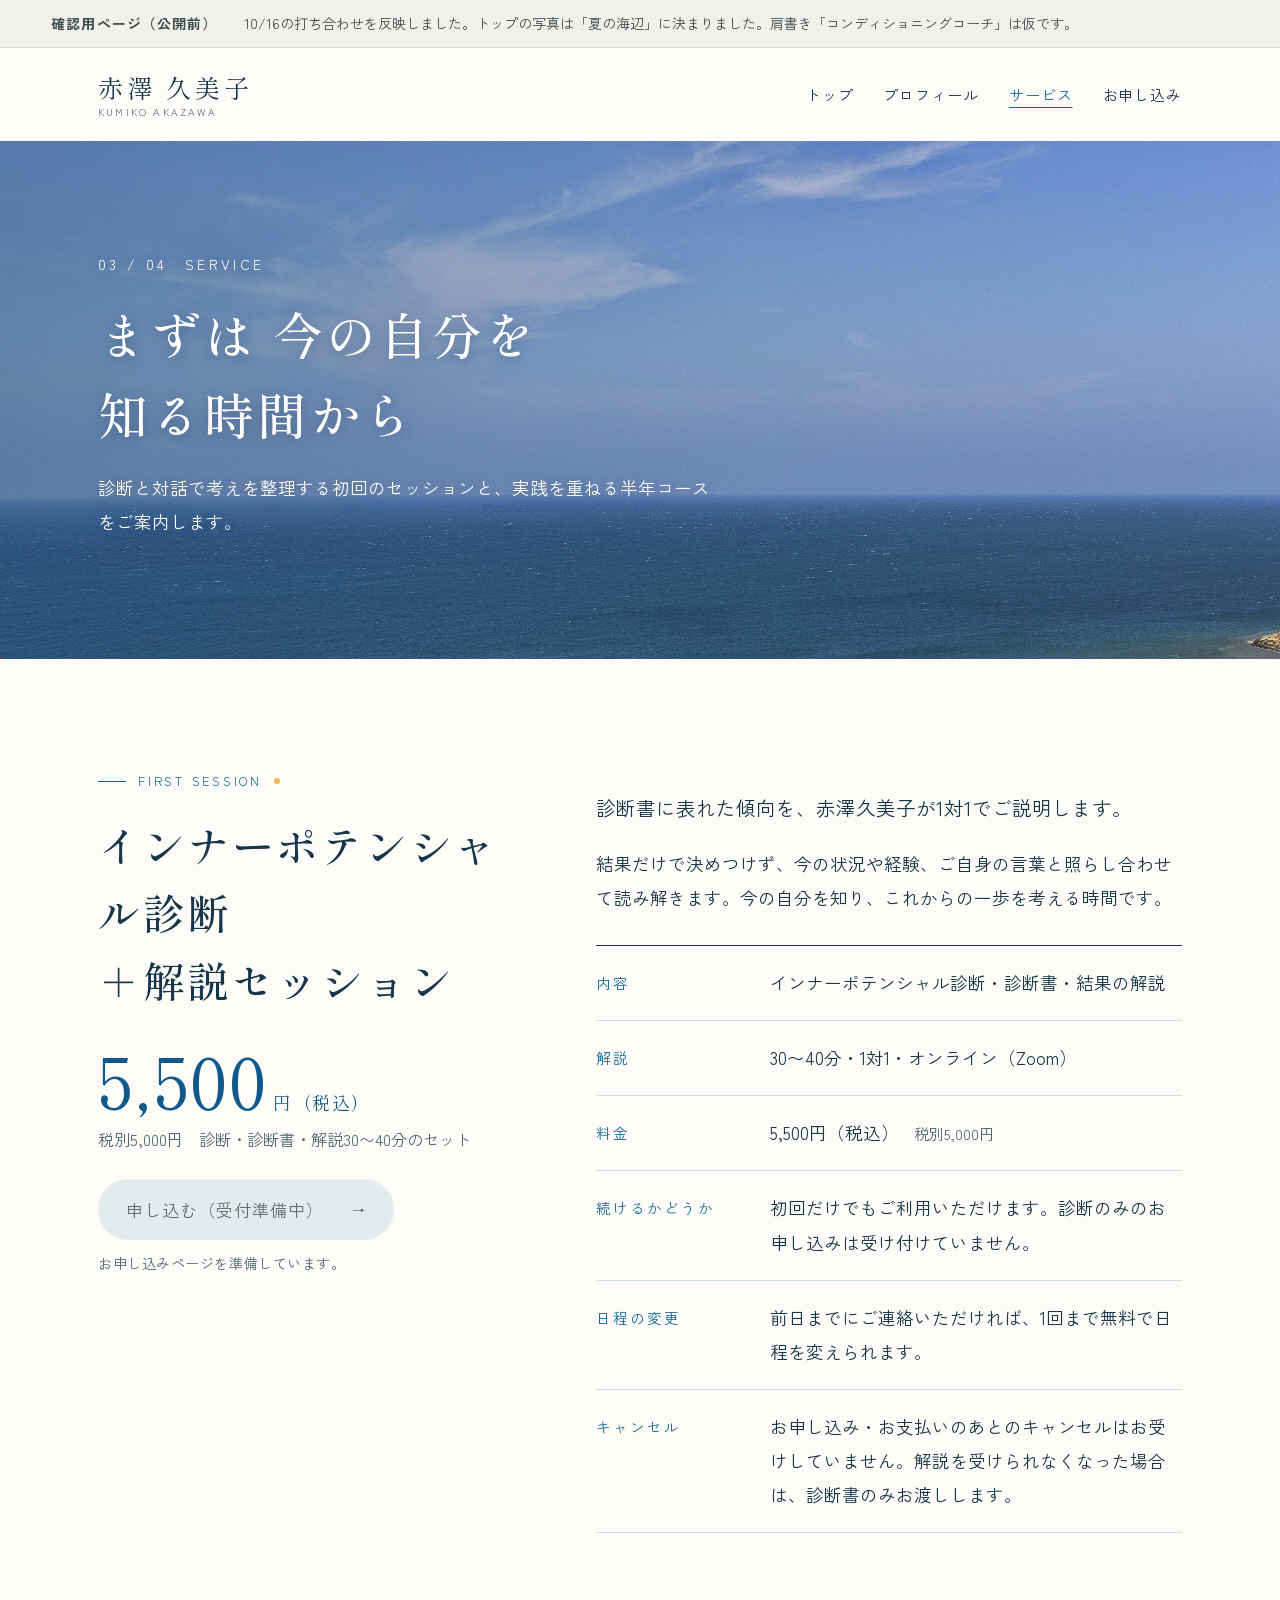
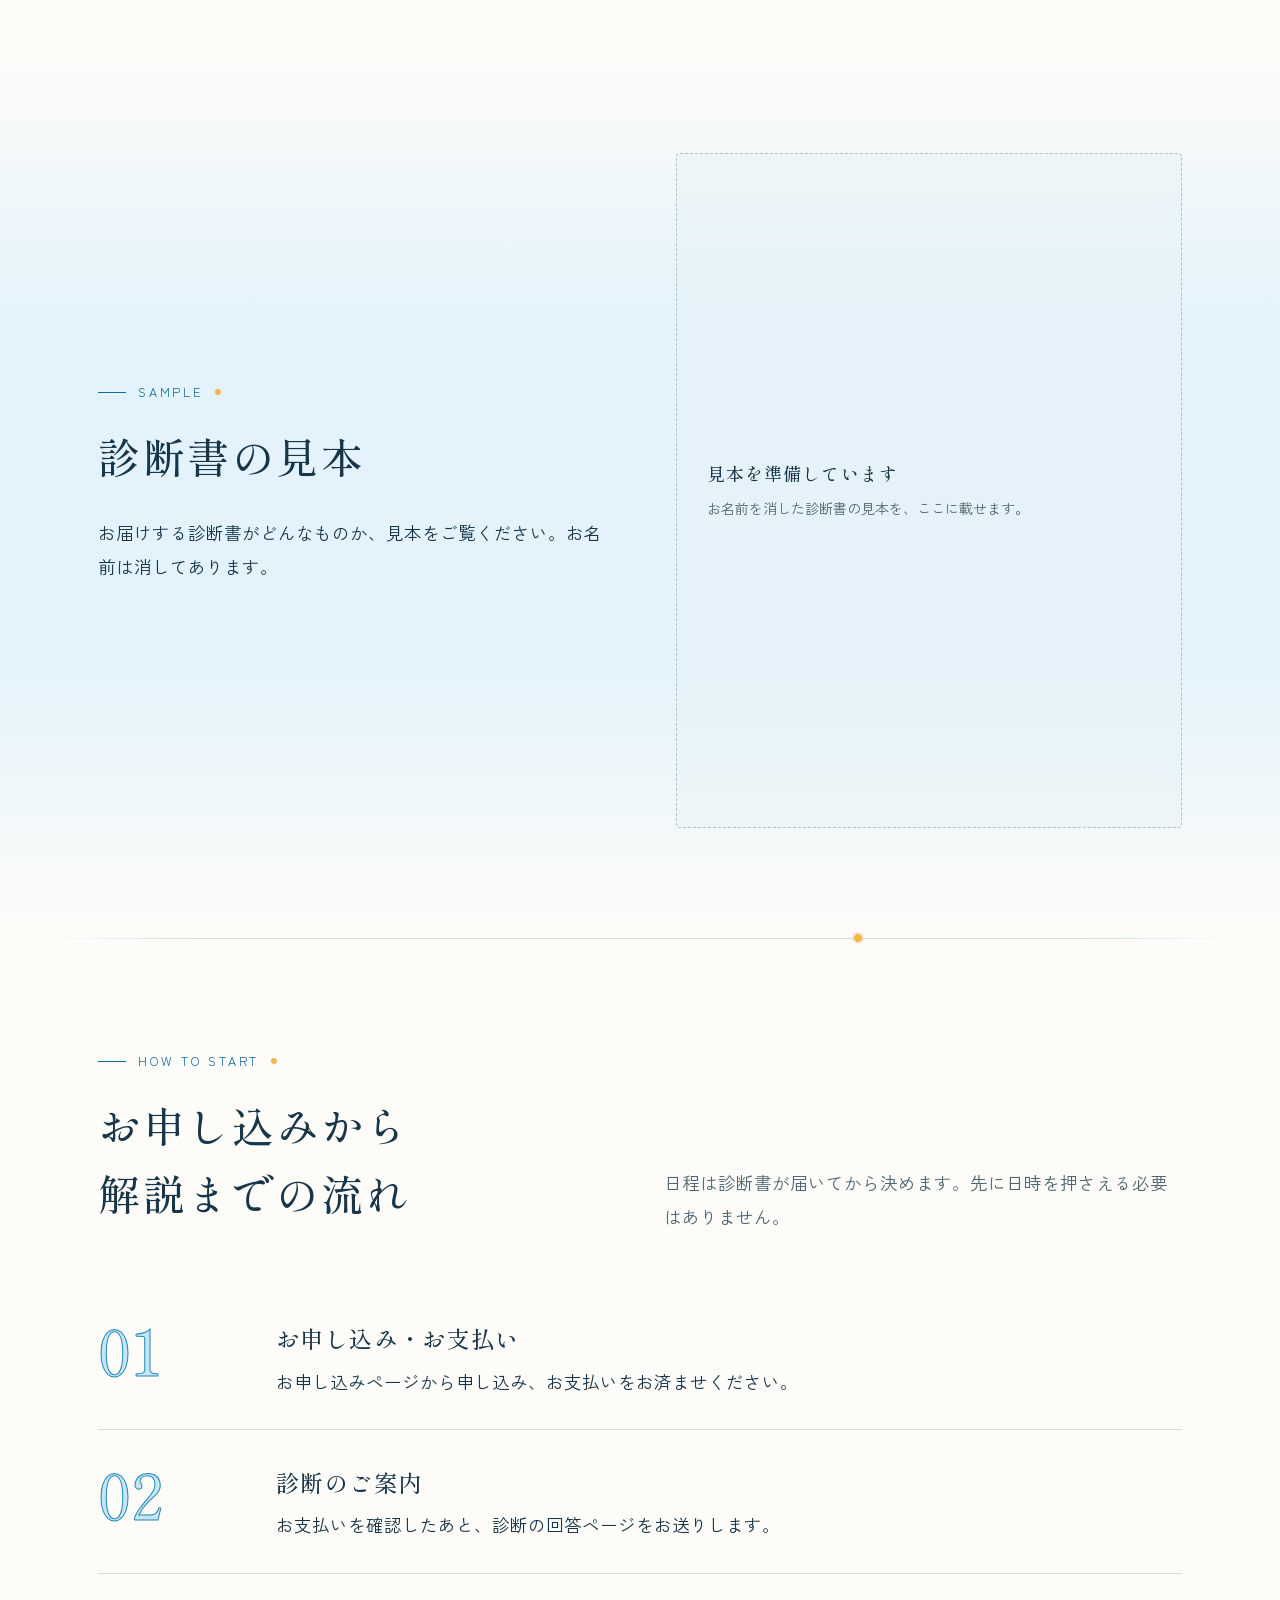
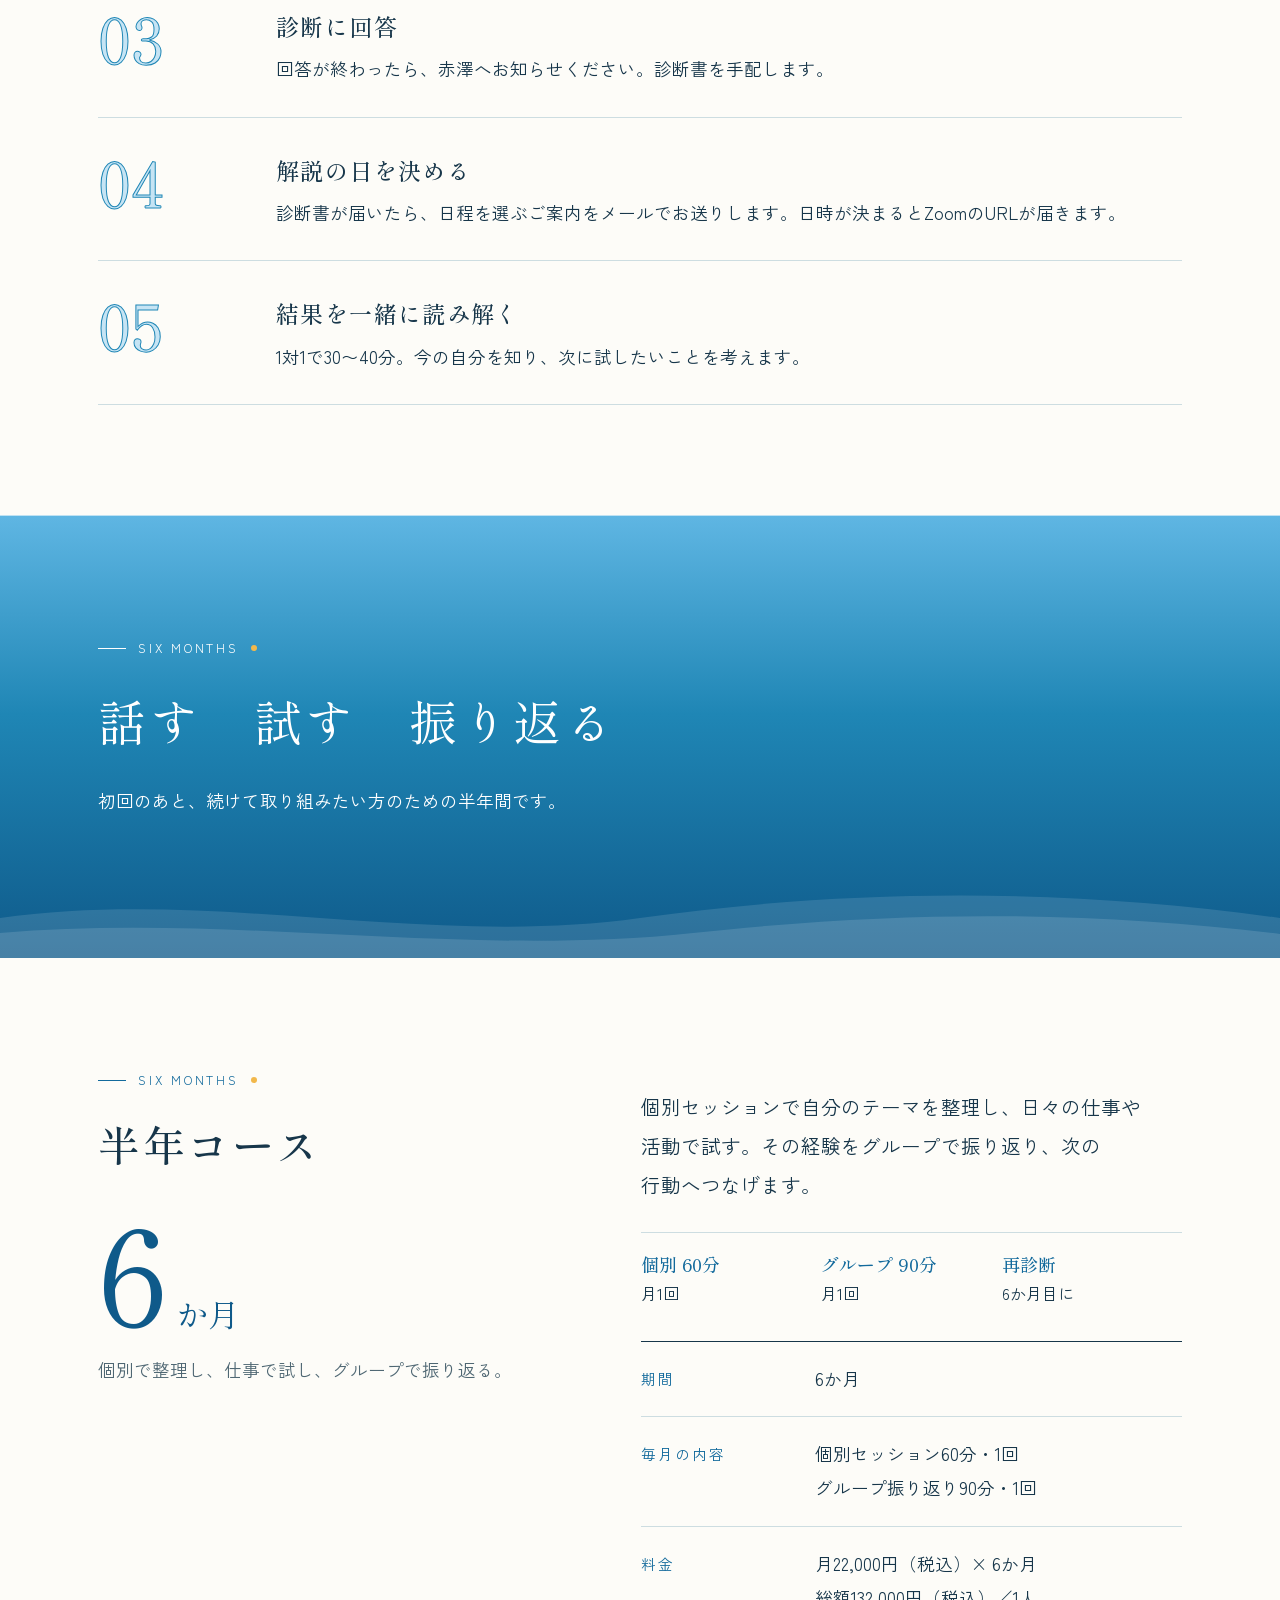
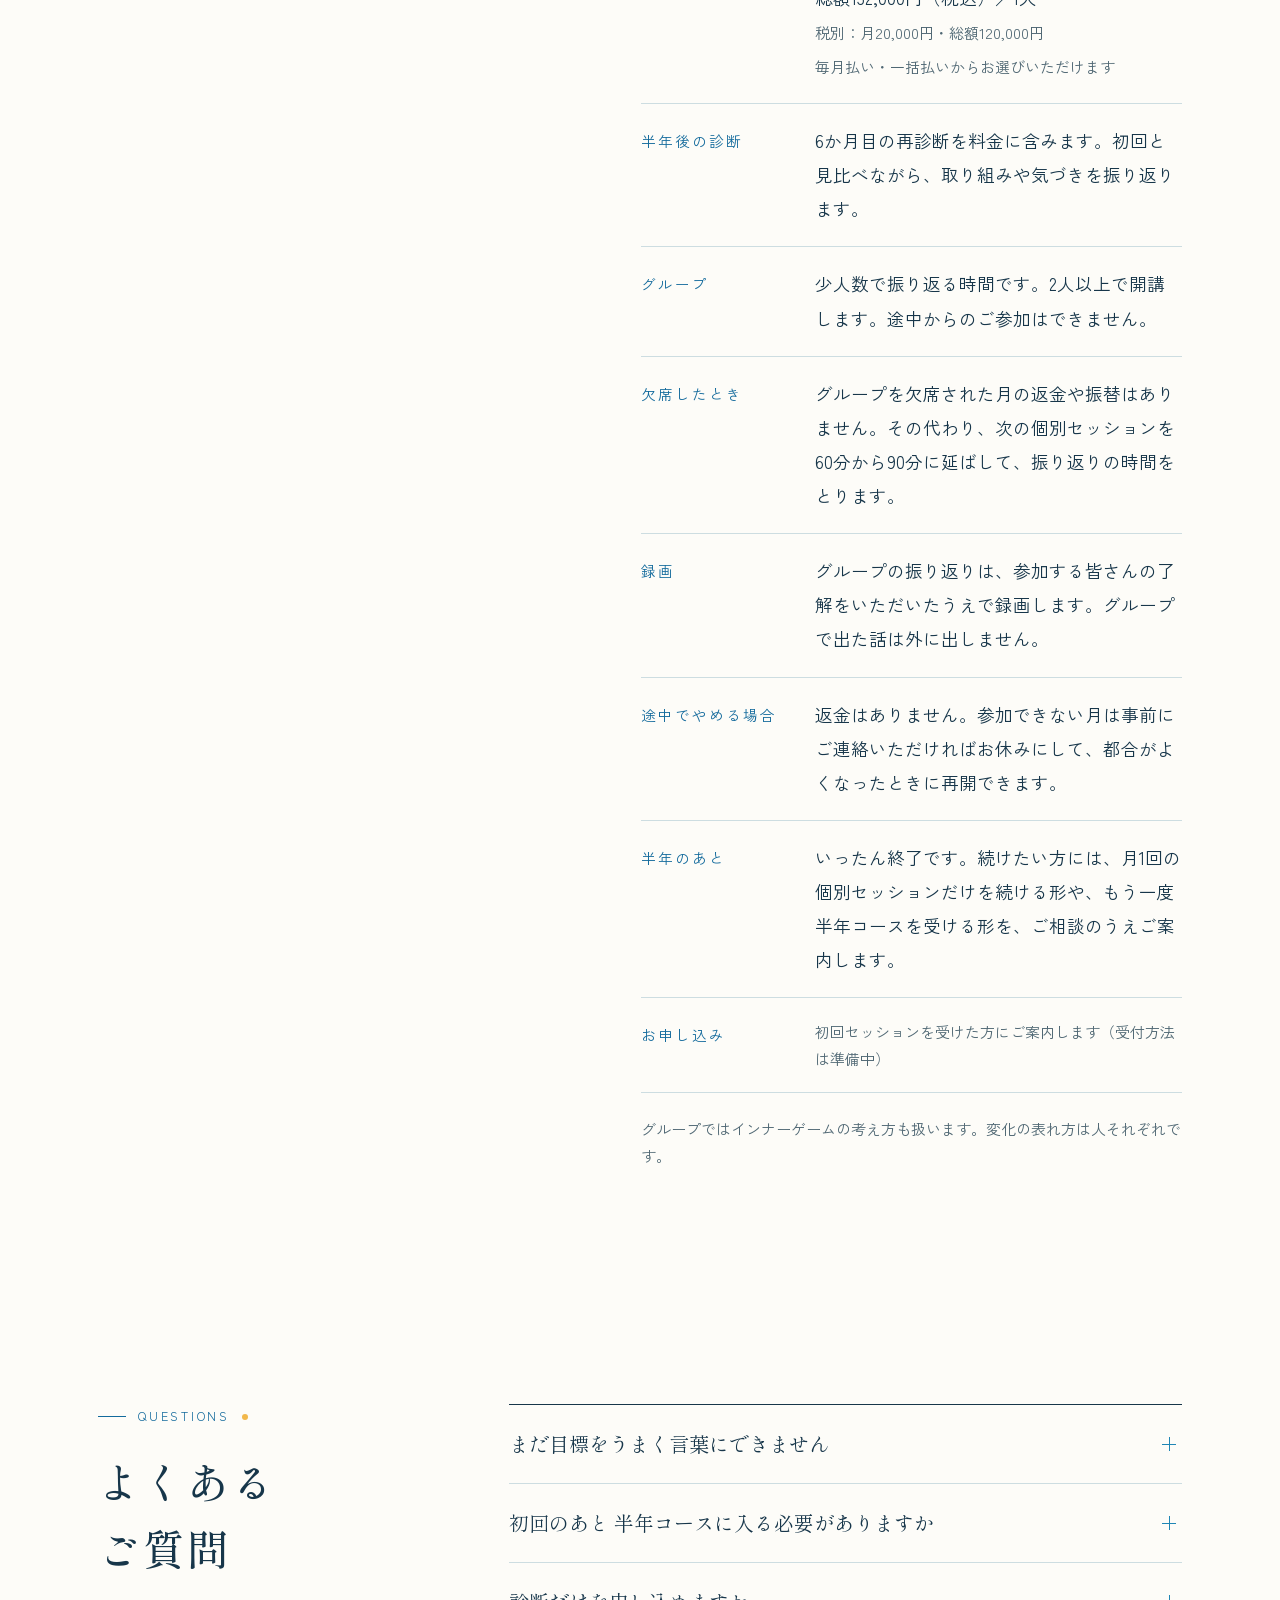
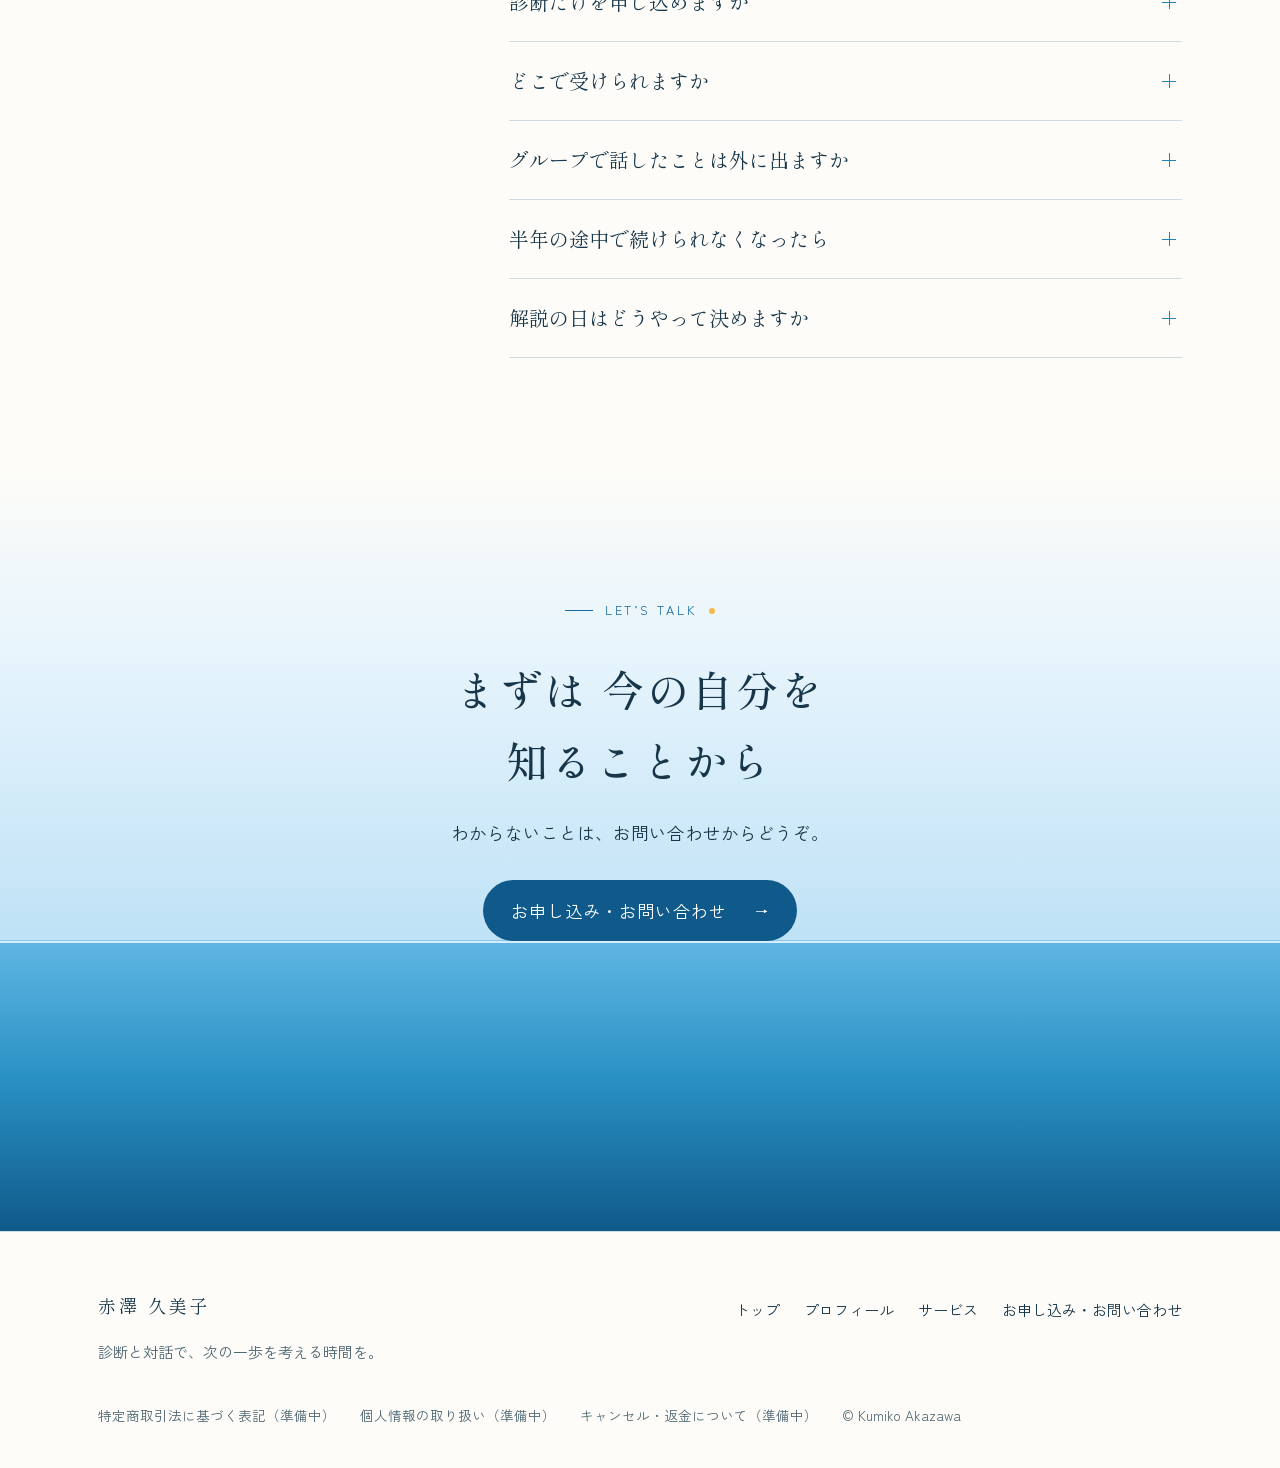
<file: services.html>
<!doctype html>
<html lang="ja"><head><meta charset="utf-8"><meta name="viewport" content="width=device-width, initial-scale=1.0">
<meta name="robots" content="noindex,nofollow"><title>サービス｜赤澤久美子</title><meta name="description" content="インナーポテンシャル診断＋解説セッション（税込5,500円）と、半年コースのご案内。">
<link rel="preconnect" href="https://fonts.googleapis.com"><link rel="preconnect" href="https://fonts.gstatic.com" crossorigin><link href="https://fonts.googleapis.com/css2?family=Shippori+Mincho:wght@500;600&family=Zen+Kaku+Gothic+New:wght@400;500&display=swap" rel="stylesheet"><link rel="stylesheet" href="style.css"></head>
<body class="fv-sea"><a href="#main" class="skip">本文へ</a>
<div class="review"><p><strong>確認用ページ（公開前）</strong>　10/16の打ち合わせを反映しました。トップの写真は「夏の海辺」に決まりました。肩書き「コンディショニングコーチ」は仮です。</p></div>
<header class="site-head"><div class="wrap"><a class="brand" href="index.html">赤澤 久美子<small>KUMIKO AKAZAWA</small></a><nav class="gnav" aria-label="サイトメニュー"><a href="index.html">トップ</a><a href="profile.html">プロフィール</a><a href="services.html" aria-current="page">サービス</a><a href="contact.html">お申し込み</a></nav></div></header>
<main id="main">
<section class="page-hero photo" style="--ph:url(assets/summer-beach.jpg);--pos:center 45%"><div class="wrap"><p class="page-count">03 / 04　SERVICE</p><h1>まずは 今の自分を<br>知る時間から</h1>
<p class="desc">診断と対話で考えを整理する初回のセッションと、実践を重ねる半年コースをご案内します。</p></div></section>

<section class="section" id="entry"><div class="wrap offer">
<div class="rv"><p class="kicker">FIRST SESSION</p><h2>インナーポテンシャル診断<br>＋解説セッション</h2><p class="price-big">5,500<small>円（税込）</small></p><p class="price-sub">税別5,000円　診断・診断書・解説30〜40分のセット</p>
<a class="btn btn-main" href="#" aria-disabled="true" data-reserve-slot>申し込む（受付準備中）<span class="arw">→</span></a><span class="btn-note">お申し込みページを準備しています。</span></div>
<div class="rv"><p class="lead">診断書に表れた傾向を、赤澤久美子が<span class="nw">1対1</span>でご説明します。</p>
<p>結果だけで決めつけず、今の状況や経験、ご自身の言葉と照らし合わせて読み解きます。今の自分を知り、これからの一歩を考える時間です。</p>
<dl class="index-list" style="margin-top:30px">
<div><dt>内容</dt><dd>インナーポテンシャル診断・診断書・結果の解説</dd></div>
<div><dt>解説</dt><dd>30〜40分・<span class="nw">1対1</span>・オンライン（Zoom）</dd></div>
<div><dt>料金</dt><dd>5,500円（税込）<span class="note">　税別5,000円</span></dd></div>
<div><dt>続けるかどうか</dt><dd>初回だけでもご利用いただけます。診断のみのお申し込みは受け付けていません。</dd></div>
<div><dt>日程の変更</dt><dd>前日までにご連絡いただければ、1回まで無料で日程を変えられます。</dd></div>
<div><dt>キャンセル</dt><dd>お申し込み・お支払いのあとのキャンセルはお受けしていません。解説を受けられなくなった場合は、診断書のみお渡しします。</dd></div>
</dl></div>
</div></section>
<section class="section know"><div class="wrap know-grid">
<div class="rv"><p class="kicker">SAMPLE</p><h2>診断書の見本</h2><p>お届けする診断書がどんなものか、見本をご覧ください。お名前は消してあります。</p></div>
<div class="rv"><div class="pending-box" style="aspect-ratio:3/4;display:flex;flex-direction:column;justify-content:center"><h3>見本を準備しています</h3><p>お名前を消した診断書の見本を、ここに載せます。</p></div></div>
</div></section>
<div class="horizon" aria-hidden="true"></div>
<section class="section"><div class="wrap">
<div class="flow-head rv"><div><p class="kicker">HOW TO START</p><h2>お申し込みから<br>解説までの流れ</h2></div><p class="muted">日程は診断書が届いてから決めます。先に日時を押さえる必要はありません。</p></div>
<ol class="steps"><li class="rv"><div><h3>お申し込み・お支払い</h3><p>お申し込みページから申し込み、お支払いをお済ませください。</p></div></li><li class="rv"><div><h3>診断のご案内</h3><p>お支払いを確認したあと、診断の回答ページをお送りします。</p></div></li><li class="rv"><div><h3>診断に回答</h3><p>回答が終わったら、赤澤へお知らせください。診断書を手配します。</p></div></li><li class="rv"><div><h3>解説の日を決める</h3><p>診断書が届いたら、日程を選ぶご案内をメールでお送りします。日時が決まるとZoomのURLが届きます。</p></div></li><li class="rv"><div><h3>結果を一緒に読み解く</h3><p><span class="nw">1対1</span>で30〜40分。今の自分を知り、次に試したいことを考えます。</p></div></li></ol>
</div></section>

<section class="band"><div class="wrap rv">
<p class="kicker" style="color:#fff">SIX MONTHS</p>
<p class="big">話す　試す　振り返る</p>
<p>初回のあと、続けて取り組みたい方のための半年間です。</p></div>
<svg class="waves" viewBox="0 0 1440 90" preserveAspectRatio="none" aria-hidden="true"><path d="M0 50 C 240 20 480 80 720 50 S 1200 20 1440 50 V90 H0Z" fill="#fff" opacity=".35"/><path d="M0 65 C 260 45 520 90 780 65 S 1240 45 1440 66 V90 H0Z" fill="#fff" opacity=".5"/></svg>
</section>

<section class="section" id="ongoing"><div class="wrap course">
<div class="rv"><p class="kicker">SIX MONTHS</p><h2>半年コース</h2><p class="course-mark">6<span>か月</span></p>
<p class="muted">個別で整理し、仕事で試し、グループで振り返る。</p></div>
<div class="rv"><p class="lead">個別セッションで自分のテーマを整理し、日々の仕事や活動で試す。その経験をグループで振り返り、次の行動へつなげます。</p>
<ul class="course-rhythm"><li><b>個別 60分</b>月1回</li><li><b>グループ 90分</b>月1回</li><li><b>再診断</b>6か月目に</li></ul>
<dl class="index-list" style="margin-top:34px">
<div><dt>期間</dt><dd>6か月</dd></div>
<div><dt>毎月の内容</dt><dd>個別セッション60分・1回<br>グループ振り返り90分・1回</dd></div>
<div><dt>料金</dt><dd>月22,000円（税込）× 6か月<br>総額132,000円（税込）／1人<br><span class="note">税別：月20,000円・総額120,000円<br>毎月払い・一括払いからお選びいただけます</span></dd></div>
<div><dt>半年後の診断</dt><dd>6か月目の再診断を料金に含みます。初回と見比べながら、取り組みや気づきを振り返ります。</dd></div>
<div><dt>グループ</dt><dd>少人数で振り返る時間です。2人以上で開講します。途中からのご参加はできません。</dd></div>
<div><dt>欠席したとき</dt><dd>グループを欠席された月の返金や振替はありません。その代わり、次の個別セッションを60分から90分に延ばして、振り返りの時間をとります。</dd></div>
<div><dt>録画</dt><dd>グループの振り返りは、参加する皆さんの了解をいただいたうえで録画します。グループで出た話は外に出しません。</dd></div>
<div><dt>途中でやめる場合</dt><dd>返金はありません。参加できない月は事前にご連絡いただければお休みにして、都合がよくなったときに再開できます。</dd></div>
<div><dt>半年のあと</dt><dd>いったん終了です。続けたい方には、月1回の個別セッションだけを続ける形や、もう一度半年コースを受ける形を、ご相談のうえご案内します。</dd></div>
<div><dt>お申し込み</dt><dd class="note">初回セッションを受けた方にご案内します（受付方法は準備中）</dd></div>
</dl>
<p class="note" style="margin-top:22px">グループではインナーゲームの考え方も扱います。変化の表れ方は人それぞれです。</p></div>
</div></section>

<section class="section" id="faq"><div class="wrap faq-grid">
<div class="rv"><p class="kicker">QUESTIONS</p><h2>よくある<br>ご質問</h2></div>
<div class="rv"><details><summary>まだ目標をうまく言葉にできません</summary><p>今気になっていることや、考えがまとまらないところからお話しいただけます。</p></details><details><summary>初回のあと 半年コースに入る必要がありますか</summary><p>初回だけで終えることもできます。続けたい方には、半年コースをご案内します。</p></details><details><summary>診断だけを申し込めますか</summary><p>診断と解説はセットでお届けしています。診断のみのお申し込みは受け付けていません。診断の回答ページは、このホームページからお申し込み・お支払いいただいた方にお送りします。</p></details><details><summary>どこで受けられますか</summary><p>初回の解説はオンライン（Zoom）で、赤澤と<span class="nw">1対1</span>で行います。対面をご希望の方は、ご相談ください。</p></details><details><summary>グループで話したことは外に出ますか</summary><p>グループで出た話は外に出しません。振り返りのための録画は、参加する皆さんの了解をいただいたうえで行い、外には渡しません。</p></details><details><summary>半年の途中で続けられなくなったら</summary><p>途中でやめた場合の返金はありません。お仕事などで参加できない月は、事前にご連絡いただければお休みにして、都合がよくなったときに再開できます。</p></details><details><summary>解説の日はどうやって決めますか</summary><p>診断書が届いたら、日程を選ぶご案内をメールでお送りします。日時が決まるとZoomの参加URLが届き、前日にもお知らせが届きます。</p></details></div></div></section>

<section class="closing"><div class="wrap rv">
<p class="kicker" style="justify-content:center">LET’S TALK</p>
<h2>まずは 今の自分を<br>知ることから</h2>
<p>わからないことは、お問い合わせからどうぞ。</p>
<a class="btn btn-main" href="contact.html">お申し込み・お問い合わせ<span class="arw">→</span></a>
<div class="space"></div></div></section>
</main>
<footer class="site-foot"><div class="wrap">
<div><p class="foot-brand">赤澤 久美子</p><p class="note">診断と対話で、次の一歩を考える時間を。</p></div>
<nav class="foot-nav" aria-label="フッターメニュー"><a href="index.html">トップ</a><a href="profile.html">プロフィール</a><a href="services.html" aria-current="page">サービス</a><a href="contact.html">お申し込み・お問い合わせ</a></nav>
<div class="foot-legal"><span>特定商取引法に基づく表記（準備中）</span><span>個人情報の取り扱い（準備中）</span><span>キャンセル・返金について（準備中）</span><span>© Kumiko Akazawa</span></div>

</div></footer>
<script src="site.js"></script></body></html>
</file>
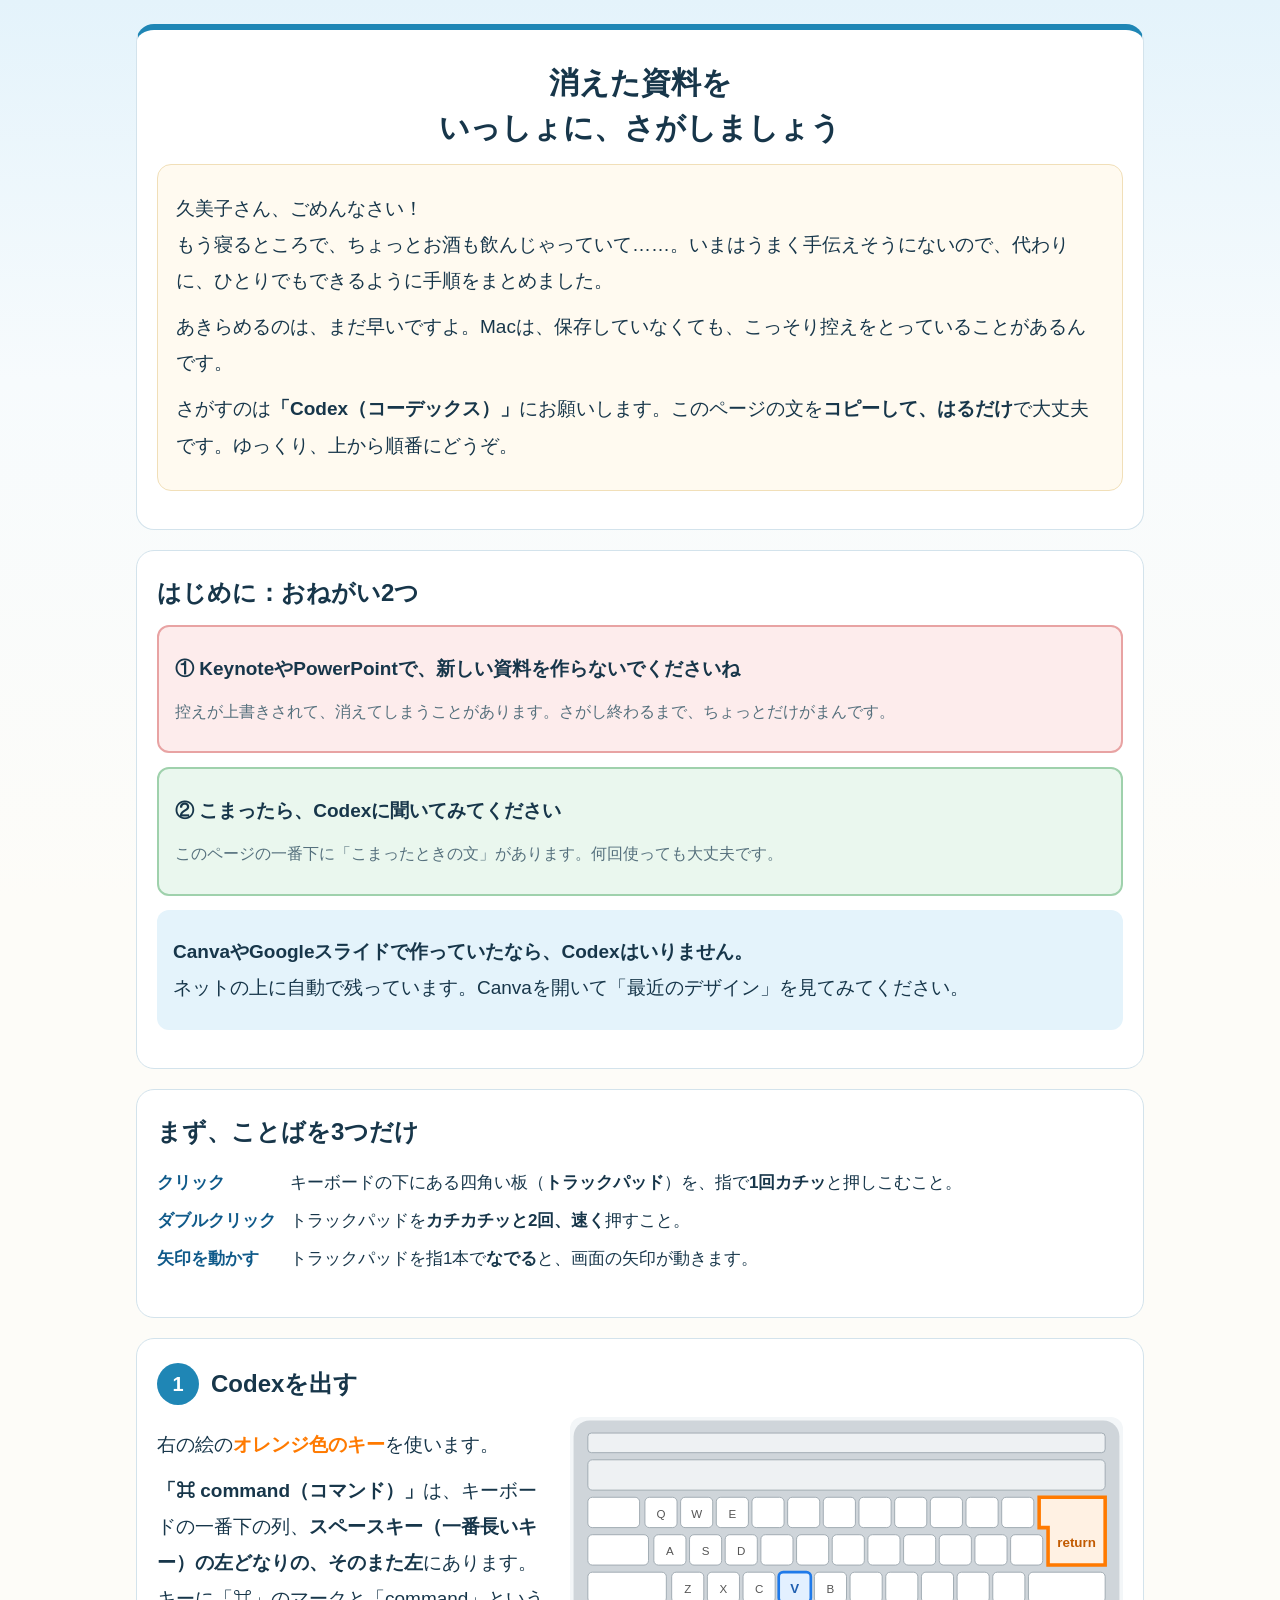
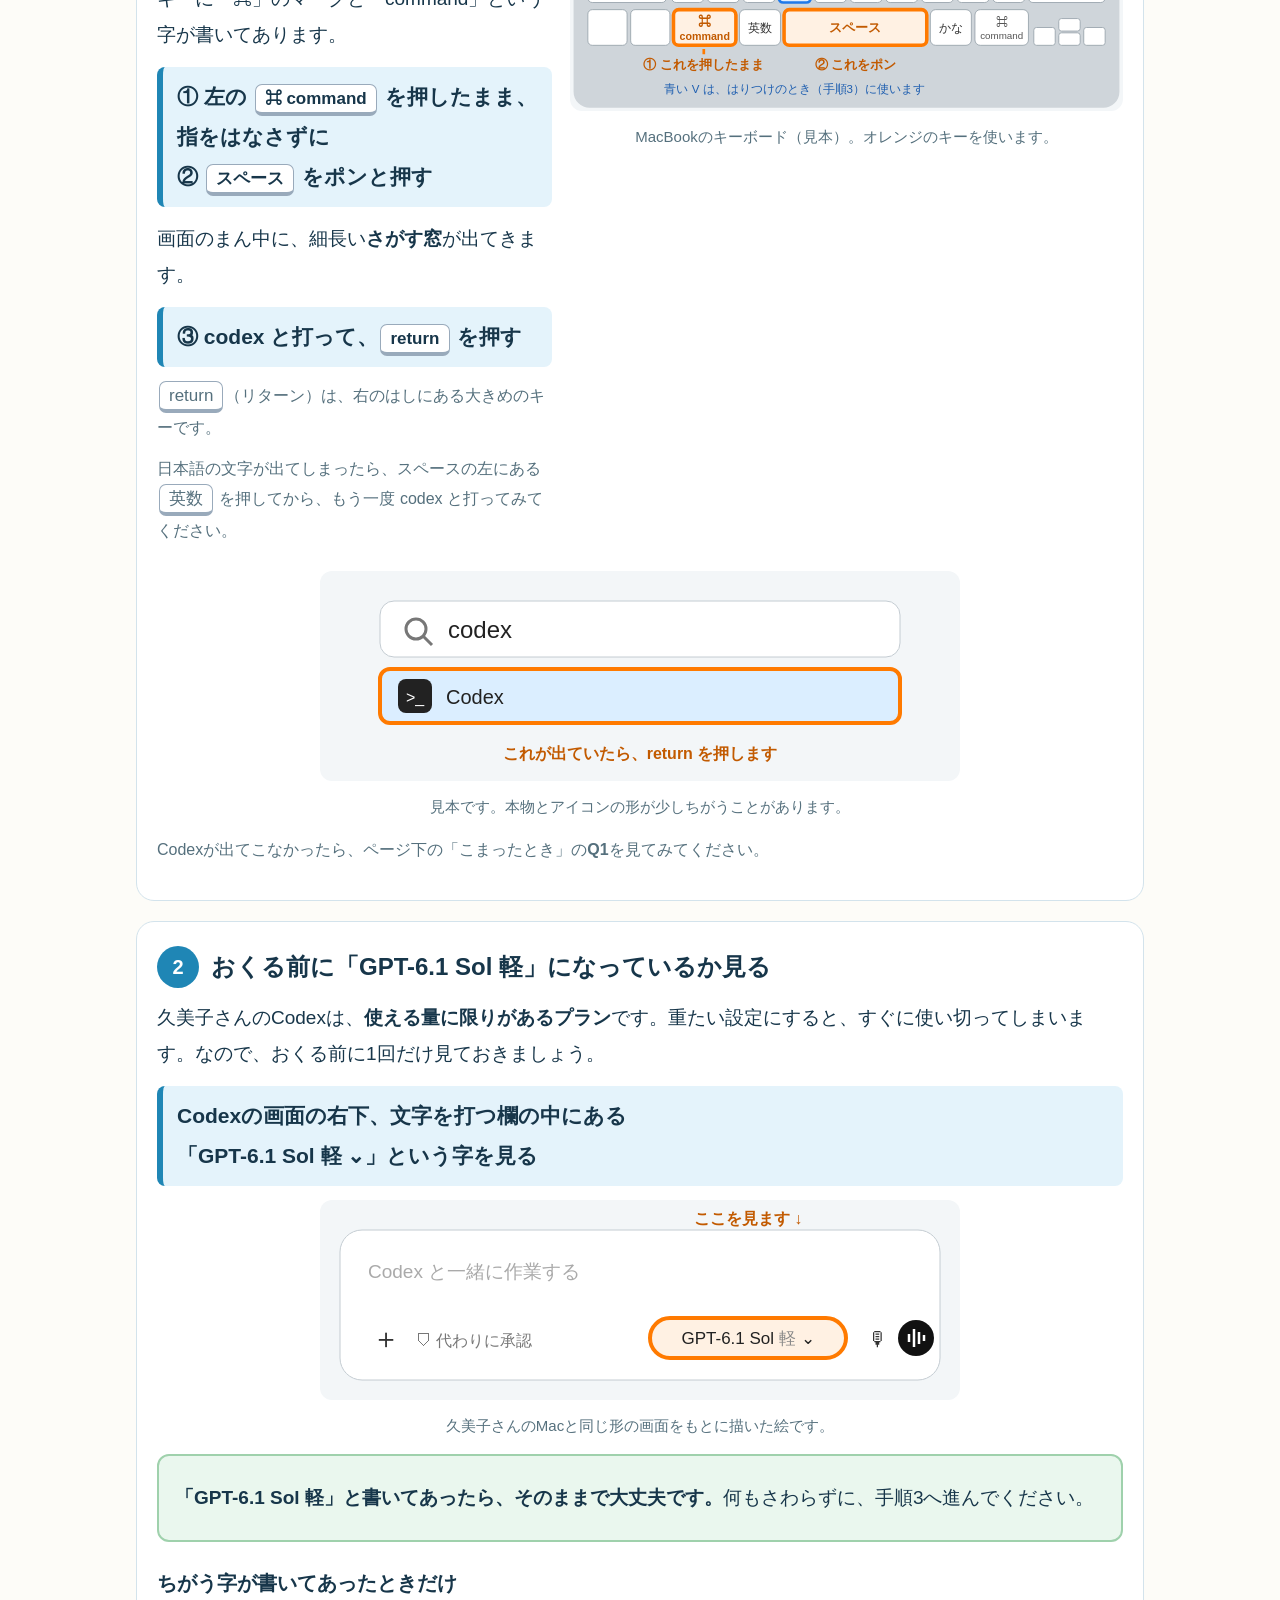
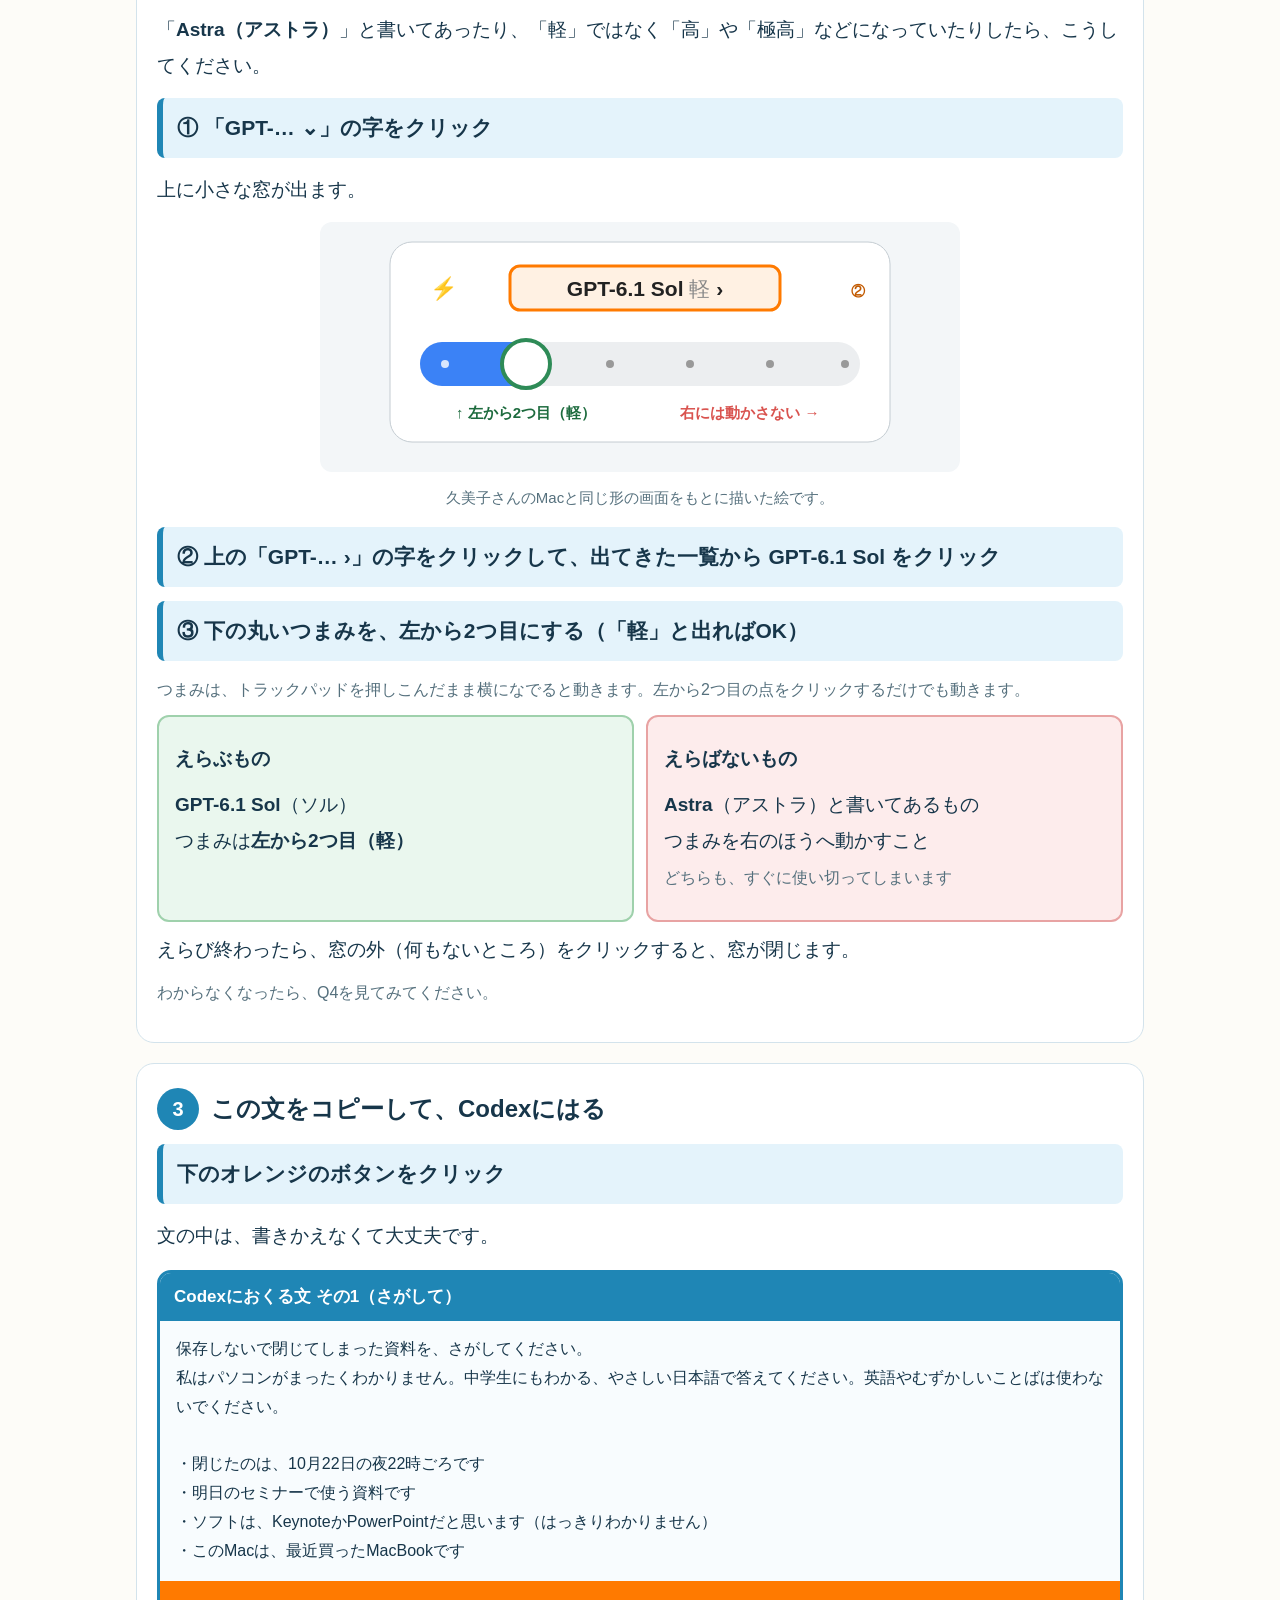
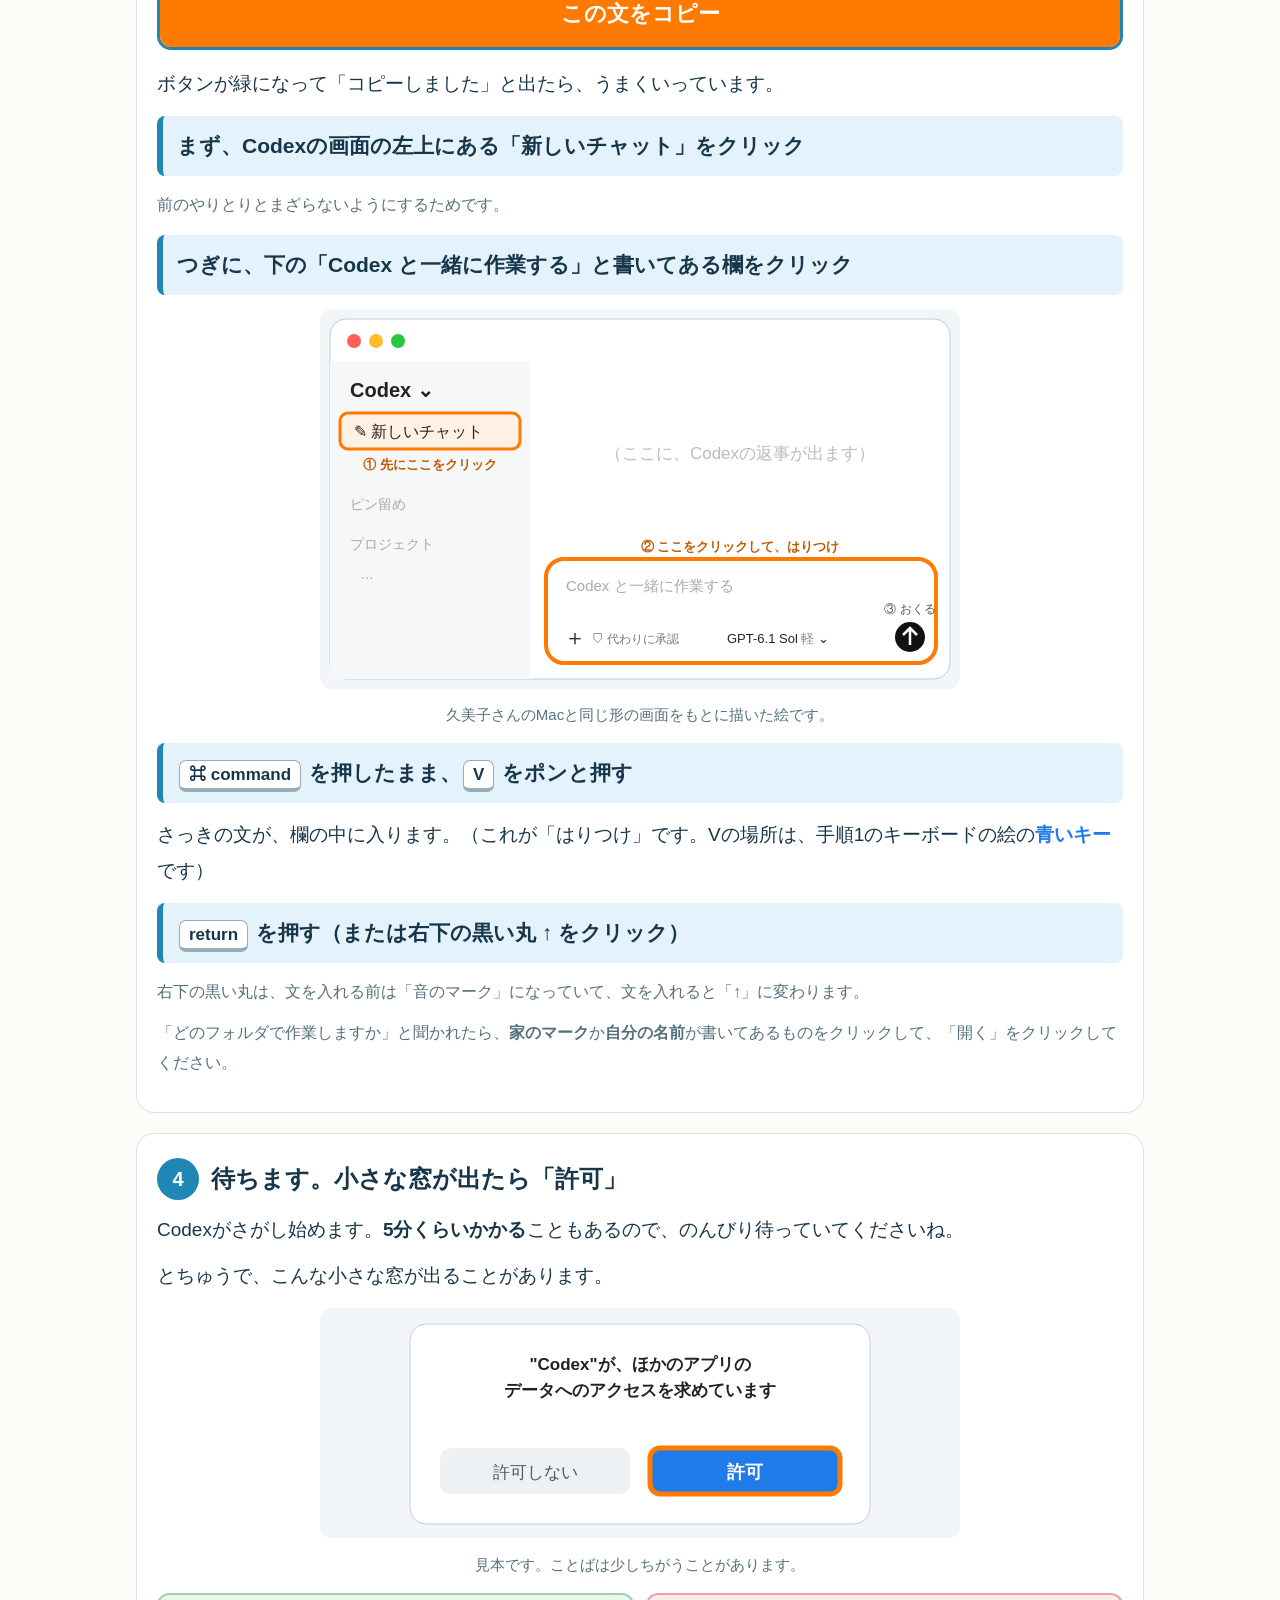
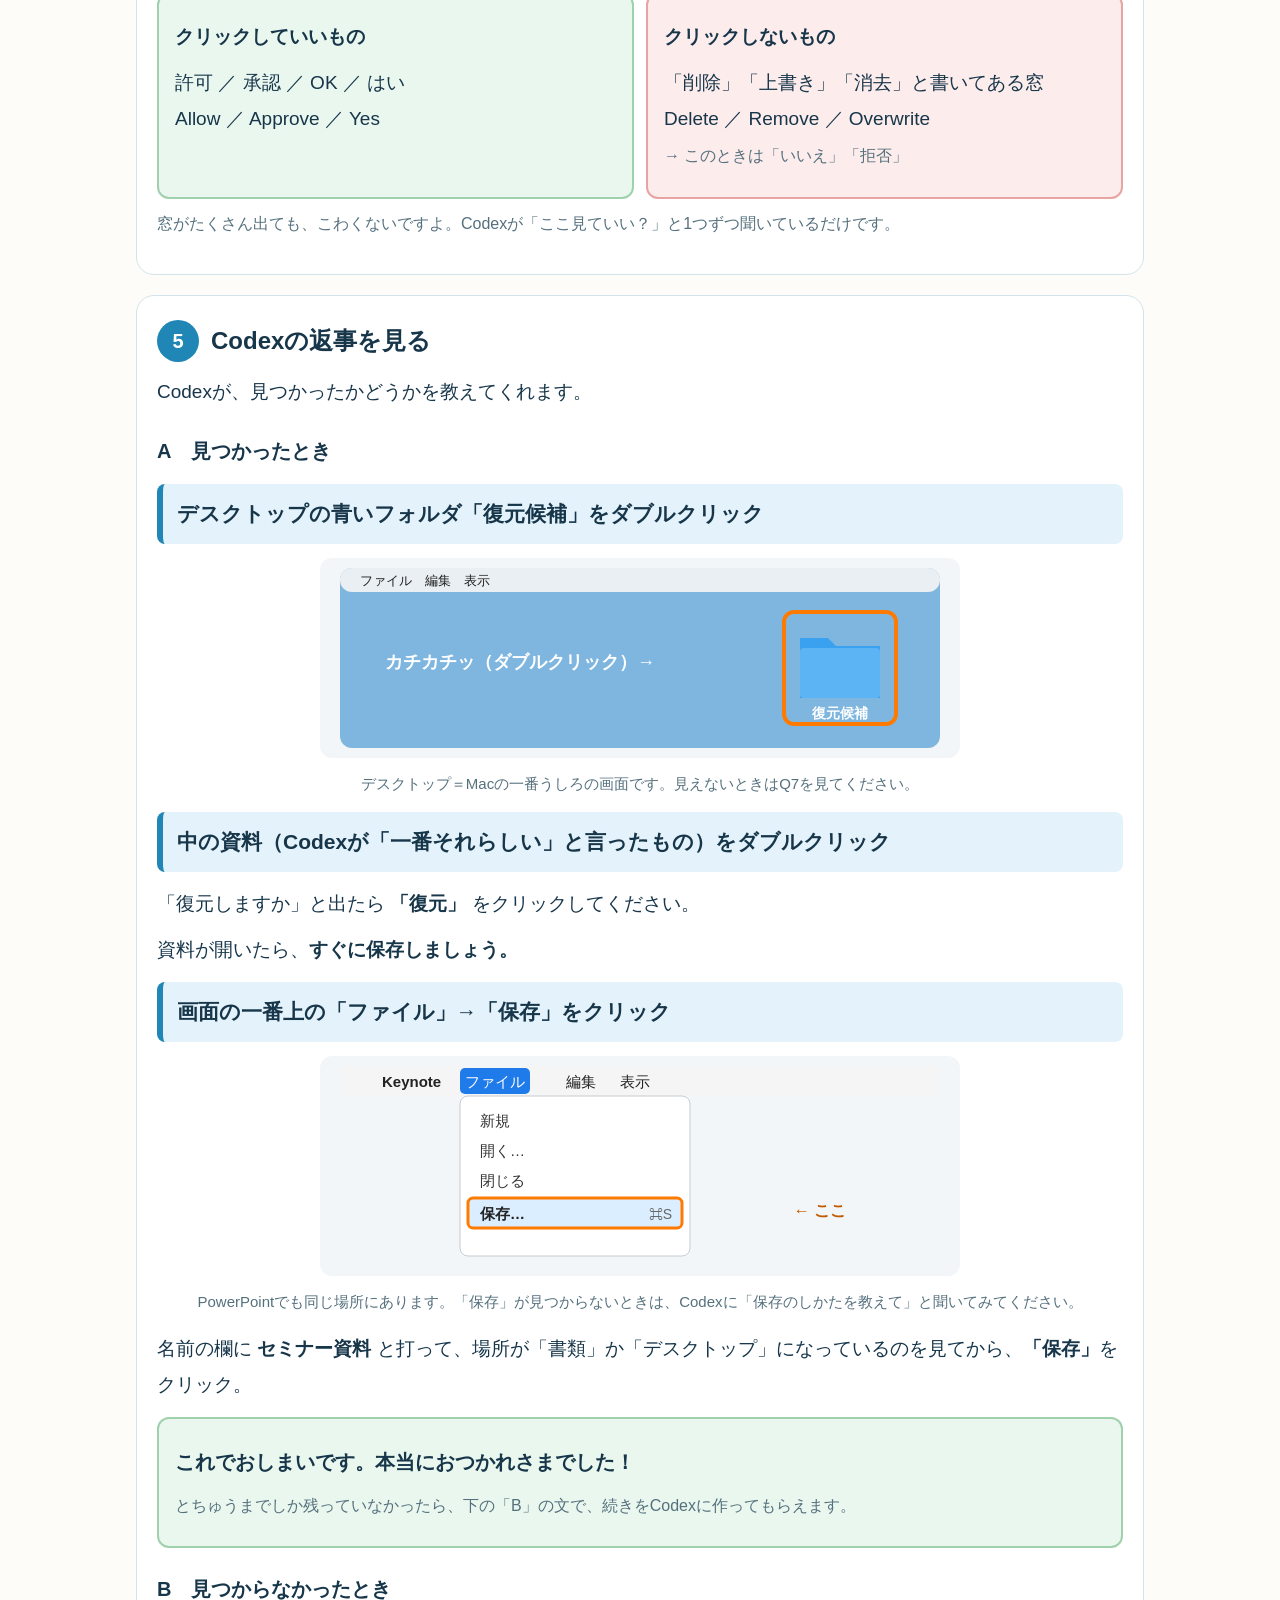
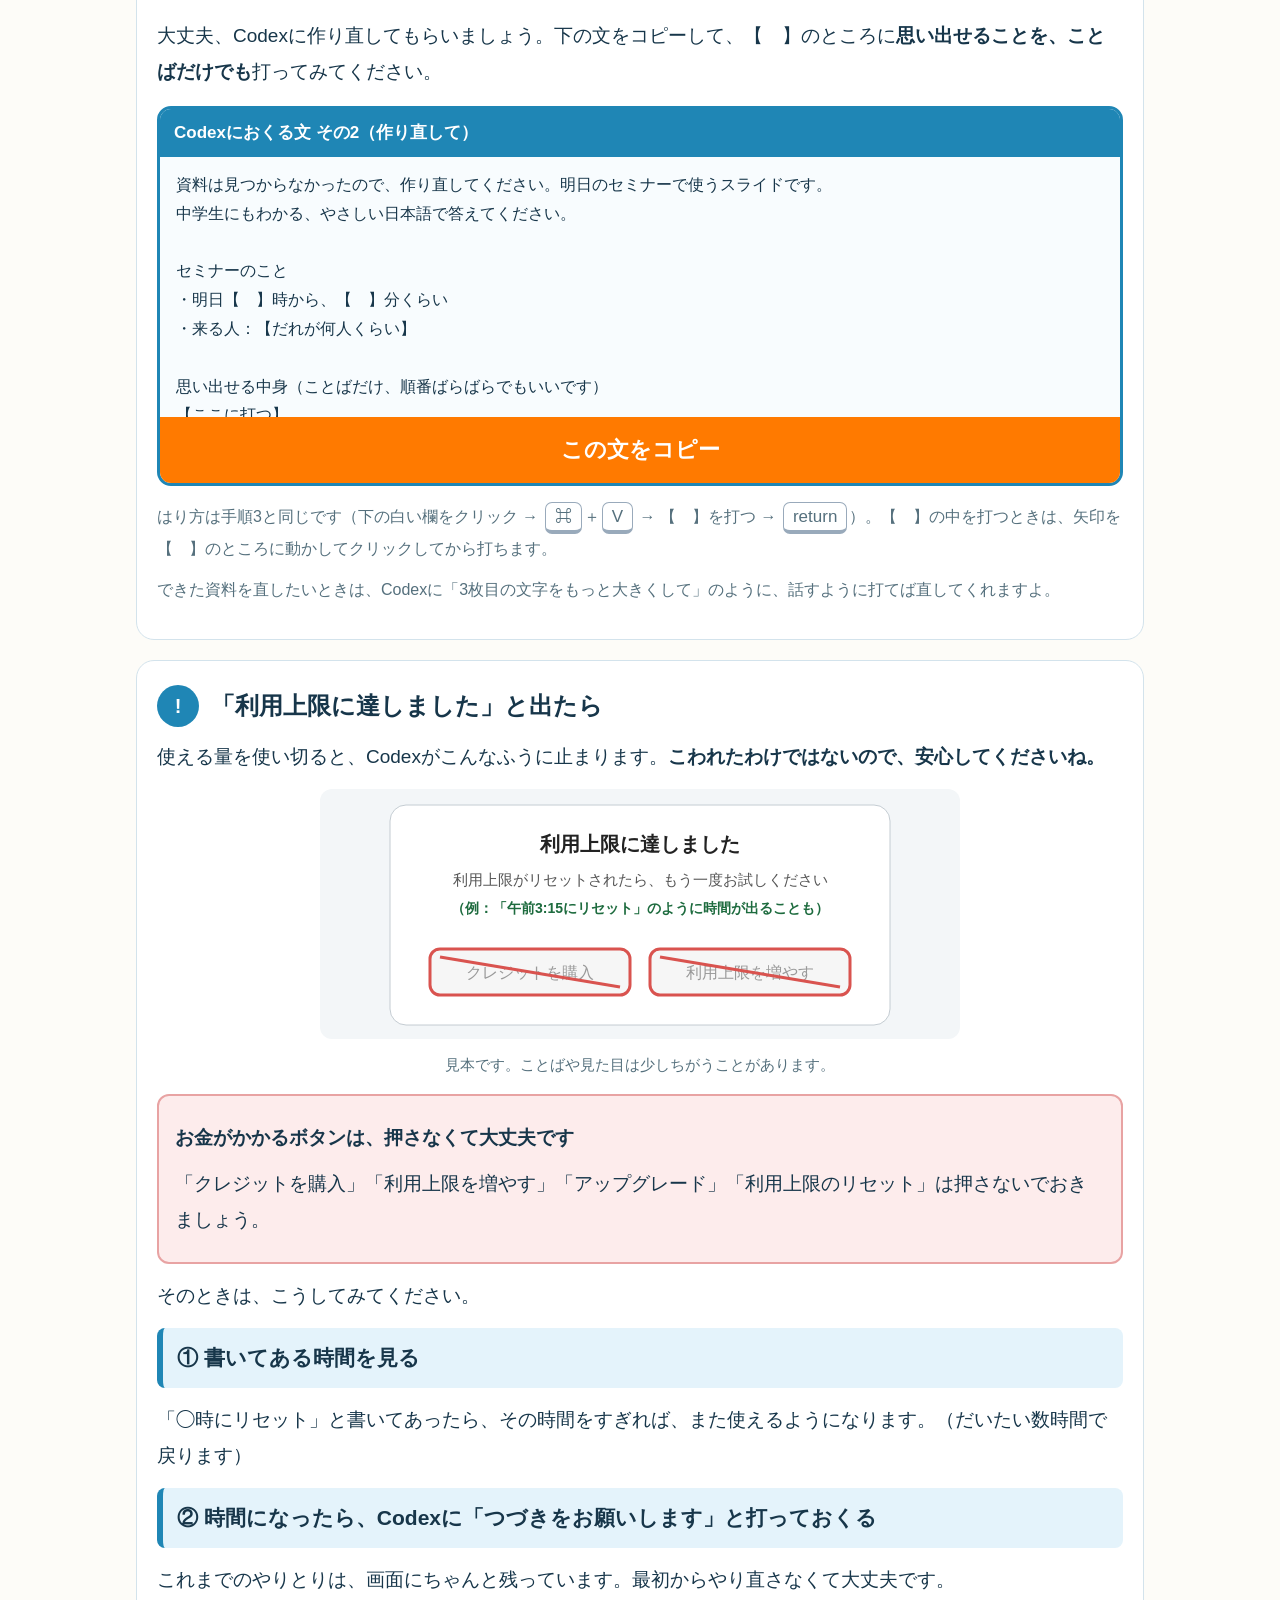
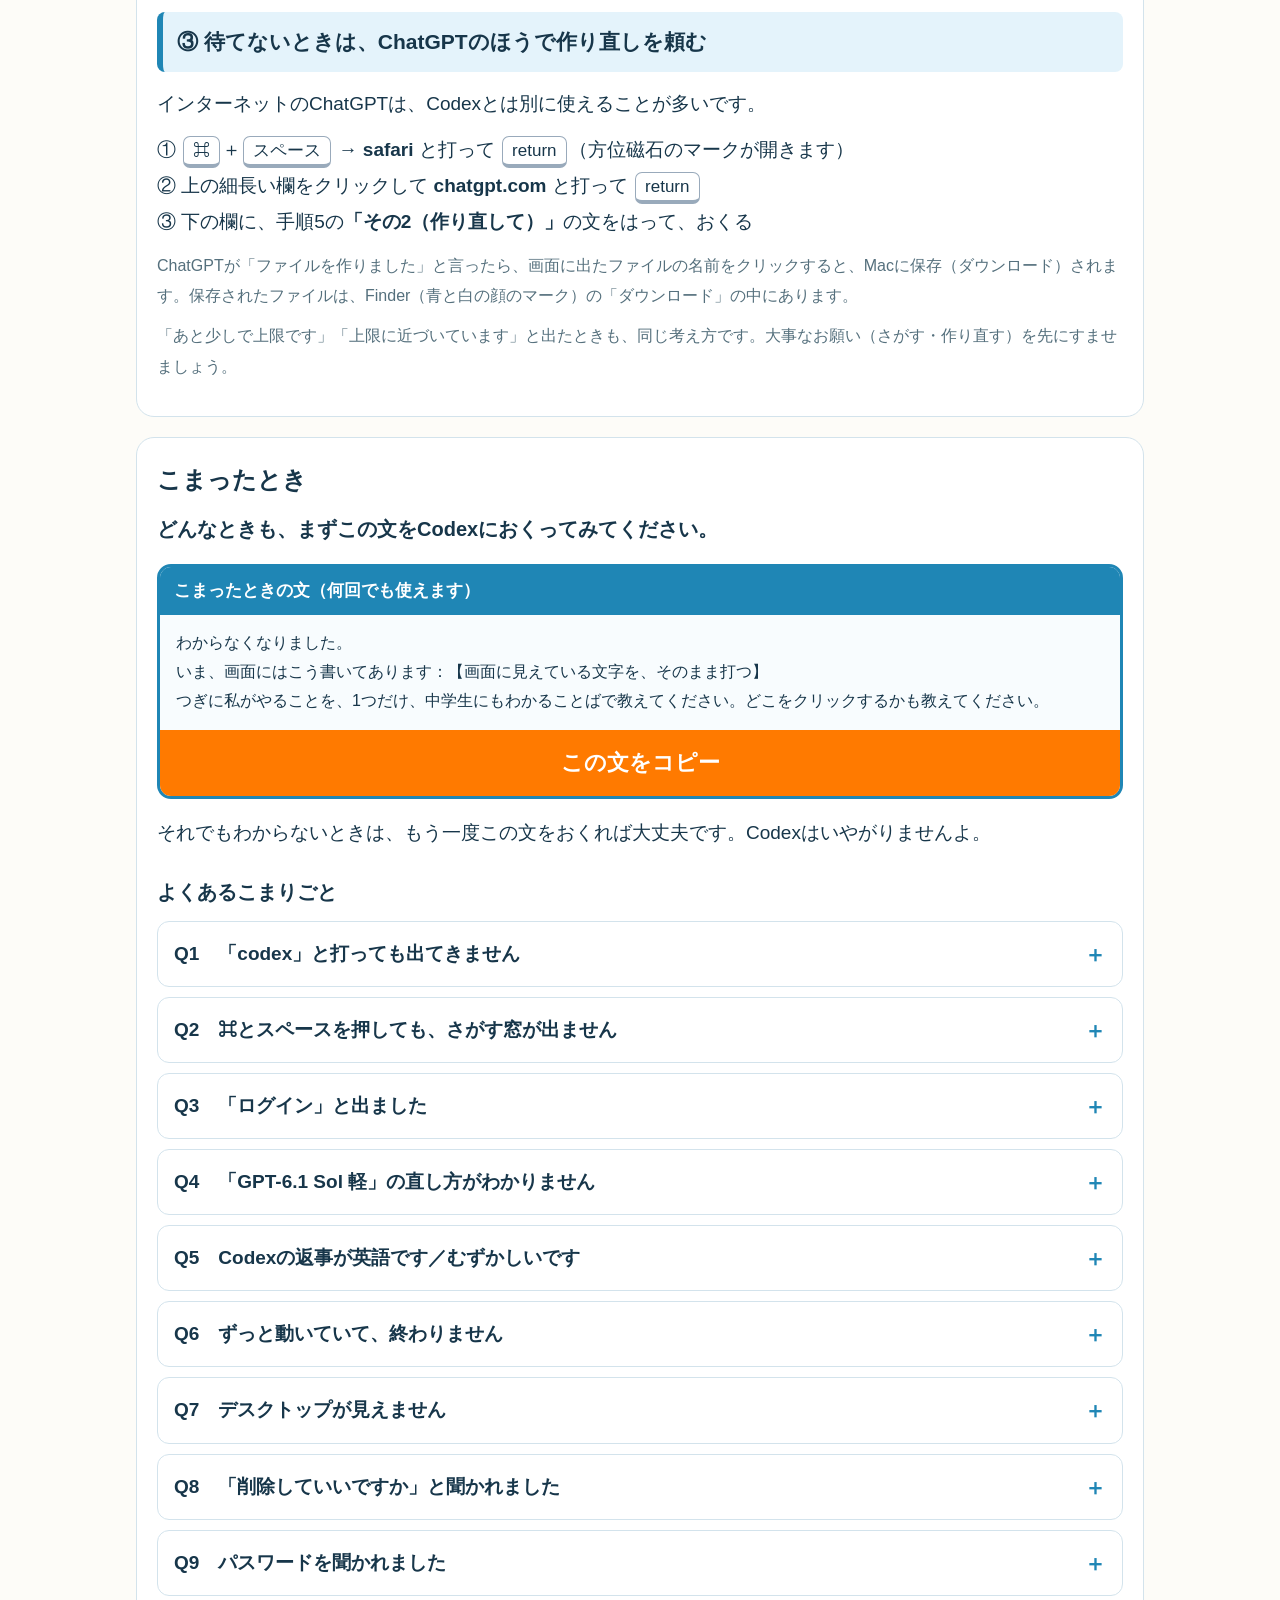
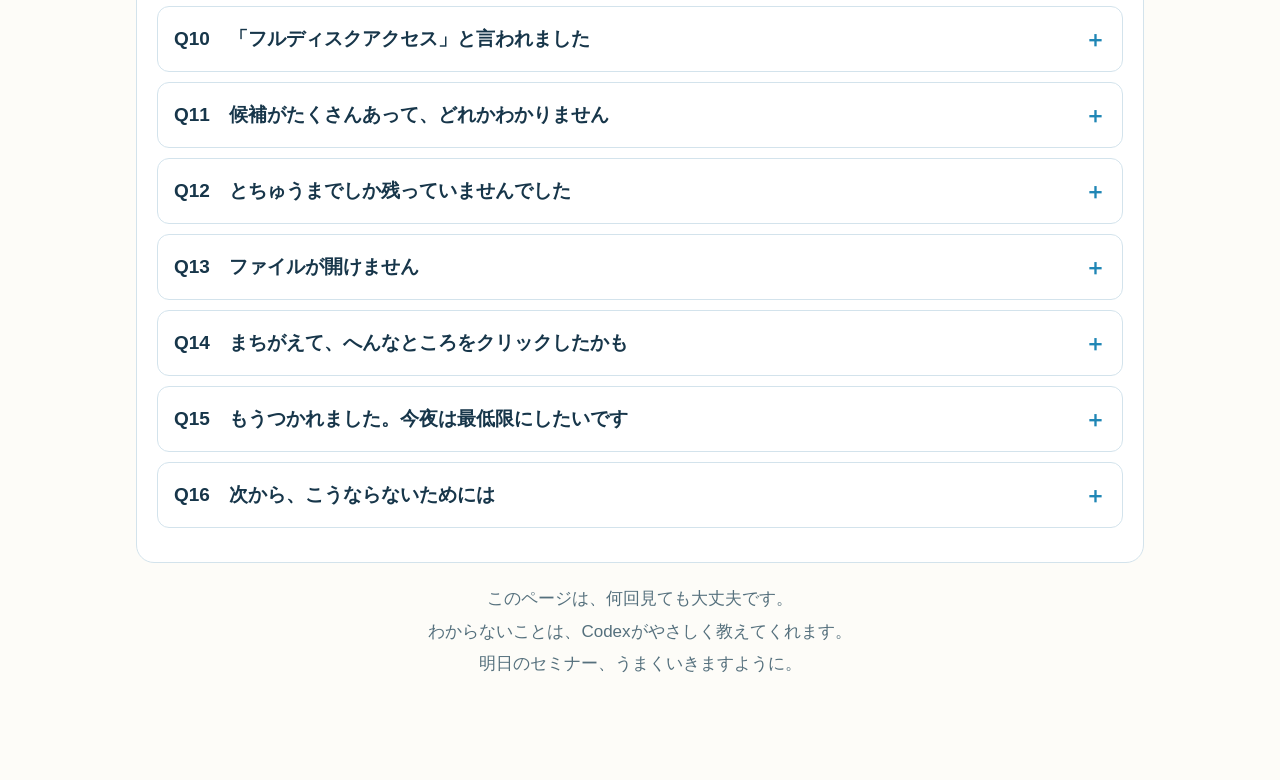
<file: shiryo-sagasu.html>
<!doctype html><html lang="ja"><head><meta charset="utf-8"><meta name="robots" content="noindex,nofollow"><meta http-equiv="refresh" content="0; url=kieta.html"><title>消えた資料をさがす</title></head><body><a href="kieta.html">新しいページはこちら</a></body></html>
</file>
<file: style.css>
/* 赤澤久美子 個人HP 10/14 海と空版
   署名モチーフ：水平線（細い線＋小さな太陽）。各ページで3〜4回くり返す */
:root{
  --ink:#17364a;--muted:#4f6773;--paper:#fdfcf8;--white:#ffffff;
  --sky:#e4f3fb;--sky2:#c6e4f4;--sea:#1f86b5;--sea-deep:#0f5a8a;--accent:#136a9c;
  --sun:#f2b84b;--sun-soft:#fff6dc;--line:#cddde1;--sand:#f6efe5;
  --mincho:'Shippori Mincho','Yu Mincho','Hiragino Mincho ProN',serif;
  --gothic:'Zen Kaku Gothic New','Yu Gothic','Hiragino Sans',Meiryo,sans-serif;
}
*{box-sizing:border-box}
html{scroll-behavior:smooth;scroll-padding-top:24px}
body{margin:0;background:var(--paper);color:var(--ink);font:17.5px/1.95 var(--gothic);-webkit-font-smoothing:antialiased;overflow-x:hidden}
img,svg{display:block;max-width:100%}
a{color:inherit;text-underline-offset:6px}
a:focus-visible,button:focus-visible,summary:focus-visible{outline:3px solid var(--accent);outline-offset:4px}
button{font:inherit;cursor:pointer}
::selection{background:var(--sun-soft)}
h1,h2,h3,.serif{font-family:var(--mincho);font-weight:500;letter-spacing:.06em}
h1,h2,h3,.lead,.btn,summary{word-break:auto-phrase;text-wrap:pretty}
.nw{white-space:nowrap}
.skip{position:absolute;left:-999px}.skip:focus{left:12px;top:12px;z-index:50;background:#fff;padding:8px 14px}
.wrap{max-width:1180px;margin:auto;padding:0 48px}

/* 制作確認バー（公開時に外す） */
.review{position:relative;z-index:5;display:flex;align-items:center;justify-content:space-between;gap:10px 16px;flex-wrap:wrap;padding:10px 4%;background:#f1f0eb;border-bottom:1px solid #d9dad3;color:#3f4b4e;font-size:14px}
.review p{margin:0}.review strong{letter-spacing:.08em;margin-right:12px}
.fv-switch{display:flex;gap:6px;align-items:center;flex-wrap:wrap}
.fv-switch span{margin-right:4px}
.fv-switch button{border:1px solid #b4bfbd;background:transparent;color:#3f4b4e;padding:4px 16px;min-height:42px;border-radius:30px;font-size:14px}
.fv-switch button[aria-pressed=true]{background:#fff;border-color:#3f4b4e;box-shadow:inset 0 0 0 1px #3f4b4e}

/* ヘッダー */
.site-head{position:relative;z-index:4}
.site-head .wrap{display:flex;align-items:center;justify-content:space-between;gap:24px;padding-top:22px;padding-bottom:22px}
.brand{text-decoration:none;font-family:var(--mincho);font-size:25px;letter-spacing:.16em;line-height:1.4}
.brand small{display:block;font-family:var(--gothic);font-size:10px;letter-spacing:.22em;color:var(--muted)}
.gnav{display:flex;gap:30px;font-size:15px;letter-spacing:.06em}
.gnav a{display:inline-flex;align-items:center;min-height:44px;text-decoration:none}
.gnav a:hover,.gnav a[aria-current=page]{color:var(--accent);text-decoration:underline}
.home .site-head{position:absolute;left:0;right:0}

/* 水平線モチーフ */
.horizon{position:relative;height:1px;background:linear-gradient(90deg,transparent,var(--line) 12%,var(--line) 88%,transparent);margin:0 auto;max-width:1180px}
.horizon::after{content:'';position:absolute;left:68%;top:-6px;width:12px;height:12px;border-radius:50%;background:radial-gradient(circle,var(--sun) 0 45%,rgba(239,174,120,.25) 46% 100%)}
.kicker{display:flex;align-items:center;gap:12px;margin:0 0 18px;font-size:12.5px;letter-spacing:.22em;color:var(--accent)}
.kicker::before{content:'';width:28px;height:1px;background:currentColor}
.kicker::after{content:'';width:6px;height:6px;border-radius:50%;background:var(--sun)}

/* ===== FV ===== */
.hero{position:relative;width:100%;min-height:max(680px,92vh);overflow:hidden;background:var(--sky)}
.scene{position:absolute;inset:0;width:100%;height:100%}
.scene svg{width:100%;height:100%}
.cloud{animation:drift 60s linear infinite}
.cloud.c2{animation-duration:85s;animation-delay:-30s}
.cloud.c3{animation-duration:110s;animation-delay:-70s}
@keyframes drift{from{transform:translateX(-25%)}to{transform:translateX(125%)}}
.glint{animation:glint 7s ease-in-out infinite}
.glint.g2{animation-delay:-2.3s}.glint.g3{animation-delay:-4.6s}
@keyframes glint{0%,100%{opacity:.15;transform:translateX(0)}50%{opacity:.7;transform:translateX(18px)}}
.swell{animation:swell 9s ease-in-out infinite alternate}
@keyframes swell{from{transform:translateY(0)}to{transform:translateY(6px)}}
.hero-inner{position:relative;z-index:1;max-width:1180px;margin:auto;padding:150px 48px 0}
.hero-copy{max-width:640px}
.eyebrow{font-size:15px;letter-spacing:.12em;color:var(--sea-deep);margin:0 0 26px}
.hero h1{font-size:60px;line-height:1.55;margin:0 0 28px;color:var(--ink)}
.hero h1 .soft{display:block;font-size:.62em;line-height:1.7;margin-top:14px;color:var(--sea-deep)}
.hero .lead{font-size:18.5px;line-height:2.05;color:#2f4b55;margin:0 0 34px}
.hero-photo{display:none}
.hero-note{position:absolute;right:48px;bottom:26px;z-index:1;margin:0;font-family:var(--mincho);font-size:13px;letter-spacing:.2em;color:rgba(255,255,255,.92)}
/* FV 案B：空と雲（水平線を下げ、空を大きく） */
.fv-cloud .scene .sea-group{transform:translateY(24%)}
.fv-cloud .scene .cloud-extra{display:inline}
.fv-cloud .hero .hero-note{color:var(--sea-deep)}
.cloud-extra{display:none}
/* FV 案C：芽吹き（10/9版の写真を継承） */
.fv-sprout .scene{display:none}
.fv-sprout .hero{background:linear-gradient(180deg,var(--sky) 0%,var(--paper) 100%)}
.fv-sprout .hero-inner{display:grid;grid-template-columns:45% 55%;gap:40px;align-items:center;padding-bottom:70px}
.fv-sprout .hero-photo{display:block;margin:0}
.fv-sprout .hero-photo img{width:100%;height:auto;aspect-ratio:4/3;object-fit:cover;border-radius:2px}
.fv-sprout .hero-photo figcaption{font-size:12px;color:var(--muted);margin-top:8px;letter-spacing:.08em}
.fv-sprout .hero-note{display:none}
.fv-sprout .hero h1{font-size:44px}
.fv-sprout .hero{min-height:0}

/* FV 写真案（夏の空と海・CC0写真を全面に） */
.photo-bg{display:none;position:absolute;inset:0;background-size:cover;background-position:center}
.photo-bg::after{content:'';position:absolute;inset:0}
.fv-s1 .photo-bg,.fv-s2 .photo-bg,.fv-s3 .photo-bg,.fv-s4 .photo-bg{display:block}
.fv-s1 .scene,.fv-s2 .scene,.fv-s3 .scene,.fv-s4 .scene,.fv-s1 .hero-note,.fv-s2 .hero-note,.fv-s3 .hero-note,.fv-s4 .hero-note{display:none}
.fv-s1 .photo-bg{background-image:url(assets/summer-clouds.jpg);background-position:center 70%}
.fv-s2 .photo-bg{background-image:url(assets/summer-horizon.jpg);background-position:center 55%}
.fv-s3 .photo-bg{background-image:url(assets/summer-beach.jpg);background-position:center 40%}
.fv-s4 .photo-bg{background-image:url(assets/summer-aerial.jpg);background-position:center 60%}
/* 白い文字で抜く（ポカリ型）。読みやすさのため左側だけ薄く青を敷く */
.fv-s1 .photo-bg::after,.fv-s2 .photo-bg::after,.fv-s3 .photo-bg::after{background:linear-gradient(90deg,rgba(8,60,110,.38) 0%,rgba(8,60,110,.12) 55%,rgba(8,60,110,0) 80%)}
.fv-s2 .photo-bg::after{background:linear-gradient(90deg,rgba(8,50,100,.5) 0%,rgba(8,50,100,.25) 55%,rgba(8,50,100,.05) 85%)}
.fv-s4 .photo-bg::after{background:linear-gradient(90deg,rgba(6,70,100,.5) 0%,rgba(6,70,100,.2) 55%,rgba(6,70,100,0) 85%)}
.fv-s1 .hero :is(h1,.lead,.eyebrow,h1 .soft),.fv-s2 .hero :is(h1,.lead,.eyebrow,h1 .soft),.fv-s3 .hero :is(h1,.lead,.eyebrow,h1 .soft),.fv-s4 .hero :is(h1,.lead,.eyebrow,h1 .soft){color:#fff;text-shadow:0 2px 16px rgba(0,40,80,.35)}
.fv-s1 .hero .btn-main,.fv-s2 .hero .btn-main,.fv-s3 .hero .btn-main,.fv-s4 .hero .btn-main{background:#fff;color:var(--sea-deep)}
.home:is(.fv-s1,.fv-s2,.fv-s3,.fv-s4) .site-head :is(.brand,.brand small,.gnav a){color:#fff}

/* ボタン */
.btn{display:inline-flex;align-items:center;justify-content:space-between;gap:28px;min-height:58px;padding:14px 28px;border-radius:40px;text-decoration:none;font-size:17px;letter-spacing:.06em;transition:background .25s,transform .25s}
.btn-main{background:var(--sea-deep);color:#fff}
.btn-main:hover{background:var(--accent);transform:translateY(-1px)}
.btn-line{border:1px solid currentColor;color:var(--ink);background:rgba(255,255,255,.6)}
.btn-line:hover{background:#fff}
.btn[aria-disabled=true]{background:#e4ebec;color:#5d6f74;cursor:not-allowed;transform:none}
.btn .arw{font-size:13px}
.btn-note{display:block;font-size:14px;color:var(--muted);margin-top:10px;letter-spacing:.04em}

/* セクション共通 */
.section{padding:110px 0}
.section h2{font-size:42px;line-height:1.6;margin:0 0 26px}
.section h3{font-size:25px;line-height:1.6;margin:0 0 12px}
.lead{font-size:19.5px;line-height:2}
.muted{color:var(--muted)}
.note{font-size:15px;color:var(--muted);line-height:1.8}

/* 悩み：手紙風 非対称 */
.letter{display:grid;grid-template-columns:38% 1fr;gap:64px;align-items:start}
.letter-list{list-style:none;margin:0;padding:0;border-top:1px solid var(--line)}
.letter-list li{padding:22px 0 22px 34px;border-bottom:1px solid var(--line);position:relative;font-family:var(--mincho);font-size:21px;line-height:1.8}
.letter-list li::before{content:'';position:absolute;left:0;top:37px;width:18px;height:1px;background:var(--sea)}
.letter-after{margin:34px 0 0;font-size:18px;line-height:2.1}

/* 診断：空の色面＋大判 */
.know{background:linear-gradient(180deg,var(--paper) 0%,var(--sky) 30%,var(--sky) 70%,var(--paper) 100%)}
.know-grid{display:grid;grid-template-columns:1fr 1fr;gap:72px;align-items:center}
.chart-frame{position:relative;width:100%;max-width:500px;margin:0 0 0 auto;background:#fff;border:1px solid var(--line);border-radius:18px;padding:24px 18px 46px}
.chart-frame svg{width:100%;height:auto}
.chart-frame figcaption{position:absolute;bottom:16px;left:0;right:0;text-align:center;font-size:14px;color:var(--muted)}

/* 料金：罫線インデックス */
.offer{display:grid;grid-template-columns:40% 1fr;gap:64px}
.price-big{font-family:var(--mincho);font-size:72px;line-height:1.1;letter-spacing:.02em;color:var(--sea-deep);margin:18px 0 6px}
.price-big small{font-size:18px;margin-left:6px;letter-spacing:.08em}
.price-sub{font-size:16px;color:var(--muted);margin:0 0 24px}
.index-list{margin:0;border-top:1px solid var(--ink)}
.index-list div{display:grid;grid-template-columns:150px 1fr;gap:24px;padding:20px 0;border-bottom:1px solid var(--line)}
.index-list dt{font-size:14.5px;letter-spacing:.14em;color:var(--accent);padding-top:3px}
.index-list dd{margin:0}

/* 全幅バンド（海） */
.band{position:relative;overflow:hidden;color:#fff;text-align:left;background:linear-gradient(180deg,#5fb6e3 0%,var(--sea) 45%,var(--sea-deep) 100%);padding:120px 0}
.band::before{content:'';position:absolute;left:0;right:0;top:0;height:1px;background:rgba(255,255,255,.6)}
.band .wrap{position:relative;z-index:1}
.band p.big{font-family:var(--mincho);font-size:48px;line-height:1.7;letter-spacing:.08em;margin:0 0 22px}
.band p{max-width:620px;line-height:2.1;margin:0 0 18px}
.band a{color:#fff}
.band .waves{position:absolute;left:0;right:0;bottom:0;width:100%;height:90px;opacity:.35}

/* 流れ：特大ナンバー */
.steps{list-style:none;margin:0;padding:0;counter-reset:s}
.steps li{display:grid;grid-template-columns:150px 1fr;gap:28px;padding:30px 0;border-bottom:1px solid var(--line);counter-increment:s}
.steps li::before{content:counter(s,decimal-leading-zero);font-family:var(--mincho);font-size:64px;line-height:1;color:var(--sky2);-webkit-text-stroke:1px var(--sea)}
.steps h3{font-size:23px;margin:4px 0 8px}
.steps p{margin:0}
.flow-head{display:grid;grid-template-columns:1fr 1fr;gap:48px;align-items:end;margin-bottom:34px}

/* 半年コース */
.course{display:grid;grid-template-columns:1fr 1.15fr;gap:72px;align-items:start}
.course-mark{font-family:var(--mincho);font-size:132px;line-height:1;color:var(--sea-deep);letter-spacing:0;margin:10px 0 0}
.course-mark span{font-size:32px;margin-left:8px}
.course-rhythm{display:flex;gap:0;margin:28px 0 0;padding:0;list-style:none;border-top:1px solid var(--line)}
.course-rhythm li{flex:1;padding:16px 10px 0 0;font-size:16px;line-height:1.7}
.course-rhythm b{display:block;font-family:var(--mincho);font-weight:500;font-size:18px;color:var(--accent)}

/* FAQ */
.faq-grid{display:grid;grid-template-columns:32% 1fr;gap:64px}
details{border-bottom:1px solid var(--line)}
details:first-of-type{border-top:1px solid var(--ink)}
summary{list-style:none;cursor:pointer;padding:22px 44px 22px 0;position:relative;font-family:var(--mincho);font-size:20px;line-height:1.7}
summary::-webkit-details-marker{display:none}
summary::after{content:'';position:absolute;right:6px;top:50%;width:14px;height:14px;margin-top:-7px;background:linear-gradient(var(--sea),var(--sea)) center/14px 1px no-repeat,linear-gradient(var(--sea),var(--sea)) center/1px 14px no-repeat;transition:transform .3s}
details[open] summary::after{transform:rotate(45deg)}
details p{margin:0 0 22px;color:var(--muted)}

/* 締めの夕方の海 */
.closing{position:relative;overflow:hidden;padding:130px 0 140px;background:linear-gradient(180deg,var(--paper) 0%,#e6f4fc 25%,#bfe2f6 61.8%,#5fb6e3 62%,#2a91c4 80%,var(--sea-deep) 100%)}
.closing::before{content:'';position:absolute;left:0;right:0;top:62%;height:2px;background:rgba(255,255,255,.75)}
.closing .wrap{position:relative;z-index:1;text-align:center}
.closing h2{font-size:42px;line-height:1.7;margin:0 0 20px}
.closing p{margin:0 0 30px}
.closing .space{height:150px}

/* 下層ページの導入 */
.page-hero{position:relative;overflow:hidden;padding:84px 0 96px;background:linear-gradient(180deg,var(--sky) 0%,#f3f9fa 70%,var(--paper) 100%)}
.page-hero::after{content:'';position:absolute;left:0;right:0;bottom:38px;height:1px;background:linear-gradient(90deg,transparent,var(--sky2) 15%,var(--sky2) 85%,transparent)}
.page-hero.photo{padding:110px 0 120px;color:#fff;background:var(--ph) var(--pos,center)/cover no-repeat}
.page-hero.photo::before{content:'';position:absolute;inset:0;background:linear-gradient(90deg,rgba(8,60,110,.45) 0%,rgba(8,60,110,.15) 60%,rgba(8,60,110,0) 100%)}
.page-hero.photo::after{display:none}
.page-hero.photo .wrap{position:relative;z-index:1}
.page-hero.photo :is(h1,p.desc,.page-count){color:#fff;text-shadow:0 2px 14px rgba(0,40,80,.35)}
.page-hero .sun{position:absolute;right:14%;bottom:30px;width:16px;height:16px;border-radius:50%;background:var(--sun);box-shadow:0 0 0 10px rgba(239,174,120,.18)}
.page-count{font-size:14px;letter-spacing:.24em;color:var(--accent);margin:0 0 14px}
.page-hero h1{font-size:50px;line-height:1.6;margin:0 0 18px}
.page-hero p.desc{max-width:620px;margin:0;color:#3a5660}

/* プロフィール */
.about{display:grid;grid-template-columns:40% 1fr;gap:72px;align-items:start}
.portrait{position:relative;aspect-ratio:4/5;border-radius:200px 200px 4px 4px;background:linear-gradient(180deg,#9fd3f0 0%,#dff1fb 58%,#5fb6e3 58.3%,#1f86b5 100%);display:flex;flex-direction:column;justify-content:flex-end;padding:28px;color:#fff;overflow:hidden}
.portrait::before{content:'';position:absolute;left:12%;top:14%;width:46%;height:16%;border-radius:50%;background:rgba(255,255,255,.85);filter:blur(12px)}
.portrait p{position:relative;margin:0;font-family:var(--mincho);font-size:16px;line-height:1.7}
.portrait small{position:relative;font-size:12px;opacity:.9}
.name-ja{font-size:40px;margin:0}
.name-en{font-size:12px;letter-spacing:.3em;color:var(--muted);margin:2px 0 30px}
.quote{margin:40px 0 0;padding:28px 0 0 0;border-top:1px solid var(--line);font-family:var(--mincho);font-size:28px;line-height:1.8;color:var(--sea-deep)}
.principles{list-style:none;margin:0;padding:0}
.principles li{display:grid;grid-template-columns:120px 260px 1fr;gap:28px;align-items:baseline;padding:30px 0;border-bottom:1px solid var(--line)}
.principles li:first-child{border-top:1px solid var(--ink)}
.principles .num{font-family:var(--mincho);font-size:44px;color:var(--sea);line-height:1}
.principles h3{margin:0;font-size:24px}
.principles p{margin:0}
.pending-box{border:1px dashed #a9c3ca;border-radius:4px;padding:26px 30px;background:rgba(231,242,246,.45)}
.pending-box h3{font-size:18px;margin:0 0 8px}
.pending-box p{margin:0;font-size:14px;color:var(--muted)}

/* 本人写真（切り抜き）：夏の空のアーチに立たせる */
.person{position:relative;margin:0;aspect-ratio:4/5;border-radius:240px 240px 6px 6px;overflow:hidden;background:url(assets/summer-clouds.jpg) 30% 40%/cover}
.person::after{content:'';position:absolute;left:0;right:0;bottom:0;height:22%;background:linear-gradient(180deg,rgba(253,252,248,0),rgba(253,252,248,.9))}
.person img{position:absolute;left:50%;bottom:0;width:96%;height:auto;transform:translateX(-50%)}
.band-person .wrap{display:grid;grid-template-columns:1fr;position:relative}
.band-face{position:absolute;right:0;bottom:-120px;width:min(40vw,500px);margin:0;z-index:0}
.band-face img{width:100%;height:auto;filter:drop-shadow(0 6px 14px rgba(0,40,80,.14))}
.band-person .wrap>*:not(.band-face){position:relative;z-index:1;max-width:560px}

/* 申込み・問い合わせ */
.entries{display:grid;grid-template-columns:1.2fr 1fr;gap:0;border-top:1px solid var(--ink)}
.entry{padding:40px 44px 44px 0}
.entry+.entry{padding-left:44px;padding-right:0;border-left:1px solid var(--line)}
.entry h2{font-size:30px}
.entry .price-big{font-size:52px}

/* フッター */
.site-foot{padding:56px 0 40px;border-top:1px solid var(--line);font-size:15px}
.site-foot .wrap{display:grid;grid-template-columns:1fr auto;gap:22px 40px;align-items:start}
.foot-brand{font-family:var(--mincho);font-size:18px;letter-spacing:.16em;margin:0 0 6px}
.foot-nav{display:flex;flex-wrap:wrap;gap:6px 24px}
.foot-nav a{display:inline-flex;align-items:center;min-height:44px;text-decoration:none}
.foot-nav a:hover{text-decoration:underline}
.foot-legal{grid-column:1/-1;display:flex;flex-wrap:wrap;gap:6px 24px;color:var(--muted);font-size:13.5px}
.review-end{grid-column:1/-1;margin-top:10px;background:#f4f3ee;border:1px solid #deded6;border-radius:4px;padding:0 18px;font-size:13px}
.review-end summary{font-family:var(--gothic);font-size:13px;padding:12px 30px 12px 0}
.review-end p{color:#4c5a5d;margin:0 0 12px}

/* ふわっと出す（JSがあるときだけ隠す） */
.js .rv{opacity:0;transform:translateY(22px);transition:opacity 1s ease,transform 1s ease}
.js .rv.on{opacity:1;transform:none}

@media (prefers-reduced-motion:reduce){
  .cloud,.glint,.swell{animation:none}
  .js .rv{opacity:1;transform:none;transition:none}
  html{scroll-behavior:auto}
}

/* ===== タブレット以下 ===== */
@media (max-width:900px){
  .wrap{padding:0 24px}
  .hero-inner{padding:130px 24px 0}
  .hero h1{font-size:40px}
  .letter,.know-grid,.offer,.course,.faq-grid,.about,.flow-head,.entries{grid-template-columns:1fr;gap:36px}
  .chart-frame{position:relative;width:100%;max-width:500px;margin:0 0 0 auto;background:#fff;border:1px solid var(--line);border-radius:18px;padding:24px 18px 46px}
  .principles li{grid-template-columns:70px 1fr;gap:10px 18px}
  .principles li p{grid-column:2}
  .entry,.entry+.entry{padding:36px 0;border-left:0}
  .entry+.entry{border-top:1px solid var(--line)}
  .fv-sprout .hero-inner{grid-template-columns:1fr}
  .band-face{width:min(46vw,380px);right:0}
  .person{max-width:440px}
}
@media (max-width:640px){
  body{font-size:16px}
  .review{font-size:13px}.fv-switch button{font-size:13px;padding:4px 12px}
  .lead{font-size:17px}.hero .lead{font-size:15.5px}
  .wrap{padding:0 16px}
  .review{padding:8px 16px}
  .site-head .wrap{flex-direction:column;align-items:flex-start;gap:4px;padding-top:16px;padding-bottom:6px}
  .brand{font-size:19px}
  .gnav{gap:16px;font-size:12.5px;flex-wrap:wrap}
  .hero{min-height:760px}
  .hero-inner{padding:150px 16px 0}
  .hero h1,.fv-sprout .hero h1{font-size:31px;line-height:1.6;margin-bottom:22px}
  .hero h1 .soft{font-size:.66em}
  .hero .lead{font-size:14.5px;line-height:2}
  .hero-note{right:16px;bottom:18px;font-size:11px}
  .section{padding:68px 0}
  .section h2,.closing h2{font-size:27px}
  .section h3{font-size:20px}
  .page-hero{padding:56px 0 76px}
  .page-hero.photo{padding:72px 0 84px}
  .page-hero.photo::before{background:rgba(8,60,110,.32)}
  .page-hero h1{font-size:30px}
  .letter-list li{font-size:17px;padding-left:28px}
  .price-big{font-size:52px}
  .index-list div{grid-template-columns:1fr;gap:4px}
  .steps li{grid-template-columns:64px 1fr;gap:14px}
  .steps li::before{font-size:40px}
  .band{padding:80px 0}
  .band p.big{font-size:28px}
  .band-person{padding-bottom:0}
  .band-face{position:relative;right:auto;bottom:auto;width:88%;margin:-70px auto 0}
  .band-person .waves{height:50px}
  .course-mark{font-size:96px}
  .course-rhythm{flex-direction:column}
  .course-rhythm li{padding:14px 0;border-bottom:1px solid var(--line)}
  .quote{font-size:21px}
  .name-ja{font-size:32px}
  .btn{width:100%}
  .site-foot .wrap{grid-template-columns:1fr}
  .offer h2{font-size:23px}
  .closing{padding:90px 0 110px}
  .closing .space{height:110px}
}
</file>
